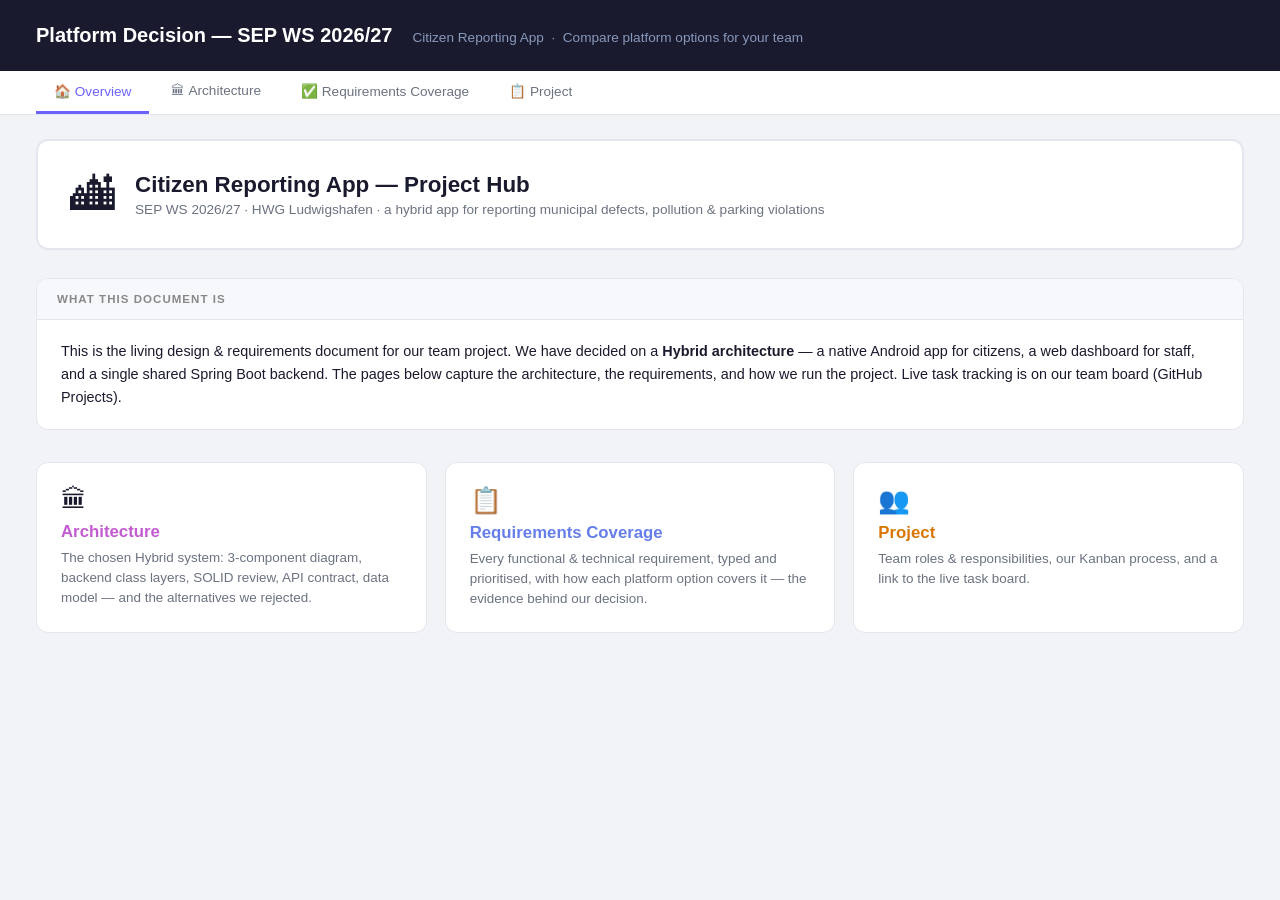
<file: index.html>
<!DOCTYPE html>
<html lang="en">
<head>
  <meta charset="utf-8">
  <meta http-equiv="refresh" content="0; url=./platform-comparison.html">
  <link rel="canonical" href="./platform-comparison.html">
  <title>SEP Citizen Reporting</title>
</head>
<body>
  <p>Redirecting to <a href="./platform-comparison.html">the project page</a>&hellip;</p>
</body>
</html>
</file>
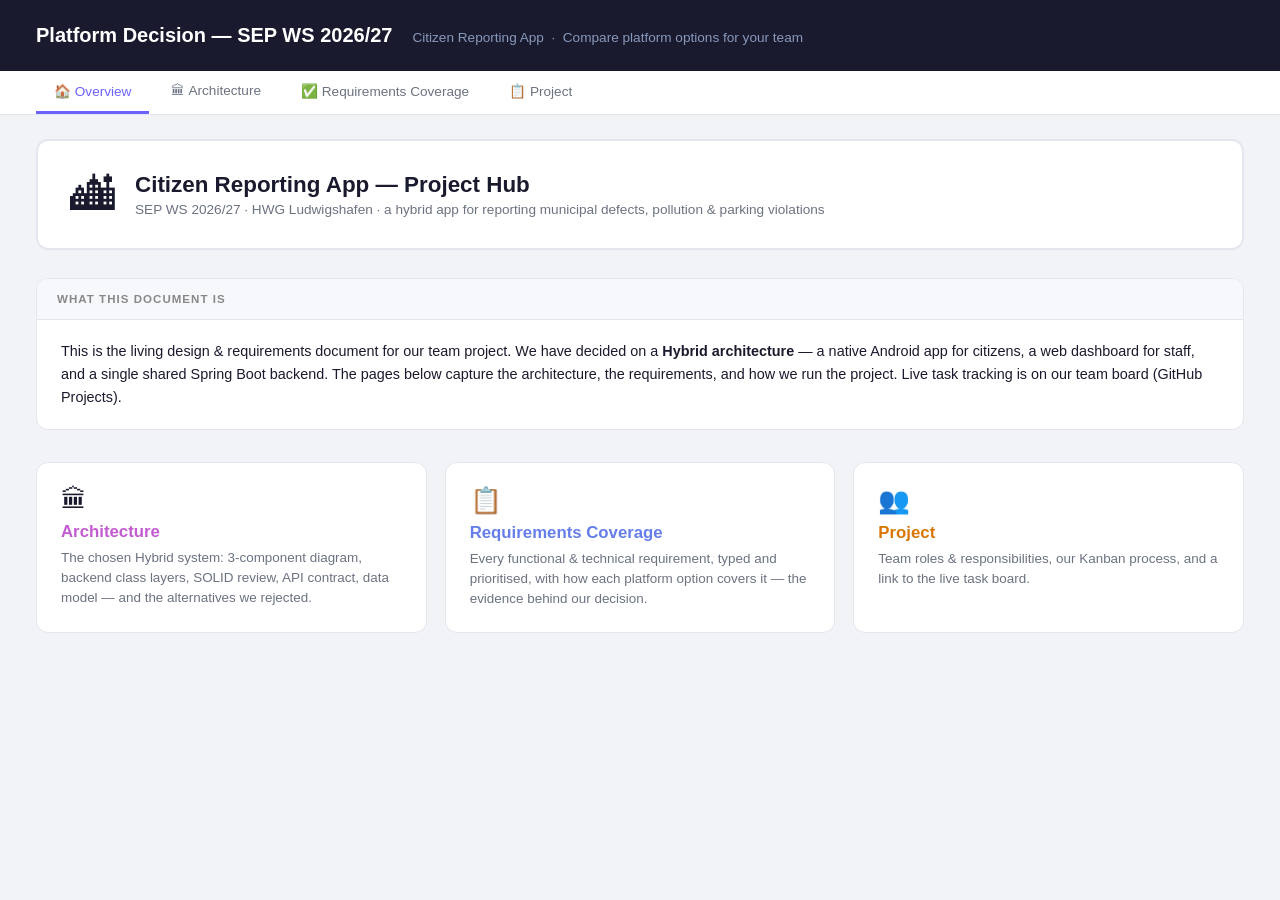
<file: platform-comparison.html>
<!DOCTYPE html>
<html lang="en">
<head>
<meta charset="UTF-8">
<meta name="viewport" content="width=device-width, initial-scale=1.0">
<title>Platform Decision — SEP WS 2026/27</title>
<style>
* { box-sizing: border-box; margin: 0; padding: 0; }

:root {
  --web:     #667eea;
  --desktop: #f09319;
  --mobile:  #11998e;
  --hybrid:  #c35bd1;
  --bg:      #f2f3f7;
  --surface: #ffffff;
  --border:  #e4e6ed;
  --text:    #1a1a2e;
  --muted:   #6b7280;
  --green:   #16a34a;
  --red:     #dc2626;
}

body { font-family: -apple-system, BlinkMacSystemFont, "Segoe UI", sans-serif; background: var(--bg); color: var(--text); }
html { overflow-y: scroll; }

/* ── HEADER ── */
header { background: var(--text); color: white; padding: 24px 36px; display: flex; align-items: baseline; gap: 20px; }
header h1 { font-size: 1.25rem; font-weight: 700; }
header span { color: #8899bb; font-size: 0.85rem; }

/* ── NAV TABS ── */
.tabs { background: var(--surface); border-bottom: 1px solid var(--border); padding: 0 36px; display: flex; gap: 4px; }
.tab { padding: 12px 18px; font-size: 0.85rem; font-weight: 500; color: var(--muted); border-bottom: 3px solid transparent; cursor: pointer; white-space: nowrap; transition: all 0.15s; }
.tab:hover { color: var(--text); }
.tab.active { color: #6c63ff; border-bottom-color: #6c63ff; }
.tab[data-view="web"].active    { color: var(--web);     border-bottom-color: var(--web); }
.tab[data-view="desktop"].active{ color: var(--desktop); border-bottom-color: var(--desktop); }
.tab[data-view="mobile"].active { color: var(--mobile);  border-bottom-color: var(--mobile); }
.tab[data-view="hybrid"].active { color: var(--hybrid);  border-bottom-color: var(--hybrid); }

/* ── TOOLBAR ── */
.toolbar { background: var(--surface); border-bottom: 1px solid var(--border); padding: 10px 36px; display: flex; gap: 10px; align-items: center; flex-wrap: wrap; }
.toolbar-label { font-size: 0.8rem; color: var(--muted); }
.chip { padding: 5px 14px; border-radius: 16px; border: 1.5px solid var(--border); background: var(--surface); font-size: 0.8rem; font-weight: 500; color: var(--muted); cursor: pointer; transition: all 0.15s; user-select: none; }
.chip:hover { border-color: #6c63ff; color: #6c63ff; }
.chip.sel { background: #6c63ff; border-color: #6c63ff; color: white; }
.chip[data-p="web"].sel    { background: var(--web);     border-color: var(--web); }
.chip[data-p="desktop"].sel{ background: var(--desktop); border-color: var(--desktop); }
.chip[data-p="mobile"].sel { background: var(--mobile);  border-color: var(--mobile); }
.chip[data-p="hybrid"].sel { background: var(--hybrid);  border-color: var(--hybrid); }
.sep { width: 1px; height: 20px; background: var(--border); margin: 0 4px; }

/* ── MAIN ── */
.main { padding: 24px 36px; max-width: 1600px; margin: 0 auto; }

/* ── CARDS GRID ── */
.cards-grid { display: grid; gap: 18px; grid-template-columns: repeat(4, 1fr); }
.cards-grid.two-col   { grid-template-columns: repeat(2, 1fr); }
.cards-grid.three-col { grid-template-columns: repeat(3, 1fr); }

.card {
  background: var(--surface);
  border-radius: 12px;
  border: 2px solid var(--border);
  overflow: hidden;
  transition: border-color 0.2s, box-shadow 0.2s, opacity 0.2s, transform 0.15s;
  cursor: default;
}
.card:hover { box-shadow: 0 4px 18px rgba(0,0,0,0.1); }
.card.hidden { display: none; }

.card-header { padding: 16px 20px; display: flex; align-items: center; gap: 12px; }
.card[data-p="web"]    .card-header { background: #667eea12; border-bottom: 2px solid #667eea30; }
.card[data-p="desktop"].card-header { background: #f0931912; border-bottom: 2px solid #f0931930; }
.card[data-p="mobile"] .card-header { background: #11998e12; border-bottom: 2px solid #11998e30; }
.card[data-p="hybrid"] .card-header { background: #c35bd112; border-bottom: 2px solid #c35bd130; }
.card-icon { font-size: 1.6rem; }
.card-name { font-size: 1rem; font-weight: 700; }
.card-sub  { font-size: 0.75rem; color: var(--muted); margin-top: 2px; }
.badge { margin-left: auto; font-size: 0.65rem; font-weight: 700; padding: 3px 9px; border-radius: 12px; letter-spacing: 0.04em; white-space: nowrap; }
.badge-rec  { background: #6c63ff; color: white; }
.badge-high { background: #dc262618; color: var(--red); }
.badge-combo{ background: #c35bd118; color: var(--hybrid); }

/* ── SECTION ── */
.section { padding: 14px 20px; border-top: 1px solid #f0f0f6; }
.sec-title { font-size: 0.67rem; font-weight: 700; text-transform: uppercase; letter-spacing: 0.09em; color: #aaa; margin-bottom: 10px; }

/* ── TAGS ── */
.tags { display: flex; flex-wrap: wrap; gap: 5px; }
.tag { padding: 3px 9px; border-radius: 5px; font-size: 0.73rem; font-weight: 500; }
.t-lang { background: #eef; color: #446; }
.t-fw   { background: #efe; color: #363; }
.t-db   { background: #fef3e2; color: #863; }
.t-map  { background: #e8f4fd; color: #256; }
.t-warn { background: #fef2f2; color: #991b1b; }

/* ── SCORES ── */
.scores { display: flex; flex-direction: column; gap: 9px; }
.sc-row { display: grid; grid-template-columns: 130px 1fr 36px; align-items: center; gap: 8px; }
.sc-label { font-size: 0.76rem; color: var(--muted); }
.sc-track { background: #f0f0f6; border-radius: 4px; height: 7px; overflow: visible; position: relative; }
.sc-bar   { height: 100%; border-radius: 4px; transition: width 0.5s ease; }
.card[data-p="web"]    .sc-bar { background: var(--web); }
.card[data-p="desktop"].sc-bar { background: var(--desktop); }
.card[data-p="mobile"] .sc-bar { background: var(--mobile); }
.card[data-p="hybrid"] .sc-bar { background: var(--hybrid); }
.sc-num { font-size: 0.72rem; font-weight: 600; color: var(--muted); text-align: right; }
.sc-best .sc-bar::after { content: "★"; position: absolute; right: -16px; top: -6px; font-size: 0.75rem; color: #f59e0b; }

/* ── PROS CONS ── */
.pc { display: grid; grid-template-columns: 1fr 1fr; gap: 10px; }
.pc-head { font-size: 0.72rem; font-weight: 700; margin-bottom: 6px; }
.pc-head.g { color: var(--green); }
.pc-head.r { color: var(--red); }
.pc-item { font-size: 0.77rem; color: #444; padding-left: 13px; position: relative; margin-bottom: 5px; line-height: 1.35; }
.pc-item.g::before { content: "+"; position: absolute; left: 0; color: var(--green); font-weight: 700; }
.pc-item.r::before { content: "−"; position: absolute; left: 0; color: var(--red); font-weight: 700; }

/* ── ARCHITECTURE (overview cards — diagram only) ── */
.arch-diagram {
  background: #f7f8fc; border-radius: 8px; padding: 12px 14px;
  font-family: "SFMono-Regular", Consolas, monospace; font-size: 0.72rem;
  line-height: 1.75; color: #334; white-space: pre; overflow-x: auto;
}

/* ── KNOWLEDGE ── */
.k-legend { display: flex; gap: 12px; margin-bottom: 8px; }
.k-leg { font-size: 0.7rem; color: var(--muted); display: flex; align-items: center; gap: 4px; }
.dot { width: 7px; height: 7px; border-radius: 50%; flex-shrink: 0; }
.dk { background: var(--green); }
.dl { background: #f59e0b; }
.dh { background: var(--red); }
.k-list { list-style: none; }
.k-list li { font-size: 0.78rem; padding: 5px 0; border-bottom: 1px solid #f4f4f8; display: flex; align-items: center; gap: 8px; color: #444; }
.k-list li:last-child { border-bottom: none; }

/* ── REQUIREMENTS TABLE ── */
.req-table { width: 100%; border-collapse: collapse; font-size: 0.8rem; table-layout: fixed; }
.req-table th { background: #f7f8fc; padding: 9px 12px; text-align: left; font-size: 0.72rem; font-weight: 700; text-transform: uppercase; letter-spacing: 0.06em; color: #aaa; border-bottom: 2px solid var(--border); white-space: nowrap; }
.req-table th.center { text-align: center; }
.req-table td { padding: 9px 12px; border-bottom: 1px solid #f4f4f8; vertical-align: middle; }
.req-table tr:last-child td { border-bottom: none; }
.req-table tr:hover td { background: #fafafa; }
.req-name { font-weight: 600; color: var(--text); }
.req-desc { font-size: 0.73rem; color: var(--muted); margin-top: 2px; }
.req-cell { text-align: center; }
.fit { display: inline-flex; align-items: center; gap: 4px; padding: 2px 8px; border-radius: 10px; font-size: 0.72rem; font-weight: 600; max-width: 100%; overflow: hidden; text-overflow: ellipsis; white-space: nowrap; }
.fit-good  { color: #374151; }
.fit-ok    { background: #fef9c3; color: #854d0e; }
.fit-poor  { background: #fee2e2; color: #991b1b; }
.fit-great { color: #374151; }

/* source / type / role / priority badges */
.src-badge { display: inline-block; font-size: 0.67rem; font-weight: 700; padding: 2px 7px; border-radius: 8px; white-space: nowrap; letter-spacing: 0.02em; }
.src-assigned { background: #dbeafe; color: #1e40af; }
.src-implied  { background: #fef9c3; color: #854d0e; }
.src-ext      { background: #f3e8ff; color: #6b21a8; }
.type-badge, .role-badge, .pri-badge { display: inline-block; font-size: 0.67rem; font-weight: 700; padding: 2px 7px; border-radius: 8px; white-space: nowrap; }
.type-func { background: #e0f2fe; color: #0369a1; }
.type-tech { background: #fce7f3; color: #9d174d; }
.role-citizen { background: #ecfdf5; color: #065f46; }
.role-staff   { background: #eff6ff; color: #1e40af; }
.role-both    { background: #f5f3ff; color: #5b21b6; }
.pri-core { background: #fef3c7; color: #92400e; }
.pri-opt  { background: #f1f5f9; color: #475569; }

/* ── REQ FILTER BAR ── */
.req-filter-bar { background: white; border-radius: 12px; border: 1px solid var(--border); padding: 12px 16px; margin-top: 12px; display: flex; gap: 10px; align-items: center; flex-wrap: wrap; }
.req-filter-group { display: flex; align-items: center; gap: 6px; }
.req-filter-label { font-size: 0.75rem; font-weight: 700; color: var(--muted); white-space: nowrap; }
.req-filter-sep { width: 1px; height: 22px; background: var(--border); }

/* empty state */
.req-empty { text-align: center; padding: 32px; color: var(--muted); font-size: 0.85rem; background: white; border-radius: 12px; border: 1px solid var(--border); margin-top: 0; }

/* ── VIEWS ── */
.view { display: none; }
.view.active { display: block; }

/* ── SECTION VISIBILITY ── */
.section[data-sec] { }

/* ── DETAIL PAGE ── */
.detail-page { display: flex; flex-direction: column; gap: 28px; }

.detail-hero {
  background: var(--surface); border-radius: 12px; border: 2px solid var(--border);
  padding: 28px 32px; display: flex; align-items: center; gap: 20px;
}
.detail-hero-icon { font-size: 2.8rem; flex-shrink: 0; }
.detail-hero-title { font-size: 1.4rem; font-weight: 700; }
.detail-hero-sub { font-size: 0.85rem; color: var(--muted); margin-top: 4px; }
.detail-hero-badge { margin-left: auto; font-size: 0.7rem; font-weight: 700; padding: 5px 14px; border-radius: 14px; white-space: nowrap; }

.view[id^="view-web"]     .detail-hero { border-color: #667eea40; background: #667eea08; }
.view[id^="view-desktop"] .detail-hero { border-color: #f0931940; background: #f0931908; }
.view[id^="view-mobile"]  .detail-hero { border-color: #11998e40; background: #11998e08; }
.view[id^="view-hybrid"]  .detail-hero { border-color: #c35bd140; background: #c35bd108; }

.detail-grid { display: grid; grid-template-columns: 1fr 1fr; gap: 20px; }
.detail-grid.single { grid-template-columns: 1fr; }

.detail-card {
  background: var(--surface); border-radius: 12px; border: 1px solid var(--border);
  overflow: hidden;
}
.detail-card-header {
  padding: 14px 20px; background: #f7f8fc; border-bottom: 1px solid var(--border);
  font-size: 0.72rem; font-weight: 700; text-transform: uppercase;
  letter-spacing: 0.09em; color: #888;
}
.detail-card-body { padding: 18px 20px; }

/* tech table */
.tech-table { width: 100%; border-collapse: collapse; }
.tech-table tr { border-bottom: 1px solid #f0f0f6; }
.tech-table tr:last-child { border-bottom: none; }
.tech-table td { padding: 9px 4px; vertical-align: top; font-size: 0.82rem; }
.tech-table td:first-child { width: 130px; font-weight: 600; color: var(--muted); font-size: 0.75rem; padding-right: 12px; padding-top: 11px; }
.tech-tags { display: flex; flex-wrap: wrap; gap: 5px; }

/* component list */
.comp-list { display: flex; flex-direction: column; gap: 14px; }
.comp-item { display: flex; gap: 14px; align-items: flex-start; }
.comp-icon { font-size: 1.4rem; flex-shrink: 0; margin-top: 2px; }
.comp-name { font-size: 0.85rem; font-weight: 700; color: var(--text); margin-bottom: 4px; }
.comp-desc { font-size: 0.8rem; color: #555; line-height: 1.5; }
.comp-detail { font-size: 0.77rem; color: var(--muted); margin-top: 6px; line-height: 1.45; }
.comp-tags { display: flex; flex-wrap: wrap; gap: 4px; margin-top: 6px; }

/* arch diagram — wider in detail view */
.detail-arch-diagram {
  background: #f7f8fc; border-radius: 8px; padding: 16px 18px;
  font-family: "SFMono-Regular", Consolas, monospace; font-size: 0.76rem;
  line-height: 1.8; color: #334; white-space: pre; overflow-x: auto;
}

/* flow steps */
.flow-steps { display: flex; flex-direction: column; gap: 0; }
.flow-step { display: flex; gap: 14px; align-items: flex-start; padding: 12px 0; border-bottom: 1px solid #f0f0f6; }
.flow-step:last-child { border-bottom: none; }
.flow-num { width: 24px; height: 24px; border-radius: 50%; background: #6c63ff18; color: #6c63ff; font-size: 0.72rem; font-weight: 700; display: flex; align-items: center; justify-content: center; flex-shrink: 0; margin-top: 1px; }
.view[id="view-web"]     .flow-num { background: #667eea18; color: var(--web); }
.view[id="view-desktop"] .flow-num { background: #f0931918; color: var(--desktop); }
.view[id="view-mobile"]  .flow-num { background: #11998e18; color: var(--mobile); }
.view[id="view-hybrid"]  .flow-num { background: #c35bd118; color: var(--hybrid); }
.flow-title { font-size: 0.82rem; font-weight: 600; color: var(--text); margin-bottom: 3px; }
.flow-desc  { font-size: 0.78rem; color: var(--muted); line-height: 1.4; }

/* data model table */
.data-table { width: 100%; border-collapse: collapse; font-size: 0.8rem; }
.data-table th { background: #f7f8fc; padding: 7px 10px; text-align: left; font-size: 0.7rem; font-weight: 700; text-transform: uppercase; letter-spacing: 0.06em; color: #aaa; border-bottom: 2px solid var(--border); }
.data-table td { padding: 7px 10px; border-bottom: 1px solid #f4f4f8; color: #444; }
.data-table tr:last-child td { border-bottom: none; }
.col-type { font-family: "SFMono-Regular", Consolas, monospace; font-size: 0.72rem; color: #6c63ff; }
.col-note { font-size: 0.72rem; color: var(--muted); }

/* warning / info callout */
.callout { border-radius: 8px; padding: 12px 16px; font-size: 0.8rem; line-height: 1.5; display: flex; gap: 10px; align-items: flex-start; }
.callout-warn { background: #fef9c3; border-left: 3px solid #d97706; color: #78350f; }
.callout-info { background: #eff6ff; border-left: 3px solid #3b82f6; color: #1e40af; }
.callout-danger { background: #fee2e2; border-left: 3px solid #dc2626; color: #7f1d1d; }
.callout-icon { font-size: 1rem; flex-shrink: 0; margin-top: 1px; }
/* ── PROJECT VIEW ── */
.project-page { display: flex; flex-direction: column; gap: 28px; }

/* sprint timeline */
.sprint-timeline { display: flex; gap: 0; background: var(--surface); border-radius: 12px; border: 1px solid var(--border); overflow: hidden; }
.sprint-block { flex: 1; padding: 16px 18px; border-right: 1px solid var(--border); position: relative; }
.sprint-block:last-child { border-right: none; }
.sprint-block.active-phase { background: #6c63ff08; }
.sprint-num { font-size: 0.65rem; font-weight: 700; text-transform: uppercase; letter-spacing: 0.1em; color: var(--muted); margin-bottom: 4px; }
.sprint-name { font-size: 0.88rem; font-weight: 700; color: var(--text); margin-bottom: 6px; }
.sprint-goal { font-size: 0.75rem; color: var(--muted); line-height: 1.4; margin-bottom: 10px; }
.sprint-deliverables { display: flex; flex-direction: column; gap: 4px; }
.sprint-del { font-size: 0.72rem; color: #444; padding-left: 11px; position: relative; }
.sprint-del::before { content: "·"; position: absolute; left: 2px; color: #aaa; }
.sprint-status { display: inline-block; font-size: 0.62rem; font-weight: 700; padding: 2px 7px; border-radius: 8px; margin-top: 10px; letter-spacing: 0.04em; }
.status-done     { background: #dcfce7; color: #166534; }
.status-active   { background: #6c63ff18; color: #6c63ff; }
.status-pending  { background: #f1f5f9; color: #64748b; }

/* team table */
.team-table { width: 100%; border-collapse: collapse; font-size: 0.82rem; }
.team-table th { background: #f7f8fc; padding: 9px 14px; text-align: left; font-size: 0.7rem; font-weight: 700; text-transform: uppercase; letter-spacing: 0.07em; color: #aaa; border-bottom: 2px solid var(--border); }
.team-table td { padding: 10px 14px; border-bottom: 1px solid #f4f4f8; vertical-align: top; }
.team-table tr:last-child td { border-bottom: none; }
.member-name { font-weight: 700; color: var(--text); }
.member-you  { font-size: 0.65rem; font-weight: 700; background: #6c63ff; color: white; padding: 1px 6px; border-radius: 8px; margin-left: 6px; vertical-align: middle; }
.role-primary { font-weight: 600; color: var(--text); font-size: 0.8rem; }
.role-secondary { font-size: 0.74rem; color: var(--muted); margin-top: 2px; }
.pres-topic { display: inline-block; background: #eff6ff; color: #1e40af; font-size: 0.68rem; font-weight: 600; padding: 2px 7px; border-radius: 8px; margin: 2px 2px 2px 0; }
.report-topic { display: inline-block; background: #f0fdf4; color: #166534; font-size: 0.68rem; font-weight: 600; padding: 2px 7px; border-radius: 8px; margin: 2px 2px 2px 0; }

/* product backlog overview table */
.backlog-table { width: 100%; border-collapse: collapse; font-size: 0.8rem; table-layout: fixed; }
.backlog-table th { background: #f7f8fc; padding: 9px 14px; text-align: left; font-size: 0.7rem; font-weight: 700; text-transform: uppercase; letter-spacing: 0.07em; color: #aaa; border-bottom: 2px solid var(--border); }
.backlog-table td { padding: 9px 14px; border-bottom: 1px solid #f4f4f8; vertical-align: top; }
.backlog-table tr:last-child td { border-bottom: none; }
.backlog-table .sprint-col { font-weight: 700; color: var(--text); white-space: nowrap; }
.backlog-owner { display: inline-block; font-size: 0.68rem; font-weight: 700; background: #6c63ff12; color: #6c63ff; padding: 1px 7px; border-radius: 6px; margin: 1px 2px 1px 0; }
.backlog-task { font-size: 0.75rem; color: #444; margin: 1px 0; }

.tech-info-tag { cursor: pointer; transition: transform 0.1s, box-shadow 0.1s; }
.tech-info-tag:hover { transform: translateY(-1px); box-shadow: 0 2px 8px rgba(0,0,0,0.12); }
.tech-info-tag.active { outline: 2px solid #6c63ff; outline-offset: 1px; }
.tech-drawer-section { display: flex; flex-direction: column; gap: 6px; }
.tech-drawer-section-title { font-size: 0.68rem; font-weight: 700; text-transform: uppercase; letter-spacing: 0.08em; color: #6c63ff; }
.tech-drawer-section-body { font-size: 0.82rem; line-height: 1.6; color: #374151; }
.tech-drawer-install { background: #1e1e2e; color: #a5b4fc; font-family: ui-monospace,SFMono-Regular,Menlo,monospace; font-size: 0.78rem; padding: 10px 14px; border-radius: 6px; white-space: pre-wrap; line-height: 1.6; }
.tech-drawer-install .cmd-comment { color: #6b7280; }

/* process model note */
.process-note { background: var(--surface); border-radius: 12px; border: 1px solid var(--border); padding: 20px 24px; }
.process-note-title { font-size: 0.72rem; font-weight: 700; text-transform: uppercase; letter-spacing: 0.09em; color: #aaa; margin-bottom: 10px; }
.process-note p { font-size: 0.82rem; color: #444; line-height: 1.6; margin-bottom: 8px; }
.process-note p:last-child { margin-bottom: 0; }
.process-note strong { color: var(--text); }

</style>
</head>
<body>

<header>
  <h1>Platform Decision — SEP WS 2026/27</h1>
  <span>Citizen Reporting App &nbsp;·&nbsp; Compare platform options for your team</span>
</header>

<!-- TABS -->
<div class="tabs">
  <div class="tab active" data-view="overview">🏠 Overview</div>
  <div class="tab" data-view="hybrid">🏛 Architecture</div>
  <div class="tab" data-view="requirements">✅ Requirements Coverage</div>
  <div class="tab" data-view="project">📋 Project</div>
</div>

<div class="main">

  <!-- ════════════════════════════════════════════════════════
       OVERVIEW VIEW — landing page
  ════════════════════════════════════════════════════════ -->
  <div class="view active" id="view-overview">
    <div class="detail-page">

      <div class="detail-hero">
        <div class="detail-hero-icon">🏙</div>
        <div>
          <div class="detail-hero-title">Citizen Reporting App — Project Hub</div>
          <div class="detail-hero-sub">SEP WS 2026/27 · HWG Ludwigshafen · a hybrid app for reporting municipal defects, pollution &amp; parking violations</div>
        </div>
      </div>

      <div class="detail-card">
        <div class="detail-card-header">What this document is</div>
        <div class="detail-card-body" style="padding:20px 24px;font-size:0.9rem;line-height:1.6;color:var(--text);">
          This is the living design &amp; requirements document for our team project. We have decided on a <strong>Hybrid architecture</strong> — a native Android app for citizens, a web dashboard for staff, and a single shared Spring Boot backend. The pages below capture the architecture, the requirements, and how we run the project. Live task tracking is on our team board (GitHub Projects).
        </div>
      </div>

      <div class="cards-grid three-col" style="margin-top:4px;">
        <div class="detail-card" style="cursor:pointer;" onclick="document.querySelector('.tab[data-view=&quot;hybrid&quot;]').click()">
          <div class="detail-card-body" style="padding:22px 24px;">
            <div style="font-size:1.6rem;margin-bottom:8px;">🏛</div>
            <div style="font-weight:700;font-size:1.05rem;margin-bottom:6px;color:var(--hybrid);">Architecture</div>
            <div style="font-size:0.84rem;color:var(--muted);line-height:1.5;">The chosen Hybrid system: 3-component diagram, backend class layers, SOLID review, API contract, data model — and the alternatives we rejected.</div>
          </div>
        </div>
        <div class="detail-card" style="cursor:pointer;" onclick="document.querySelector('.tab[data-view=&quot;requirements&quot;]').click()">
          <div class="detail-card-body" style="padding:22px 24px;">
            <div style="font-size:1.6rem;margin-bottom:8px;">📋</div>
            <div style="font-weight:700;font-size:1.05rem;margin-bottom:6px;color:var(--web);">Requirements Coverage</div>
            <div style="font-size:0.84rem;color:var(--muted);line-height:1.5;">Every functional &amp; technical requirement, typed and prioritised, with how each platform option covers it — the evidence behind our decision.</div>
          </div>
        </div>
        <div class="detail-card" style="cursor:pointer;" onclick="document.querySelector('.tab[data-view=&quot;project&quot;]').click()">
          <div class="detail-card-body" style="padding:22px 24px;">
            <div style="font-size:1.6rem;margin-bottom:8px;">👥</div>
            <div style="font-weight:700;font-size:1.05rem;margin-bottom:6px;color:#d97706;">Project</div>
            <div style="font-size:0.84rem;color:var(--muted);line-height:1.5;">Team roles &amp; responsibilities, our Kanban process, and a link to the live task board.</div>
          </div>
        </div>
      </div>

    </div>
  </div>

  <!-- ════════════════════════════════════════════════════════
       REQUIREMENTS VIEW
  ════════════════════════════════════════════════════════ -->
  <div class="view" id="view-requirements">
    <div class="req-filter-bar">
      <div class="req-filter-group">
        <span class="req-filter-label">Type</span>
        <div class="chip" data-rf="type" data-rv="functional">Functional</div>
        <div class="chip" data-rf="type" data-rv="technical">Technical</div>
      </div>
      <div class="req-filter-sep"></div>
      <div class="req-filter-group">
        <span class="req-filter-label">Role</span>
        <div class="chip" data-rf="role" data-rv="citizen">Citizen</div>
        <div class="chip" data-rf="role" data-rv="staff">Staff</div>
        <div class="chip" data-rf="role" data-rv="both">Both</div>
      </div>
      <div class="req-filter-sep"></div>
      <div class="req-filter-group">
        <span class="req-filter-label">Source</span>
        <div class="chip" data-rf="source" data-rv="assigned">From assignment</div>
        <div class="chip" data-rf="source" data-rv="implied">Implied</div>
        <div class="chip" data-rf="source" data-rv="team">Team idea</div>
      </div>
      <div class="req-filter-sep"></div>
      <div class="req-filter-group">
        <span class="req-filter-label">Priority</span>
        <div class="chip" data-rf="priority" data-rv="core">Core</div>
        <div class="chip" data-rf="priority" data-rv="optional">Optional</div>
      </div>
    </div>

    <div id="req-empty" class="req-empty" style="display:none">No requirements match the current filters.</div>

    <div id="req-table-wrap" style="background:white;border-radius:12px;border:1px solid var(--border);overflow:hidden;margin-top:0;">
      <table class="req-table" id="reqTable">
        <thead>
          <tr>
            <th style="width:220px">Requirement</th>
            <th style="width:100px">Source</th>
            <th style="width:90px">Type</th>
            <th style="width:80px">Role</th>
            <th style="width:80px">Priority</th>
            <th class="center" style="width:140px;color:var(--web)">🌐 Web</th>
            <th class="center" style="width:140px;color:var(--desktop)">🖥 Desktop</th>
            <th class="center" style="width:140px;color:var(--mobile)">📱 Mobile</th>
            <th class="center" style="width:140px;color:var(--hybrid)">🔀 Hybrid</th>
          </tr>
        </thead>
        <tbody>
          <tr data-type="functional" data-role="citizen" data-source="assigned" data-priority="core">
            <td><div class="req-name">Report submission form</div><div class="req-desc">Submit with type, description, photo, and location</div></td>
            <td><span class="src-badge src-assigned">from assignment</span></td>
            <td><span class="type-badge type-func">Functional</span></td>
            <td><span class="role-badge role-citizen">Citizen</span></td>
            <td><span class="pri-badge pri-core">Core</span></td>
            <td class="req-cell"><span class="fit fit-great">✓ HTML form</span></td>
            <td class="req-cell"><span class="fit fit-great">✓ JavaFX form</span></td>
            <td class="req-cell"><span class="fit fit-great">✓ Native UI</span></td>
            <td class="req-cell"><span class="fit fit-great">✓ Native UI</span></td>
          </tr>
          <tr data-type="functional" data-role="citizen" data-source="assigned" data-priority="core">
            <td><div class="req-name">Map-based location selection</div><div class="req-desc">Citizen taps/clicks a point on the map to set location</div></td>
            <td><span class="src-badge src-assigned">from assignment</span></td>
            <td><span class="type-badge type-func">Functional</span></td>
            <td><span class="role-badge role-citizen">Citizen</span></td>
            <td><span class="pri-badge pri-core">Core</span></td>
            <td class="req-cell"><span class="fit fit-great">✓ Leaflet click</span></td>
            <td class="req-cell"><span class="fit fit-poor">✗ WebView hack</span></td>
            <td class="req-cell"><span class="fit fit-great">✓ OSMDroid</span></td>
            <td class="req-cell"><span class="fit fit-great">✓ OSMDroid</span></td>
          </tr>
          <tr data-type="functional" data-role="citizen" data-source="assigned" data-priority="core">
            <td><div class="req-name">Photo attachment</div><div class="req-desc">Optionally attach a photo to the report</div></td>
            <td><span class="src-badge src-assigned">from assignment</span></td>
            <td><span class="type-badge type-func">Functional</span></td>
            <td><span class="role-badge role-citizen">Citizen</span></td>
            <td><span class="pri-badge pri-core">Core</span></td>
            <td class="req-cell"><span class="fit fit-great">✓ File input</span></td>
            <td class="req-cell"><span class="fit fit-great">✓ File chooser</span></td>
            <td class="req-cell"><span class="fit fit-great">✓ Camera intent</span></td>
            <td class="req-cell"><span class="fit fit-great">✓ Camera intent</span></td>
          </tr>
          <tr data-type="functional" data-role="citizen" data-source="assigned" data-priority="core">
            <td><div class="req-name">Report category selection</div><div class="req-desc">Choose between defect, pollution, or parking violation</div></td>
            <td><span class="src-badge src-assigned">from assignment</span></td>
            <td><span class="type-badge type-func">Functional</span></td>
            <td><span class="role-badge role-citizen">Citizen</span></td>
            <td><span class="pri-badge pri-core">Core</span></td>
            <td class="req-cell"><span class="fit fit-great">✓ Dropdown/radio</span></td>
            <td class="req-cell"><span class="fit fit-great">✓ ComboBox</span></td>
            <td class="req-cell"><span class="fit fit-great">✓ Spinner/Radio</span></td>
            <td class="req-cell"><span class="fit fit-great">✓ All</span></td>
          </tr>
          <tr data-type="functional" data-role="citizen" data-source="assigned" data-priority="core">
            <td><div class="req-name">Textual description</div><div class="req-desc">Free-text field to describe the issue</div></td>
            <td><span class="src-badge src-assigned">from assignment</span></td>
            <td><span class="type-badge type-func">Functional</span></td>
            <td><span class="role-badge role-citizen">Citizen</span></td>
            <td><span class="pri-badge pri-core">Core</span></td>
            <td class="req-cell"><span class="fit fit-great">✓ Textarea</span></td>
            <td class="req-cell"><span class="fit fit-great">✓ TextArea</span></td>
            <td class="req-cell"><span class="fit fit-great">✓ EditText</span></td>
            <td class="req-cell"><span class="fit fit-great">✓ All</span></td>
          </tr>
          <tr data-type="functional" data-role="staff" data-source="assigned" data-priority="core">
            <td><div class="req-name">View all submitted reports</div><div class="req-desc">List or table of all citizen reports</div></td>
            <td><span class="src-badge src-assigned">from assignment</span></td>
            <td><span class="type-badge type-func">Functional</span></td>
            <td><span class="role-badge role-staff">Staff</span></td>
            <td><span class="pri-badge pri-core">Core</span></td>
            <td class="req-cell"><span class="fit fit-great">✓ Table/list view</span></td>
            <td class="req-cell"><span class="fit fit-great">✓ TableView</span></td>
            <td class="req-cell"><span class="fit fit-poor">✗ Needs extra UI</span></td>
            <td class="req-cell"><span class="fit fit-great">✓ Web dashboard</span></td>
          </tr>
          <tr data-type="functional" data-role="staff" data-source="assigned" data-priority="core">
            <td><div class="req-name">Edit report details</div><div class="req-desc">Staff can update or annotate a report</div></td>
            <td><span class="src-badge src-assigned">from assignment</span></td>
            <td><span class="type-badge type-func">Functional</span></td>
            <td><span class="role-badge role-staff">Staff</span></td>
            <td><span class="pri-badge pri-core">Core</span></td>
            <td class="req-cell"><span class="fit fit-great">✓ Form in browser</span></td>
            <td class="req-cell"><span class="fit fit-great">✓ Edit dialog</span></td>
            <td class="req-cell"><span class="fit fit-poor">✗ Needs extra UI</span></td>
            <td class="req-cell"><span class="fit fit-great">✓ Web form</span></td>
          </tr>
          <tr data-type="functional" data-role="staff" data-source="assigned" data-priority="core">
            <td><div class="req-name">Delete resolved reports</div><div class="req-desc">Remove a report after it has been handled</div></td>
            <td><span class="src-badge src-assigned">from assignment</span></td>
            <td><span class="type-badge type-func">Functional</span></td>
            <td><span class="role-badge role-staff">Staff</span></td>
            <td><span class="pri-badge pri-core">Core</span></td>
            <td class="req-cell"><span class="fit fit-great">✓ DELETE endpoint</span></td>
            <td class="req-cell"><span class="fit fit-great">✓ Button + SQL</span></td>
            <td class="req-cell"><span class="fit fit-poor">✗ Needs extra UI</span></td>
            <td class="req-cell"><span class="fit fit-great">✓ Web action</span></td>
          </tr>
          <tr data-type="technical" data-role="both" data-source="assigned" data-priority="core">
            <td><div class="req-name">Java and/or JavaScript</div><div class="req-desc">Mandatory language constraint from assignment</div></td>
            <td><span class="src-badge src-assigned">from assignment</span></td>
            <td><span class="type-badge type-tech">Technical</span></td>
            <td><span class="role-badge role-both">Both</span></td>
            <td><span class="pri-badge pri-core">Core</span></td>
            <td class="req-cell"><span class="fit fit-great">✓ Both</span></td>
            <td class="req-cell"><span class="fit fit-great">✓ Java only</span></td>
            <td class="req-cell"><span class="fit fit-great">✓ Java (Android)</span></td>
            <td class="req-cell"><span class="fit fit-great">✓ Both</span></td>
          </tr>
          <tr data-type="technical" data-role="both" data-source="assigned" data-priority="core">
            <td><div class="req-name">OpenStreetMap / Leaflet</div><div class="req-desc">Suggested tools for map data and rendering</div></td>
            <td><span class="src-badge src-assigned">from assignment</span></td>
            <td><span class="type-badge type-tech">Technical</span></td>
            <td><span class="role-badge role-both">Both</span></td>
            <td><span class="pri-badge pri-core">Core</span></td>
            <td class="req-cell"><span class="fit fit-great">✓ Leaflet native</span></td>
            <td class="req-cell"><span class="fit fit-ok">△ Via WebView</span></td>
            <td class="req-cell"><span class="fit fit-great">✓ OSMDroid</span></td>
            <td class="req-cell"><span class="fit fit-great">✓ Both</span></td>
          </tr>
          <tr data-type="technical" data-role="both" data-source="implied" data-priority="core">
            <td><div class="req-name">Shared data between roles</div><div class="req-desc">Citizen submissions must be visible to staff — requires a central data store</div></td>
            <td><span class="src-badge src-implied">implied</span></td>
            <td><span class="type-badge type-tech">Technical</span></td>
            <td><span class="role-badge role-both">Both</span></td>
            <td><span class="pri-badge pri-core">Core</span></td>
            <td class="req-cell"><span class="fit fit-great">✓ Central DB</span></td>
            <td class="req-cell"><span class="fit fit-poor">✗ Standalone breaks this</span></td>
            <td class="req-cell"><span class="fit fit-great">✓ Central DB</span></td>
            <td class="req-cell"><span class="fit fit-great">✓ Central DB</span></td>
          </tr>
          <tr data-type="functional" data-role="citizen" data-source="assigned" data-priority="optional">
            <td><div class="req-name">Parking violation reports</div><div class="req-desc">Third report category, explicitly marked optional in the assignment</div></td>
            <td><span class="src-badge src-assigned">from assignment</span></td>
            <td><span class="type-badge type-func">Functional</span></td>
            <td><span class="role-badge role-citizen">Citizen</span></td>
            <td><span class="pri-badge pri-opt">Optional</span></td>
            <td class="req-cell"><span class="fit fit-great">✓ Extra enum value</span></td>
            <td class="req-cell"><span class="fit fit-great">✓ Extra enum value</span></td>
            <td class="req-cell"><span class="fit fit-great">✓ Extra category</span></td>
            <td class="req-cell"><span class="fit fit-great">✓ All</span></td>
          </tr>
          <tr data-type="technical" data-role="staff" data-source="team" data-priority="optional">
            <td><div class="req-name">Staff authentication / login</div><div class="req-desc">Protect the staff view behind a login — not in the assignment but needed for any real deployment</div></td>
            <td><span class="src-badge src-ext">team idea</span></td>
            <td><span class="type-badge type-tech">Technical</span></td>
            <td><span class="role-badge role-staff">Staff</span></td>
            <td><span class="pri-badge pri-opt">Optional</span></td>
            <td class="req-cell"><span class="fit fit-great">✓ Session / JWT</span></td>
            <td class="req-cell"><span class="fit fit-ok">△ Local login dialog</span></td>
            <td class="req-cell"><span class="fit fit-poor">✗ Needs extra UI</span></td>
            <td class="req-cell"><span class="fit fit-great">✓ Web login</span></td>
          </tr>
          <tr data-type="functional" data-role="citizen" data-source="team" data-priority="optional">
            <td><div class="req-name">GPS auto-fill location</div><div class="req-desc">Pre-fill the map location from device GPS</div></td>
            <td><span class="src-badge src-ext">team idea</span></td>
            <td><span class="type-badge type-func">Functional</span></td>
            <td><span class="role-badge role-citizen">Citizen</span></td>
            <td><span class="pri-badge pri-opt">Optional</span></td>
            <td class="req-cell"><span class="fit fit-ok">△ Browser Geolocation API</span></td>
            <td class="req-cell"><span class="fit fit-poor">✗ Not available</span></td>
            <td class="req-cell"><span class="fit fit-great">✓ FusedLocation</span></td>
            <td class="req-cell"><span class="fit fit-great">✓ FusedLocation</span></td>
          </tr>
          <tr data-type="functional" data-role="staff" data-source="team" data-priority="optional">
            <td><div class="req-name">Map overview for staff</div><div class="req-desc">Staff see all open reports as pins on a map</div></td>
            <td><span class="src-badge src-ext">team idea</span></td>
            <td><span class="type-badge type-func">Functional</span></td>
            <td><span class="role-badge role-staff">Staff</span></td>
            <td><span class="pri-badge pri-opt">Optional</span></td>
            <td class="req-cell"><span class="fit fit-great">✓ Leaflet markers</span></td>
            <td class="req-cell"><span class="fit fit-poor">✗ WebView hack</span></td>
            <td class="req-cell"><span class="fit fit-poor">✗ Needs extra UI</span></td>
            <td class="req-cell"><span class="fit fit-great">✓ Leaflet (web)</span></td>
          </tr>
          <tr data-type="functional" data-role="staff" data-source="team" data-priority="optional">
            <td><div class="req-name">Report status tracking</div><div class="req-desc">Status field (open → in progress → resolved)</div></td>
            <td><span class="src-badge src-ext">team idea</span></td>
            <td><span class="type-badge type-func">Functional</span></td>
            <td><span class="role-badge role-staff">Staff</span></td>
            <td><span class="pri-badge pri-opt">Optional</span></td>
            <td class="req-cell"><span class="fit fit-great">✓ Dropdown + DB column</span></td>
            <td class="req-cell"><span class="fit fit-great">✓ ComboBox + DB</span></td>
            <td class="req-cell"><span class="fit fit-poor">✗ Needs extra UI</span></td>
            <td class="req-cell"><span class="fit fit-great">✓ Both UIs</span></td>
          </tr>
        </tbody>
      </table>
    </div>
  </div><!-- /view-requirements -->


  <!-- ════════════════════════════════════════════════════════
       ARCHITECTURE VIEW (chosen: Hybrid)
  ════════════════════════════════════════════════════════ -->
  <div class="view" id="view-hybrid">
    <div class="detail-page">

      <div class="detail-hero">
        <div class="detail-hero-icon">🏛</div>
        <div>
          <div class="detail-hero-title">Architecture — Web + Mobile Hybrid</div>
          <div class="detail-hero-sub">Our chosen design · Android app for citizens · Web dashboard for staff · single shared Spring Boot backend</div>
        </div>
        <div class="detail-hero-badge badge-combo">Chosen Solution</div>
      </div>

      <!-- Technologies -->
      <div class="detail-card">
        <div class="detail-card-header">Technologies &amp; Frameworks <span style="font-size:0.72rem;font-weight:400;color:var(--muted);margin-left:8px">· click any tag to learn more</span></div>
        <div class="detail-card-body">
          <table class="tech-table">
            <tr>
              <td>Languages</td>
              <td><div class="tech-tags">
                <span class="tag t-lang tech-info-tag" data-tech="java">Java (Android + Backend)</span>
                <span class="tag t-lang tech-info-tag" data-tech="javascript">JavaScript (Web)</span>
              </div></td>
            </tr>
            <tr>
              <td>Android</td>
              <td><div class="tech-tags">
                <span class="tag t-fw tech-info-tag" data-tech="android-sdk">Android SDK</span>
                <span class="tag t-map tech-info-tag" data-tech="osmdroid">OSMDroid</span>
                <span class="tag t-fw tech-info-tag" data-tech="fusedlocation">FusedLocation</span>
                <span class="tag t-fw tech-info-tag" data-tech="camera-intent">Camera Intent</span>
                <span class="tag t-fw tech-info-tag" data-tech="retrofit">Retrofit 2</span>
              </div></td>
            </tr>
            <tr>
              <td>Web</td>
              <td><div class="tech-tags">
                <span class="tag t-fw tech-info-tag" data-tech="vanilla-js">Vanilla JS</span>
                <span class="tag t-map tech-info-tag" data-tech="leaflet">Leaflet.js</span>
                <span class="tag t-map tech-info-tag" data-tech="osm">OpenStreetMap</span>
              </div></td>
            </tr>
            <tr>
              <td>Backend</td>
              <td><div class="tech-tags">
                <span class="tag t-fw tech-info-tag" data-tech="spring-boot">Spring Boot 3</span>
                <span class="tag t-fw tech-info-tag" data-tech="spring-security">Spring Security</span>
                <span class="tag t-fw tech-info-tag" data-tech="spring-jpa">Spring Data JPA</span>
                <span class="tag t-db tech-info-tag" data-tech="postgresql">PostgreSQL</span>
                <span class="tag t-fw tech-info-tag" data-tech="openapi">OpenAPI / Swagger</span>
              </div></td>
            </tr>
          </table>
        </div>
      </div>

      <!-- Tech info drawer -->
      <div id="tech-drawer-overlay" style="display:none;position:fixed;inset:0;background:rgba(0,0,0,0.35);z-index:1000;" onclick="closeTechDrawer()"></div>
      <div id="tech-drawer" style="display:none;position:fixed;top:0;right:0;width:420px;max-width:95vw;height:100vh;background:white;box-shadow:-4px 0 32px rgba(0,0,0,0.15);z-index:1001;overflow-y:auto;padding:0;flex-direction:column;">
        <div id="tech-drawer-header" style="padding:20px 24px 16px;border-bottom:1px solid #f0f0f6;display:flex;align-items:flex-start;justify-content:space-between;gap:12px;position:sticky;top:0;background:white;z-index:1;">
          <div>
            <div id="tech-drawer-title" style="font-size:1.15rem;font-weight:700;color:var(--text);margin-bottom:3px;"></div>
            <div id="tech-drawer-category" style="font-size:0.75rem;color:var(--muted);font-weight:500;"></div>
          </div>
          <button onclick="closeTechDrawer()" style="background:none;border:none;cursor:pointer;font-size:1.2rem;color:#aaa;padding:2px 6px;line-height:1;flex-shrink:0;">✕</button>
        </div>
        <div id="tech-drawer-body" style="padding:20px 24px;display:flex;flex-direction:column;gap:20px;"></div>
      </div>

      <!-- Architecture Diagram -->
      <div class="detail-card">
        <div class="detail-card-header">System Architecture</div>
        <div class="detail-card-body" style="padding:28px 32px;">
          <!--
            Header band = 46px tall.  Title baseline = y+30, stereotype = y+43.
            Content divider line = y+46.  Rows start at y+46, each 16px line-height.
            Footer divider at y+46+(n*16), footer text 14px below that.
          -->
          <svg viewBox="0 0 780 450" xmlns="http://www.w3.org/2000/svg" style="width:100%;max-width:780px;display:block;margin:0 auto;" font-family="ui-monospace,SFMono-Regular,Menlo,monospace">
            <defs>
              <marker id="ah" markerWidth="8" markerHeight="6" refX="7" refY="3" orient="auto">
                <polygon points="0 0, 8 3, 0 6" fill="#64748b"/>
              </marker>
              <marker id="ah2" markerWidth="8" markerHeight="6" refX="7" refY="3" orient="auto">
                <polygon points="0 0, 8 3, 0 6" fill="#6c63ff"/>
              </marker>
            </defs>

            <!-- ══ Android  x=20 y=50 w=185 ══
                 header:   y=50..96  (46px)
                 divider:  y=96
                 rows×5:   y=96..176  (5×16=80px)  → baselines 110,126,142,158,174
                 footer div y=178
                 footer text y=193
                 box bottom  y=50+200=250            -->
            <rect x="20"  y="50"  width="185" height="200" rx="6" fill="#f0fdf4" stroke="#16a34a" stroke-width="1.5"/>
            <rect x="20"  y="50"  width="185" height="46"  rx="6" fill="#16a34a"/>
            <rect x="20"  y="78"  width="185" height="18"  fill="#16a34a"/>
            <text x="112" y="77"  text-anchor="middle" fill="white"  font-weight="bold" font-size="15">Android App</text>
            <text x="112" y="92"  text-anchor="middle" fill="#bbf7d0" font-size="10">«client» Citizens</text>
            <line x1="20" y1="96" x2="205" y2="96" stroke="#dcfce7" stroke-width="1"/>
            <text x="32" y="112" fill="#166534" font-size="10">+ ReportFragment</text>
            <text x="32" y="128" fill="#166534" font-size="10">+ OSMDroid MapView</text>
            <text x="32" y="144" fill="#166534" font-size="10">+ FusedLocationClient</text>
            <text x="32" y="160" fill="#166534" font-size="10">+ CameraIntent</text>
            <text x="32" y="176" fill="#166534" font-size="10">+ RetrofitClient</text>
            <line x1="20" y1="182" x2="205" y2="182" stroke="#dcfce7" stroke-width="1"/>
            <text x="32" y="196" fill="#16a34a" font-size="9" font-style="italic">Java · Android SDK</text>

            <!-- ══ Web  x=575 y=50 w=185 ══ (same heights as Android) -->
            <rect x="575" y="50"  width="185" height="200" rx="6" fill="#eff6ff" stroke="#2563eb" stroke-width="1.5"/>
            <rect x="575" y="50"  width="185" height="46"  rx="6" fill="#2563eb"/>
            <rect x="575" y="78"  width="185" height="18"  fill="#2563eb"/>
            <text x="667" y="77"  text-anchor="middle" fill="white"  font-weight="bold" font-size="15">Web Dashboard</text>
            <text x="667" y="92"  text-anchor="middle" fill="#bfdbfe" font-size="10">«client» Staff</text>
            <line x1="575" y1="96" x2="760" y2="96" stroke="#dbeafe" stroke-width="1"/>
            <text x="587" y="112" fill="#1e40af" font-size="10">+ ReportTableView</text>
            <text x="587" y="128" fill="#1e40af" font-size="10">+ LeafletMapView</text>
            <text x="587" y="144" fill="#1e40af" font-size="10">+ EditReportModal</text>
            <text x="587" y="160" fill="#1e40af" font-size="10">+ LoginForm</text>
            <text x="587" y="176" fill="#1e40af" font-size="10">+ ApiService (fetch)</text>
            <line x1="575" y1="182" x2="760" y2="182" stroke="#dbeafe" stroke-width="1"/>
            <text x="587" y="196" fill="#2563eb" font-size="9" font-style="italic">JavaScript · Leaflet.js</text>

            <!-- ══ Spring Boot  x=278 y=20 w=224 ══
                 header:   y=20..66  (46px)
                 divider:  y=66
                 rows×6:   baselines 82,98,114,130,146,162
                 svc div:  y=168
                 svc×2:    baselines 182,196
                 tech div: y=202
                 tech×2:   baselines 216,230
                 box bottom y=20+246=266               -->
            <rect x="278" y="20"  width="224" height="246" rx="6" fill="#faf5ff" stroke="#6c63ff" stroke-width="2"/>
            <rect x="278" y="20"  width="224" height="46"  rx="6" fill="#6c63ff"/>
            <rect x="278" y="48"  width="224" height="18"  fill="#6c63ff"/>
            <text x="390" y="47"  text-anchor="middle" fill="white"  font-weight="bold" font-size="15">Spring Boot 3</text>
            <text x="390" y="62"  text-anchor="middle" fill="#e9d5ff" font-size="10">«REST API» Backend</text>
            <line x1="278" y1="66" x2="502" y2="66" stroke="#ede9fe" stroke-width="1"/>
            <text x="290" y="82"  fill="#5b21b6" font-size="10">POST   /api/reports</text>
            <text x="290" y="98"  fill="#5b21b6" font-size="10">GET    /api/reports</text>
            <text x="290" y="114" fill="#5b21b6" font-size="10">PUT    /api/reports/{id}</text>
            <text x="290" y="130" fill="#5b21b6" font-size="10">DELETE /api/reports/{id}</text>
            <text x="290" y="146" fill="#5b21b6" font-size="10">POST   /api/auth/login</text>
            <text x="290" y="162" fill="#5b21b6" font-size="10">GET    /api/photos/{id}</text>
            <line x1="278" y1="168" x2="502" y2="168" stroke="#ede9fe" stroke-width="1"/>
            <text x="290" y="182" fill="#7c3aed" font-size="9" font-style="italic">ReportService</text>
            <text x="290" y="196" fill="#7c3aed" font-size="9" font-style="italic">AuthService · PhotoService</text>
            <line x1="278" y1="202" x2="502" y2="202" stroke="#ede9fe" stroke-width="1"/>
            <text x="290" y="216" fill="#6c63ff" font-size="9" font-style="italic">Spring Security · Spring Data JPA</text>
            <text x="290" y="230" fill="#6c63ff" font-size="9" font-style="italic">Java · Spring Boot</text>

            <!-- ══ PostgreSQL  x=305 y=345 w=170 ══
                 header: 46px  title baseline=375  stereotype=390
                 divider y=391
                 rows×2  baselines 405,419
                 box bottom 345+90=435              -->
            <rect x="305" y="345" width="170" height="90"  rx="6" fill="#fff7ed" stroke="#d97706" stroke-width="1.5"/>
            <rect x="305" y="345" width="170" height="46"  rx="6" fill="#d97706"/>
            <rect x="305" y="373" width="170" height="18"  fill="#d97706"/>
            <text x="390" y="372" text-anchor="middle" fill="white"  font-weight="bold" font-size="15">PostgreSQL</text>
            <text x="390" y="387" text-anchor="middle" fill="#fef3c7" font-size="10">«database»</text>
            <line x1="305" y1="391" x2="475" y2="391" stroke="#fde68a" stroke-width="1"/>
            <text x="317" y="406" fill="#92400e" font-size="10">report · user · photo</text>
            <text x="317" y="422" fill="#92400e" font-size="10">/uploads/ (photo files)</text>

            <!-- Android → Spring Boot (mid-header level ~y=73) -->
            <line x1="205" y1="130" x2="278" y2="120" stroke="#64748b" stroke-width="1.5" marker-end="url(#ah)"/>
            <text x="210" y="118" fill="#64748b" font-size="9">POST /api</text>

            <!-- Spring Boot ↔ Web -->
            <line x1="502" y1="112" x2="575" y2="126" stroke="#64748b" stroke-width="1.5" marker-end="url(#ah)"/>
            <line x1="575" y1="142" x2="502" y2="128" stroke="#64748b" stroke-width="1.5" marker-end="url(#ah)"/>
            <text x="508" y="108" fill="#64748b" font-size="9">JSON/REST</text>

            <!-- Spring Boot → PostgreSQL -->
            <line x1="390" y1="266" x2="390" y2="345" stroke="#6c63ff" stroke-width="1.5" marker-end="url(#ah2)"/>
            <text x="396" y="310" fill="#6c63ff" font-size="9">JPA/Hibernate</text>
          </svg>
        </div>
      </div>

      <!-- SOLID Principles Review -->
      <div class="detail-card">
        <div class="detail-card-header">SOLID Principles &mdash; Architecture Review <span style="font-size:0.72rem;font-weight:400;color:var(--muted);margin-left:8px">· how our Spring Boot layered backend applies each principle</span></div>
        <div class="detail-card-body" style="padding:24px 28px;">

          <p style="font-size:0.85rem;color:var(--muted);margin:0 0 20px;line-height:1.5;">
            SOLID is a set of five object-oriented design principles that keep code maintainable and extensible. Our backend follows the classic layered structure
            <strong>Controller &rarr; Service &rarr; Repository &rarr; JPA Entity</strong>, which naturally supports all five. Each principle below lists how we comply and what a violation would look like.
          </p>

          <div style="display:flex;flex-direction:column;gap:14px;">

            <!-- S -->
            <div style="border:1px solid var(--border);border-radius:10px;padding:16px 18px;">
              <div style="display:flex;align-items:baseline;gap:10px;margin-bottom:6px;">
                <span style="font-weight:800;font-size:1.1rem;color:var(--hybrid);">S</span>
                <span style="font-weight:700;">Single Responsibility Principle</span>
                <span style="font-size:0.75rem;color:var(--muted);">A class should have one reason to change.</span>
              </div>
              <div style="font-size:0.85rem;line-height:1.55;">
                <div style="margin-bottom:4px;"><strong style="color:#2e9e5b;">✓ We comply:</strong> <code>ReportController</code> only handles HTTP, <code>ReportService</code> holds business logic, <code>ReportRepository</code> only does persistence. Photo handling lives in its own <code>PhotoService</code>.</div>
                <div><strong style="color:#c0392b;">✗ Violation:</strong> a single <code>ReportManager</code> class that parses the HTTP request, validates, writes to the DB, and resizes the uploaded photo &mdash; four reasons to change in one place.</div>
              </div>
            </div>

            <!-- O -->
            <div style="border:1px solid var(--border);border-radius:10px;padding:16px 18px;">
              <div style="display:flex;align-items:baseline;gap:10px;margin-bottom:6px;">
                <span style="font-weight:800;font-size:1.1rem;color:var(--hybrid);">O</span>
                <span style="font-weight:700;">Open/Closed Principle</span>
                <span style="font-size:0.75rem;color:var(--muted);">Open for extension, closed for modification.</span>
              </div>
              <div style="font-size:0.85rem;line-height:1.55;">
                <div style="margin-bottom:4px;"><strong style="color:#2e9e5b;">✓ We comply:</strong> report categories (pothole, pollution, parking) are an <code>enum</code> / lookup, so adding a new category needs no change to the service or controller logic. New validation rules can be added as separate <code>Validator</code> beans.</div>
                <div><strong style="color:#c0392b;">✗ Violation:</strong> a big <code>if (type.equals("pothole")) … else if … </code> chain in the service that must be edited every time a new report type is introduced.</div>
              </div>
            </div>

            <!-- L -->
            <div style="border:1px solid var(--border);border-radius:10px;padding:16px 18px;">
              <div style="display:flex;align-items:baseline;gap:10px;margin-bottom:6px;">
                <span style="font-weight:800;font-size:1.1rem;color:var(--hybrid);">L</span>
                <span style="font-weight:700;">Liskov Substitution Principle</span>
                <span style="font-size:0.75rem;color:var(--muted);">Subtypes must be usable in place of their base type.</span>
              </div>
              <div style="font-size:0.85rem;line-height:1.55;">
                <div style="margin-bottom:4px;"><strong style="color:#2e9e5b;">✓ We comply:</strong> any <code>JpaRepository&lt;Report, Long&gt;</code> implementation Spring injects behaves identically to the interface contract &mdash; the service never needs to know which concrete implementation it got.</div>
                <div><strong style="color:#c0392b;">✗ Violation:</strong> a <code>ReadOnlyReportRepository</code> that extends the repository interface but throws on <code>save()</code> &mdash; callers expecting a working <code>save()</code> would break.</div>
              </div>
            </div>

            <!-- I -->
            <div style="border:1px solid var(--border);border-radius:10px;padding:16px 18px;">
              <div style="display:flex;align-items:baseline;gap:10px;margin-bottom:6px;">
                <span style="font-weight:800;font-size:1.1rem;color:var(--hybrid);">I</span>
                <span style="font-weight:700;">Interface Segregation Principle</span>
                <span style="font-size:0.75rem;color:var(--muted);">Don't force clients to depend on methods they don't use.</span>
              </div>
              <div style="font-size:0.85rem;line-height:1.55;">
                <div style="margin-bottom:4px;"><strong style="color:#2e9e5b;">✓ We comply:</strong> separate focused interfaces &mdash; <code>ReportRepository</code>, <code>PhotoRepository</code>, <code>UserRepository</code> &mdash; so the Android citizen endpoints never see staff-only operations.</div>
                <div><strong style="color:#c0392b;">✗ Violation:</strong> one fat <code>DataService</code> interface with <code>saveReport()</code>, <code>deleteUser()</code>, <code>resizePhoto()</code>, <code>exportCsv()</code> that every consumer must implement or depend on.</div>
              </div>
            </div>

            <!-- D -->
            <div style="border:1px solid var(--border);border-radius:10px;padding:16px 18px;">
              <div style="display:flex;align-items:baseline;gap:10px;margin-bottom:6px;">
                <span style="font-weight:800;font-size:1.1rem;color:var(--hybrid);">D</span>
                <span style="font-weight:700;">Dependency Inversion Principle</span>
                <span style="font-size:0.75rem;color:var(--muted);">Depend on abstractions, not concretions.</span>
              </div>
              <div style="font-size:0.85rem;line-height:1.55;">
                <div style="margin-bottom:4px;"><strong style="color:#2e9e5b;">✓ We comply:</strong> <code>ReportService</code> depends on the <code>ReportRepository</code> <em>interface</em>, injected by Spring's IoC container &mdash; not on a hand-built PostgreSQL class. Swapping the DB or mocking it in tests needs no service change.</div>
                <div><strong style="color:#c0392b;">✗ Violation:</strong> <code>ReportService</code> doing <code>new PostgresConnection()</code> directly in its constructor, hard-wiring the high-level logic to a low-level detail.</div>
              </div>
            </div>

          </div>
        </div>
      </div>

      <!-- Backend Layer Diagram -->
      <div class="detail-card">
        <div class="detail-card-header">Backend Class Layers <span style="font-size:0.72rem;font-weight:400;color:var(--muted);margin-left:8px">· the classes referenced in the SOLID review, by layer</span></div>
        <div class="detail-card-body" style="padding:24px 28px;">
          <p style="font-size:0.85rem;color:var(--muted);margin:0 0 18px;line-height:1.5;">
            Each layer depends only on the layer below it, through interfaces (Dependency Inversion). Photo has no own controller &mdash; photos only exist attached to a report, so they are served via <code>/reports/{id}/photo</code> sub-routes (YAGNI: a standalone <code>PhotoController</code> would expose routes nobody calls).
          </p>
          <svg viewBox="0 0 760 360" xmlns="http://www.w3.org/2000/svg" style="width:100%;max-width:760px;display:block;margin:0 auto;" font-family="ui-monospace,SFMono-Regular,Menlo,monospace" font-size="12">
            <defs>
              <marker id="bl-arr" markerWidth="9" markerHeight="7" refX="8" refY="3.5" orient="auto">
                <path d="M0,1 L8,3.5 L0,6" fill="none" stroke="#64748b" stroke-width="1.4"/>
              </marker>
            </defs>

            <!-- Layer labels (left gutter) -->
            <text x="8" y="48"  fill="var(--muted)" font-size="11" font-weight="700">CONTROLLER</text>
            <text x="8" y="128" fill="var(--muted)" font-size="11" font-weight="700">SERVICE</text>
            <text x="8" y="208" fill="var(--muted)" font-size="11" font-weight="700">REPOSITORY</text>
            <text x="8" y="288" fill="var(--muted)" font-size="11" font-weight="700">ENTITY (JPA)</text>

            <!-- Layer band separators -->
            <line x1="110" y1="80"  x2="750" y2="80"  stroke="var(--border)" stroke-dasharray="3 3"/>
            <line x1="110" y1="160" x2="750" y2="160" stroke="var(--border)" stroke-dasharray="3 3"/>
            <line x1="110" y1="240" x2="750" y2="240" stroke="var(--border)" stroke-dasharray="3 3"/>

            <!-- Column headers -->
            <text x="230" y="20" fill="var(--text)" font-size="11.5" font-weight="700" text-anchor="middle">Report</text>
            <text x="430" y="20" fill="var(--text)" font-size="11.5" font-weight="700" text-anchor="middle">Photo</text>
            <text x="630" y="20" fill="var(--text)" font-size="11.5" font-weight="700" text-anchor="middle">User / Auth</text>

            <!-- ROW 1: Controllers -->
            <rect x="150" y="30" width="160" height="38" rx="8" fill="#c35bd112" stroke="var(--hybrid)" stroke-width="1.3"/>
            <text x="230" y="54" text-anchor="middle" fill="var(--text)" font-weight="600">ReportController</text>

            <!-- Photo: no controller, placeholder note -->
            <text x="430" y="50" text-anchor="middle" fill="var(--muted)" font-size="10.5" font-style="italic">(via /reports/{id}/photo)</text>

            <rect x="550" y="30" width="160" height="38" rx="8" fill="#c35bd112" stroke="var(--hybrid)" stroke-width="1.3"/>
            <text x="630" y="54" text-anchor="middle" fill="var(--text)" font-weight="600">AuthController</text>

            <!-- ROW 2: Services -->
            <rect x="150" y="110" width="160" height="38" rx="8" fill="#667eea12" stroke="var(--web)" stroke-width="1.3"/>
            <text x="230" y="134" text-anchor="middle" fill="var(--text)" font-weight="600">ReportService</text>

            <rect x="350" y="110" width="160" height="38" rx="8" fill="#667eea12" stroke="var(--web)" stroke-width="1.3"/>
            <text x="430" y="134" text-anchor="middle" fill="var(--text)" font-weight="600">PhotoService</text>

            <rect x="550" y="110" width="160" height="38" rx="8" fill="#667eea12" stroke="var(--web)" stroke-width="1.3"/>
            <text x="630" y="134" text-anchor="middle" fill="var(--text)" font-weight="600">AuthService</text>

            <!-- ROW 3: Repositories -->
            <rect x="150" y="190" width="160" height="38" rx="8" fill="#11998e12" stroke="var(--mobile)" stroke-width="1.3"/>
            <text x="230" y="214" text-anchor="middle" fill="var(--text)" font-weight="600">ReportRepository</text>

            <rect x="350" y="190" width="160" height="38" rx="8" fill="#11998e12" stroke="var(--mobile)" stroke-width="1.3"/>
            <text x="430" y="214" text-anchor="middle" fill="var(--text)" font-weight="600">PhotoRepository</text>

            <rect x="550" y="190" width="160" height="38" rx="8" fill="#11998e12" stroke="var(--mobile)" stroke-width="1.3"/>
            <text x="630" y="214" text-anchor="middle" fill="var(--text)" font-weight="600">UserRepository</text>

            <!-- ROW 4: Entities -->
            <rect x="150" y="270" width="160" height="38" rx="8" fill="#f7f8fc" stroke="var(--border)" stroke-width="1.3"/>
            <text x="230" y="294" text-anchor="middle" fill="var(--text)" font-weight="600">Report</text>

            <rect x="350" y="270" width="160" height="38" rx="8" fill="#f7f8fc" stroke="var(--border)" stroke-width="1.3"/>
            <text x="430" y="294" text-anchor="middle" fill="var(--text)" font-weight="600">Photo</text>

            <rect x="550" y="270" width="160" height="38" rx="8" fill="#f7f8fc" stroke="var(--border)" stroke-width="1.3"/>
            <text x="630" y="294" text-anchor="middle" fill="var(--text)" font-weight="600">User</text>

            <!-- Dependency arrows (downward) -->
            <!-- Report column: Ctrl->Svc->Repo->Entity -->
            <line x1="230" y1="68"  x2="230" y2="108" stroke="#64748b" stroke-width="1.3" marker-end="url(#bl-arr)"/>
            <line x1="230" y1="148" x2="230" y2="188" stroke="#64748b" stroke-width="1.3" marker-end="url(#bl-arr)"/>
            <line x1="230" y1="228" x2="230" y2="268" stroke="#64748b" stroke-width="1.3" marker-end="url(#bl-arr)"/>

            <!-- Photo column: Svc->Repo->Entity -->
            <line x1="430" y1="148" x2="430" y2="188" stroke="#64748b" stroke-width="1.3" marker-end="url(#bl-arr)"/>
            <line x1="430" y1="228" x2="430" y2="268" stroke="#64748b" stroke-width="1.3" marker-end="url(#bl-arr)"/>

            <!-- User column: Ctrl->Svc->Repo->Entity -->
            <line x1="630" y1="68"  x2="630" y2="108" stroke="#64748b" stroke-width="1.3" marker-end="url(#bl-arr)"/>
            <line x1="630" y1="148" x2="630" y2="188" stroke="#64748b" stroke-width="1.3" marker-end="url(#bl-arr)"/>
            <line x1="630" y1="228" x2="630" y2="268" stroke="#64748b" stroke-width="1.3" marker-end="url(#bl-arr)"/>

            <!-- ReportController -> PhotoService (photo sub-route delegation) -->
            <path d="M310,49 C335,49 335,129 348,129" fill="none" stroke="#64748b" stroke-width="1.1" stroke-dasharray="4 3" marker-end="url(#bl-arr)"/>
          </svg>
          <p style="font-size:0.78rem;color:var(--muted);margin:14px 0 0;line-height:1.5;">
            Solid arrows = layer dependency (each depends on the interface below). Dashed arrow = <code>ReportController</code> delegates photo uploads to <code>PhotoService</code>. This diagram will be formalised into the full UML class diagram in Sprint 2.
          </p>
        </div>
      </div>

      <!-- API Contract -->
      <div class="detail-card">
        <div class="detail-card-header">API Contract <span style="font-size:0.72rem;font-weight:400;color:var(--muted);margin-left:8px">· the HTTP endpoints both frontends call &mdash; the agreed seam between backend and clients</span></div>
        <div class="detail-card-body" style="padding:24px 28px;">

          <style>
            .api-conv { display:flex;flex-wrap:wrap;gap:10px;margin-bottom:20px; }
            .api-conv > div { flex:1 1 220px;border:1px solid var(--border);border-radius:8px;padding:10px 12px;font-size:0.78rem;line-height:1.45; }
            .api-conv strong { display:block;font-size:0.68rem;text-transform:uppercase;letter-spacing:0.05em;color:#8a8fa3;margin-bottom:3px; }
            .api-tbl { width:100%;border-collapse:collapse;font-size:0.78rem;margin-bottom:8px;border:1px solid var(--border);border-radius:8px;overflow:hidden; }
            .api-tbl caption { caption-side:top;text-align:left;font-weight:700;font-size:0.88rem;padding:10px 12px;color:white; }
            .api-tbl th { background:#f7f8fc;text-align:left;padding:7px 10px;font-size:0.66rem;text-transform:uppercase;letter-spacing:0.05em;color:#8a8fa3;border-bottom:2px solid var(--border);white-space:nowrap; }
            .api-tbl td { padding:7px 10px;border-bottom:1px solid #f0f0f4;vertical-align:top;line-height:1.4; }
            .api-tbl tr:last-child td { border-bottom:none; }
            .api-tbl code { font-size:0.75rem;background:#f4f4f8;padding:1px 5px;border-radius:4px; }
            .m { font-weight:700;font-size:0.68rem;padding:2px 7px;border-radius:4px;color:white;white-space:nowrap; }
            .m-get{background:#2e9e5b;} .m-post{background:#6c63ff;} .m-put{background:#d97706;} .m-del{background:#c0392b;}
            .auth-pub{color:#2e9e5b;font-weight:600;font-size:0.72rem;} .auth-staff{color:#c0392b;font-weight:600;font-size:0.72rem;}
          </style>

          <!-- Conventions -->
          <div class="api-conv">
            <div><strong>Base path</strong> All endpoints are under <code>/api</code>. Example: <code>/api/reports</code>.</div>
            <div><strong>Format</strong> JSON request &amp; response bodies (<code>Content-Type: application/json</code>), except photo upload which is <code>multipart/form-data</code>.</div>
            <div><strong>Auth</strong> Staff endpoints require a <strong>JWT</strong> sent as <code>Authorization: Bearer &lt;token&gt;</code>. Public endpoints need no token. (JWT chosen over cookies so Android and web authenticate identically.)</div>
            <div><strong>Errors</strong> Non-2xx responses return <code>{ "timestamp", "status", "error", "message" }</code>. Validation failures = <code>400</code>, missing token = <code>401</code>, wrong role = <code>403</code>, unknown id = <code>404</code>.</div>
          </div>

          <!-- Reports -->
          <table class="api-tbl">
            <caption style="background:#6c63ff;">Reports</caption>
            <thead><tr><th>Method</th><th>Path</th><th>Auth</th><th>Request body</th><th>Success</th><th>What it does</th></tr></thead>
            <tbody>
              <tr>
                <td><span class="m m-post">POST</span></td><td><code>/api/reports</code></td>
                <td><span class="auth-pub">public</span></td>
                <td><code>{ title, description?, category, latitude, longitude }</code></td>
                <td><code>201 Created</code> + the new report</td>
                <td>Citizen submits a report. Server sets <code>id</code>, <code>status=OPEN</code>, <code>created_at</code>.</td>
              </tr>
              <tr>
                <td><span class="m m-get">GET</span></td><td><code>/api/reports</code></td>
                <td><span class="auth-staff">staff</span></td>
                <td>&mdash; (query: <code>?status=&amp;category=&amp;page=</code>)</td>
                <td><code>200 OK</code> + paginated list</td>
                <td>Staff dashboard loads reports, optionally filtered by status/category.</td>
              </tr>
              <tr>
                <td><span class="m m-get">GET</span></td><td><code>/api/reports/{id}</code></td>
                <td><span class="auth-staff">staff</span></td>
                <td>&mdash;</td>
                <td><code>200 OK</code> + one report</td>
                <td>Fetch a single report's full detail. <code>404</code> if id unknown.</td>
              </tr>
              <tr>
                <td><span class="m m-put">PUT</span></td><td><code>/api/reports/{id}</code></td>
                <td><span class="auth-staff">staff</span></td>
                <td><code>{ title?, description?, category?, status? }</code></td>
                <td><code>200 OK</code> + updated report</td>
                <td>Staff edits a report. Server sets <code>updated_at</code> and <code>updated_by</code>.</td>
              </tr>
              <tr>
                <td><span class="m m-del">DELETE</span></td><td><code>/api/reports/{id}</code></td>
                <td><span class="auth-staff">staff</span></td>
                <td>&mdash;</td>
                <td><code>204 No Content</code></td>
                <td>Staff deletes a report. Photos are cascade-deleted by the DB.</td>
              </tr>
            </tbody>
          </table>

          <!-- Photos -->
          <table class="api-tbl">
            <caption style="background:#16a34a;">Photos <span style="font-weight:400;font-size:0.74rem;opacity:0.9;">· sub-routes of a report (no standalone photo controller)</span></caption>
            <thead><tr><th>Method</th><th>Path</th><th>Auth</th><th>Request body</th><th>Success</th><th>What it does</th></tr></thead>
            <tbody>
              <tr>
                <td><span class="m m-post">POST</span></td><td><code>/api/reports/{id}/photo</code></td>
                <td><span class="auth-pub">public</span></td>
                <td><code>multipart/form-data</code>: the image file</td>
                <td><code>201 Created</code> + photo metadata</td>
                <td>Attach a photo to a report. <code>PhotoService</code> saves the file, stores the path.</td>
              </tr>
              <tr>
                <td><span class="m m-get">GET</span></td><td><code>/api/reports/{id}/photo</code></td>
                <td><span class="auth-pub">public</span></td>
                <td>&mdash;</td>
                <td><code>200 OK</code> + image bytes</td>
                <td>Download/display the report's photo. <code>404</code> if none attached.</td>
              </tr>
            </tbody>
          </table>

          <!-- Auth -->
          <table class="api-tbl">
            <caption style="background:#d97706;">Authentication</caption>
            <thead><tr><th>Method</th><th>Path</th><th>Auth</th><th>Request body</th><th>Success</th><th>What it does</th></tr></thead>
            <tbody>
              <tr>
                <td><span class="m m-post">POST</span></td><td><code>/api/auth/login</code></td>
                <td><span class="auth-pub">public</span></td>
                <td><code>{ username, password }</code></td>
                <td><code>200 OK</code> + <code>{ token, role }</code></td>
                <td>Staff logs in. Returns a JWT the client sends on every later staff call.</td>
              </tr>
            </tbody>
          </table>

          <p style="font-size:0.78rem;color:var(--muted);margin:16px 0 0;line-height:1.55;">
            <strong>Public vs staff mirrors the two frontends:</strong> the Android app only ever calls the three <span class="auth-pub">public</span> endpoints (submit report, attach photo, view photo). Every <span class="auth-staff">staff</span> endpoint &mdash; list, edit, delete &mdash; is the web dashboard, gated behind login. This is the contract Yoana (Android) and Charlene (Web) build against while the backend is implemented in parallel.
          </p>
        </div>
      </div>

      <!-- Data Model -->
      <div class="detail-card">
        <div class="detail-card-header">Data Model</div>
        <div class="detail-card-body" style="padding:28px 32px;">
          <!--
            Layout: 3 entity boxes side by side, each row = 22px, header = 30px.
            Row y values computed strictly: header bottom = y+30, then rows at +22 each.
            No inline italic notes inside boxes — moved to caption below.
            Legend = plain text only, no colour swatches.
          -->
          <svg viewBox="0 0 780 460" xmlns="http://www.w3.org/2000/svg" style="width:100%;max-width:780px;display:block;margin:0 auto;" font-family="ui-monospace,SFMono-Regular,Menlo,monospace" font-size="11">
            <defs>
              <marker id="dm-arr" markerWidth="8" markerHeight="6" refX="7" refY="3" orient="auto">
                <path d="M0,1 L7,3 L0,5" fill="none" stroke="#64748b" stroke-width="1.3"/>
              </marker>
            </defs>

            <!-- ════ user (x=20, y=40, w=210) ════
                 header: y=40..70  (30px)
                 row 1 PK id:       y=70..92
                 row 2 username:    y=92..114
                 row 3 email:       y=114..136
                 row 4 password_h:  y=136..158
                 row 5 role:        y=158..180
                 row 6 created_at:  y=180..202
                 total height = 162  -->
            <rect x="20" y="40" width="210" height="162" rx="4" fill="white" stroke="#d97706" stroke-width="1.5"/>
            <!-- header -->
            <rect x="20" y="40" width="210" height="30" rx="4" fill="#d97706"/>
            <rect x="20" y="56" width="210" height="14" fill="#d97706"/>
            <text x="125" y="61" text-anchor="middle" fill="white" font-weight="bold" font-size="12">user</text>
            <!-- PK row -->
            <rect x="20" y="70" width="210" height="22" fill="#fffbeb"/>
            <text x="32"  y="85" fill="#92400e" font-weight="bold" font-size="10">PK  id</text>
            <text x="228" y="85" text-anchor="end" fill="#9ca3af" font-size="10">BIGSERIAL</text>
            <line x1="20" y1="92" x2="230" y2="92" stroke="#e5e7eb" stroke-width="1"/>
            <!-- fields -->
            <text x="32"  y="107" fill="#1f2937" font-size="10">    username</text>    <text x="228" y="107" text-anchor="end" fill="#9ca3af" font-size="10">VARCHAR(80)</text>
            <line x1="20" y1="114" x2="230" y2="114" stroke="#e5e7eb" stroke-width="1"/>
            <text x="32"  y="129" fill="#1f2937" font-size="10">    email</text>        <text x="228" y="129" text-anchor="end" fill="#9ca3af" font-size="10">VARCHAR(200)</text>
            <line x1="20" y1="136" x2="230" y2="136" stroke="#e5e7eb" stroke-width="1"/>
            <text x="32"  y="151" fill="#1f2937" font-size="10">    password_hash</text><text x="228" y="151" text-anchor="end" fill="#9ca3af" font-size="10">VARCHAR(200)</text>
            <line x1="20" y1="158" x2="230" y2="158" stroke="#e5e7eb" stroke-width="1"/>
            <text x="32"  y="173" fill="#1f2937" font-size="10">    role</text>         <text x="228" y="173" text-anchor="end" fill="#9ca3af" font-size="10">ENUM</text>
            <line x1="20" y1="180" x2="230" y2="180" stroke="#e5e7eb" stroke-width="1"/>
            <text x="32"  y="195" fill="#1f2937" font-size="10">    created_at</text>   <text x="228" y="195" text-anchor="end" fill="#9ca3af" font-size="10">TIMESTAMPTZ</text>

            <!-- ════ report (x=285, y=40, w=210) ════
                 header: y=40..70
                 PK id:         y=70..92
                 title:         y=92..114
                 description:   y=114..136
                 category:      y=136..158
                 status:        y=158..180
                 latitude:      y=180..202
                 longitude:     y=202..224
                 created_at:    y=224..246
                 updated_at:    y=246..268
                 FK updated_by: y=268..290
                 total height = 250  -->
            <rect x="285" y="40" width="210" height="250" rx="4" fill="white" stroke="#6c63ff" stroke-width="1.5"/>
            <rect x="285" y="40" width="210" height="30" rx="4" fill="#6c63ff"/>
            <rect x="285" y="56" width="210" height="14" fill="#6c63ff"/>
            <text x="390" y="61" text-anchor="middle" fill="white" font-weight="bold" font-size="12">report</text>
            <!-- PK row -->
            <rect x="285" y="70" width="210" height="22" fill="#f5f3ff"/>
            <text x="297" y="85" fill="#5b21b6" font-weight="bold" font-size="10">PK  id</text>
            <text x="493" y="85" text-anchor="end" fill="#9ca3af" font-size="10">BIGSERIAL</text>
            <line x1="285" y1="92" x2="495" y2="92" stroke="#e5e7eb" stroke-width="1"/>
            <!-- fields -->
            <text x="297" y="107" fill="#1f2937" font-size="10">    title</text>       <text x="493" y="107" text-anchor="end" fill="#9ca3af" font-size="10">VARCHAR(120)</text>
            <line x1="285" y1="114" x2="495" y2="114" stroke="#e5e7eb" stroke-width="1"/>
            <text x="297" y="129" fill="#1f2937" font-size="10">    description</text> <text x="493" y="129" text-anchor="end" fill="#9ca3af" font-size="10">TEXT</text>
            <line x1="285" y1="136" x2="495" y2="136" stroke="#e5e7eb" stroke-width="1"/>
            <text x="297" y="151" fill="#1f2937" font-size="10">    category</text>    <text x="493" y="151" text-anchor="end" fill="#9ca3af" font-size="10">ENUM</text>
            <line x1="285" y1="158" x2="495" y2="158" stroke="#e5e7eb" stroke-width="1"/>
            <text x="297" y="173" fill="#1f2937" font-size="10">    status</text>      <text x="493" y="173" text-anchor="end" fill="#9ca3af" font-size="10">ENUM</text>
            <line x1="285" y1="180" x2="495" y2="180" stroke="#e5e7eb" stroke-width="1"/>
            <text x="297" y="195" fill="#1f2937" font-size="10">    latitude</text>    <text x="493" y="195" text-anchor="end" fill="#9ca3af" font-size="10">DECIMAL(9,6)</text>
            <line x1="285" y1="202" x2="495" y2="202" stroke="#e5e7eb" stroke-width="1"/>
            <text x="297" y="217" fill="#1f2937" font-size="10">    longitude</text>   <text x="493" y="217" text-anchor="end" fill="#9ca3af" font-size="10">DECIMAL(9,6)</text>
            <line x1="285" y1="224" x2="495" y2="224" stroke="#e5e7eb" stroke-width="1"/>
            <text x="297" y="239" fill="#1f2937" font-size="10">    created_at</text>  <text x="493" y="239" text-anchor="end" fill="#9ca3af" font-size="10">TIMESTAMPTZ</text>
            <line x1="285" y1="246" x2="495" y2="246" stroke="#e5e7eb" stroke-width="1"/>
            <text x="297" y="261" fill="#1f2937" font-size="10">    updated_at</text>  <text x="493" y="261" text-anchor="end" fill="#9ca3af" font-size="10">TIMESTAMPTZ</text>
            <line x1="285" y1="268" x2="495" y2="268" stroke="#e5e7eb" stroke-width="1"/>
            <!-- FK row -->
            <rect x="285" y="268" width="210" height="22" fill="#f5f3ff"/>
            <text x="297" y="283" fill="#5b21b6" font-weight="bold" font-size="10">FK  updated_by</text>
            <text x="493" y="283" text-anchor="end" fill="#9ca3af" font-size="10">BIGINT → user</text>

            <!-- ════ photo (x=550, y=40, w=210) ════
                 header: y=40..70
                 PK id:       y=70..92
                 FK report_id:y=92..114
                 file_path:   y=114..136
                 mime_type:   y=136..158
                 uploaded_at: y=158..180
                 total height = 140  -->
            <rect x="550" y="40" width="210" height="140" rx="4" fill="white" stroke="#16a34a" stroke-width="1.5"/>
            <rect x="550" y="40" width="210" height="30" rx="4" fill="#16a34a"/>
            <rect x="550" y="56" width="210" height="14" fill="#16a34a"/>
            <text x="655" y="61" text-anchor="middle" fill="white" font-weight="bold" font-size="12">photo</text>
            <!-- PK row -->
            <rect x="550" y="70" width="210" height="22" fill="#f0fdf4"/>
            <text x="562" y="85" fill="#166534" font-weight="bold" font-size="10">PK  id</text>
            <text x="758" y="85" text-anchor="end" fill="#9ca3af" font-size="10">BIGSERIAL</text>
            <line x1="550" y1="92" x2="760" y2="92" stroke="#e5e7eb" stroke-width="1"/>
            <!-- FK row -->
            <rect x="550" y="92" width="210" height="22" fill="#f0fdf4"/>
            <text x="562" y="107" fill="#166534" font-weight="bold" font-size="10">FK  report_id</text>
            <text x="758" y="107" text-anchor="end" fill="#9ca3af" font-size="10">BIGINT → report</text>
            <line x1="550" y1="114" x2="760" y2="114" stroke="#e5e7eb" stroke-width="1"/>
            <!-- fields -->
            <text x="562" y="129" fill="#1f2937" font-size="10">    file_path</text>   <text x="758" y="129" text-anchor="end" fill="#9ca3af" font-size="10">VARCHAR(500)</text>
            <line x1="550" y1="136" x2="760" y2="136" stroke="#e5e7eb" stroke-width="1"/>
            <text x="562" y="151" fill="#1f2937" font-size="10">    mime_type</text>   <text x="758" y="151" text-anchor="end" fill="#9ca3af" font-size="10">VARCHAR(50)</text>
            <line x1="550" y1="158" x2="760" y2="158" stroke="#e5e7eb" stroke-width="1"/>
            <text x="562" y="173" fill="#1f2937" font-size="10">    uploaded_at</text> <text x="758" y="173" text-anchor="end" fill="#9ca3af" font-size="10">TIMESTAMPTZ</text>

            <!-- ── Relationships ── -->
            <!-- user 1 ——— 0..* report  (horizontal, midpoint of PK row) -->
            <line x1="230" y1="155" x2="285" y2="155" stroke="#64748b" stroke-width="1.5" marker-end="url(#dm-arr)"/>
            <text x="233" y="150" fill="#64748b" font-size="9">1</text>
            <text x="258" y="150" fill="#64748b" font-size="9">0..*</text>

            <!-- report 1 ——— 0..* photo  (horizontal, y=103 = midpoint of photo PK row) -->
            <line x1="495" y1="103" x2="550" y2="103" stroke="#64748b" stroke-width="1.5" marker-end="url(#dm-arr)"/>
            <text x="498" y="98"  fill="#64748b" font-size="9">1</text>
            <text x="523" y="98"  fill="#64748b" font-size="9">0..*</text>

            <!-- ── Legend (plain text, no swatches) ── -->
            <rect x="20" y="320" width="740" height="122" rx="6" fill="#f8fafc" stroke="#e2e8f0" stroke-width="1"/>
            <text x="36" y="340" fill="#374151" font-weight="bold" font-size="11">Legend</text>
            <text x="36" y="358" fill="#374151" font-size="10">PK  — primary key (underlined in standard UML, highlighted row here)</text>
            <text x="36" y="375" fill="#374151" font-size="10">FK  — foreign key (references another table, shown as "BIGINT → table")</text>
            <text x="36" y="392" fill="#374151" font-size="10">All fields NOT NULL unless the type column shows no constraint.</text>
            <line x1="36" y1="402" x2="724" y2="402" stroke="#e2e8f0" stroke-width="1"/>
            <text x="36" y="418" fill="#6b7280" font-size="9">category: DEFECT · POLLUTION · PARKING     status: OPEN · IN_PROGRESS · RESOLVED     role: STAFF · ADMIN</text>
          </svg>

          <!-- ───────────── Detailed field-level specification ───────────── -->
          <div style="margin-top:28px;">
            <div style="font-size:0.95rem;font-weight:700;color:var(--text);margin-bottom:6px;">Detailed Specification</div>
            <p style="font-size:0.82rem;color:var(--muted);margin:0 0 18px;line-height:1.55;">
              Full column definitions for the three tables above &mdash; production-ready. <code>PK</code> = primary key, <code>FK</code> = foreign key, <code>U</code> = unique, <code>IX</code> = indexed. Design decisions: citizen reports are <strong>anonymous</strong> (no reporter account); only staff log in. Deleting a report <strong>cascades</strong> to its photos. The <code>photo</code> table models 1&nbsp;report&nbsp;&rarr;&nbsp;0..*&nbsp;photos; the Android UI allows one photo per report for now.
            </p>

            <style>
              .dm-spec { width:100%; border-collapse:collapse; font-size:0.8rem; margin-bottom:26px; border:1px solid var(--border); border-radius:8px; overflow:hidden; }
              .dm-spec caption { caption-side:top; text-align:left; font-weight:700; font-size:0.9rem; padding:10px 12px; color:white; }
              .dm-spec th { background:#f7f8fc; text-align:left; padding:8px 10px; font-size:0.68rem; text-transform:uppercase; letter-spacing:0.05em; color:#8a8fa3; border-bottom:2px solid var(--border); white-space:nowrap; }
              .dm-spec td { padding:7px 10px; border-bottom:1px solid #f0f0f4; vertical-align:top; line-height:1.4; }
              .dm-spec tr:last-child td { border-bottom:none; }
              .dm-spec code { font-size:0.76rem; background:#f4f4f8; padding:1px 5px; border-radius:4px; }
              .dm-key { font-weight:700; font-size:0.68rem; color:#5b21b6; white-space:nowrap; }
              .dm-null-no { color:#c0392b; font-weight:600; }
              .dm-null-yes { color:#2e9e5b; font-weight:600; }
            </style>

            <!-- user -->
            <table class="dm-spec">
              <caption style="background:#d97706;">user &nbsp;<span style="font-weight:400;font-size:0.76rem;opacity:0.9;">· city staff accounts (the only authenticated actors)</span></caption>
              <thead><tr><th>Key</th><th>Column</th><th>Type</th><th>Null</th><th>Default</th><th>Constraints &amp; notes</th></tr></thead>
              <tbody>
                <tr><td class="dm-key">PK</td><td><code>id</code></td><td>BIGSERIAL</td><td class="dm-null-no">NOT NULL</td><td>auto</td><td>Surrogate primary key, auto-increment.</td></tr>
                <tr><td class="dm-key">U, IX</td><td><code>username</code></td><td>VARCHAR(80)</td><td class="dm-null-no">NOT NULL</td><td>&mdash;</td><td>Unique login name. Indexed for login lookup.</td></tr>
                <tr><td class="dm-key">U</td><td><code>email</code></td><td>VARCHAR(200)</td><td class="dm-null-no">NOT NULL</td><td>&mdash;</td><td>Unique. CHECK: contains <code>@</code>. Used for account recovery / notifications.</td></tr>
                <tr><td></td><td><code>password_hash</code></td><td>VARCHAR(200)</td><td class="dm-null-no">NOT NULL</td><td>&mdash;</td><td>BCrypt hash (never the plaintext). Produced by Spring Security.</td></tr>
                <tr><td></td><td><code>role</code></td><td>VARCHAR(20) / ENUM</td><td class="dm-null-no">NOT NULL</td><td><code>'STAFF'</code></td><td>CHECK IN (<code>STAFF</code>, <code>ADMIN</code>). ADMIN may manage other staff accounts.</td></tr>
                <tr><td></td><td><code>created_at</code></td><td>TIMESTAMPTZ</td><td class="dm-null-no">NOT NULL</td><td><code>now()</code></td><td>Row creation timestamp, set by DB.</td></tr>
              </tbody>
            </table>

            <!-- report -->
            <table class="dm-spec">
              <caption style="background:#6c63ff;">report &nbsp;<span style="font-weight:400;font-size:0.76rem;opacity:0.9;">· one citizen-submitted issue (anonymous)</span></caption>
              <thead><tr><th>Key</th><th>Column</th><th>Type</th><th>Null</th><th>Default</th><th>Constraints &amp; notes</th></tr></thead>
              <tbody>
                <tr><td class="dm-key">PK</td><td><code>id</code></td><td>BIGSERIAL</td><td class="dm-null-no">NOT NULL</td><td>auto</td><td>Surrogate primary key.</td></tr>
                <tr><td></td><td><code>title</code></td><td>VARCHAR(120)</td><td class="dm-null-no">NOT NULL</td><td>&mdash;</td><td>Short summary. CHECK length &ge; 3.</td></tr>
                <tr><td></td><td><code>description</code></td><td>TEXT</td><td class="dm-null-yes">NULL</td><td>&mdash;</td><td>Optional free-text detail from the citizen.</td></tr>
                <tr><td class="dm-key">IX</td><td><code>category</code></td><td>VARCHAR(20) / ENUM</td><td class="dm-null-no">NOT NULL</td><td>&mdash;</td><td>CHECK IN (<code>DEFECT</code>, <code>POLLUTION</code>, <code>PARKING</code>). Indexed for staff filtering.</td></tr>
                <tr><td class="dm-key">IX</td><td><code>status</code></td><td>VARCHAR(20) / ENUM</td><td class="dm-null-no">NOT NULL</td><td><code>'OPEN'</code></td><td>CHECK IN (<code>OPEN</code>, <code>IN_PROGRESS</code>, <code>RESOLVED</code>). Indexed.</td></tr>
                <tr><td></td><td><code>latitude</code></td><td>DECIMAL(9,6)</td><td class="dm-null-no">NOT NULL</td><td>&mdash;</td><td>CHECK between &minus;90 and 90. 6 decimals &asymp; 0.11&nbsp;m precision.</td></tr>
                <tr><td></td><td><code>longitude</code></td><td>DECIMAL(9,6)</td><td class="dm-null-no">NOT NULL</td><td>&mdash;</td><td>CHECK between &minus;180 and 180.</td></tr>
                <tr><td></td><td><code>created_at</code></td><td>TIMESTAMPTZ</td><td class="dm-null-no">NOT NULL</td><td><code>now()</code></td><td>Submission time, set by DB.</td></tr>
                <tr><td></td><td><code>updated_at</code></td><td>TIMESTAMPTZ</td><td class="dm-null-yes">NULL</td><td>&mdash;</td><td>Set whenever staff edit the report.</td></tr>
                <tr><td class="dm-key">FK</td><td><code>updated_by</code></td><td>BIGINT</td><td class="dm-null-yes">NULL</td><td>&mdash;</td><td>&rarr; <code>user(id)</code> ON DELETE SET NULL. NULL until a staff member first edits it.</td></tr>
              </tbody>
            </table>

            <!-- photo -->
            <table class="dm-spec">
              <caption style="background:#16a34a;">photo &nbsp;<span style="font-weight:400;font-size:0.76rem;opacity:0.9;">· image attached to a report</span></caption>
              <thead><tr><th>Key</th><th>Column</th><th>Type</th><th>Null</th><th>Default</th><th>Constraints &amp; notes</th></tr></thead>
              <tbody>
                <tr><td class="dm-key">PK</td><td><code>id</code></td><td>BIGSERIAL</td><td class="dm-null-no">NOT NULL</td><td>auto</td><td>Surrogate primary key.</td></tr>
                <tr><td class="dm-key">FK, IX</td><td><code>report_id</code></td><td>BIGINT</td><td class="dm-null-no">NOT NULL</td><td>&mdash;</td><td>&rarr; <code>report(id)</code> <strong>ON DELETE CASCADE</strong>. Indexed to fetch a report's photos.</td></tr>
                <tr><td></td><td><code>file_path</code></td><td>VARCHAR(500)</td><td class="dm-null-no">NOT NULL</td><td>&mdash;</td><td>Relative path / object key. Image bytes live on disk/object storage, not in the DB.</td></tr>
                <tr><td></td><td><code>mime_type</code></td><td>VARCHAR(50)</td><td class="dm-null-no">NOT NULL</td><td>&mdash;</td><td>CHECK IN (<code>image/jpeg</code>, <code>image/png</code>, <code>image/webp</code>).</td></tr>
                <tr><td></td><td><code>uploaded_at</code></td><td>TIMESTAMPTZ</td><td class="dm-null-no">NOT NULL</td><td><code>now()</code></td><td>Upload timestamp, set by DB.</td></tr>
              </tbody>
            </table>

            <!-- relationships summary -->
            <div style="border:1px solid var(--border);border-radius:8px;padding:14px 16px;background:#f8fafc;">
              <div style="font-weight:700;font-size:0.82rem;margin-bottom:8px;color:var(--text);">Relationships &amp; integrity rules</div>
              <ul style="margin:0;padding-left:18px;font-size:0.8rem;line-height:1.7;color:#374151;">
                <li><code>user</code> <strong>1</strong> &mdash; <strong>0..*</strong> <code>report</code> via <code>report.updated_by</code> (who last edited). A staff member edits many reports; a report has at most one last-editor.</li>
                <li><code>report</code> <strong>1</strong> &mdash; <strong>0..*</strong> <code>photo</code> via <code>photo.report_id</code>. Deleting a report cascades to delete its photos.</li>
                <li>No citizen table: reports are anonymous, so there is no <code>created_by</code> link.</li>
                <li>Deleting a <code>user</code> sets <code>report.updated_by</code> to NULL (reports are preserved, edit attribution is cleared).</li>
              </ul>
            </div>
          </div>
        </div>
      </div>

      <!-- Alternatives We Rejected -->
      <div class="detail-card">
        <div class="detail-card-header">Alternatives We Considered &amp; Why We Rejected Them <span style="font-size:0.72rem;font-weight:400;color:var(--muted);margin-left:8px">· the decision record behind choosing Hybrid</span></div>
        <div class="detail-card-body" style="padding:24px 28px;">
          <p style="font-size:0.85rem;color:var(--muted);margin:0 0 20px;line-height:1.55;">
            Before settling on the Hybrid design, we evaluated three single-platform options against the assignment's core needs: citizens reporting <strong>in the field</strong> (needing camera + GPS), staff managing reports on a <strong>desk setup</strong>, and one <strong>shared data store</strong>. Each alternative failed on at least one of these. This record is kept for the written report.
          </p>

          <style>
            .alt-grid { display:flex;flex-direction:column;gap:14px; }
            .alt { border:1px solid var(--border);border-radius:10px;padding:16px 18px; }
            .alt-head { display:flex;align-items:baseline;gap:10px;margin-bottom:10px;flex-wrap:wrap; }
            .alt-name { font-weight:700;font-size:1rem; }
            .alt-verdict { font-size:0.68rem;font-weight:700;padding:3px 10px;border-radius:12px;background:#dc262618;color:var(--red);text-transform:uppercase;letter-spacing:0.04em; }
            .alt-cols { display:grid;grid-template-columns:1fr 1fr;gap:16px;font-size:0.82rem;line-height:1.5; }
            .alt-cols .h { font-size:0.68rem;text-transform:uppercase;letter-spacing:0.05em;color:#8a8fa3;font-weight:700;margin-bottom:4px; }
            .alt-cols ul { margin:0;padding-left:16px; }
            .alt-killer { margin-top:10px;font-size:0.82rem;line-height:1.5;padding:8px 12px;background:#fef2f2;border-left:3px solid var(--red);border-radius:4px; }
            @media(max-width:620px){ .alt-cols{grid-template-columns:1fr;} }
          </style>

          <div class="alt-grid">

            <!-- Web -->
            <div class="alt">
              <div class="alt-head">
                <span style="font-size:1.2rem;">🌐</span>
                <span class="alt-name">Web Application (browser app for both roles)</span>
                <span class="alt-verdict">Rejected</span>
              </div>
              <div class="alt-cols">
                <div><div class="h">In its favour</div><ul><li>One codebase, both roles</li><li>Leaflet.js + OSM work natively</li><li>No install — citizens open a URL</li><li>Easiest to demo (localhost)</li></ul></div>
                <div><div class="h">Against</div><ul><li>No native camera/GPS in a desktop browser</li><li>Mobile photo capture needs WebView hacks</li><li>Weakest fit for field reporting</li></ul></div>
              </div>
              <div class="alt-killer"><strong>Dealbreaker:</strong> citizens report defects <em>outdoors, on their phones</em> — a browser can't reliably reach the camera and GPS the way a native app can. The core citizen use-case is compromised.</div>
            </div>

            <!-- Desktop -->
            <div class="alt">
              <div class="alt-head">
                <span style="font-size:1.2rem;">🖥</span>
                <span class="alt-name">Desktop Application (JavaFX, installed per machine)</span>
                <span class="alt-verdict">Rejected</span>
              </div>
              <div class="alt-cols">
                <div><div class="h">In its favour</div><ul><li>Pure Java — closest to team's known skills</li><li>Possible to avoid JavaScript entirely</li></ul></div>
                <div><div class="h">Against</div><ul><li>Citizens won't install a desktop app</li><li>Map integration hardest of all options</li><li>Standalone → no shared data between users</li><li>Fragile WebView JS↔Java bridge; JRE packaging pain</li></ul></div>
              </div>
              <div class="alt-killer"><strong>Dealbreaker:</strong> a desktop install is a non-starter for citizens reporting on the move, and a standalone app can't give staff a shared, always-current view of all reports.</div>
            </div>

            <!-- Mobile-only -->
            <div class="alt">
              <div class="alt-head">
                <span style="font-size:1.2rem;">📱</span>
                <span class="alt-name">Mobile-only (one Android app for citizens AND staff)</span>
                <span class="alt-verdict">Rejected</span>
              </div>
              <div class="alt-cols">
                <div><div class="h">In its favour</div><ul><li>Native GPS + camera for citizens</li><li>Most realistic for the citizen side</li><li>High visual impact in a demo</li></ul></div>
                <div><div class="h">Against</div><ul><li>Staff managing reports on a phone is poor UX</li><li>A separate staff UI becomes a second project anyway</li><li>Steepest learning curve; Android lifecycle complexity</li></ul></div>
              </div>
              <div class="alt-killer"><strong>Dealbreaker:</strong> staff need a wide-screen dashboard to triage, edit and delete reports — cramming that into a phone app is painful, and building a second staff UI defeats the "single platform" simplicity that made mobile-only attractive.</div>
            </div>

            <!-- Why Hybrid won -->
            <div class="alt" style="border-color:var(--hybrid);background:#c35bd108;">
              <div class="alt-head">
                <span style="font-size:1.2rem;">🏛</span>
                <span class="alt-name" style="color:var(--hybrid);">Hybrid (Android citizens + Web staff + shared backend)</span>
                <span class="alt-verdict" style="background:#c35bd118;color:var(--hybrid);">Chosen</span>
              </div>
              <div style="font-size:0.84rem;line-height:1.55;">
                Hybrid is the only option that serves <strong>both</strong> actors on the device that fits them: a <strong>native Android app</strong> gives citizens real camera + GPS in the field, while a <strong>web dashboard</strong> gives staff a proper wide-screen management view — both backed by <strong>one shared Spring Boot + PostgreSQL backend</strong>, so all data is consistent and live. The cost we accepted: it is the most work (two frontends) and requires both Java and JavaScript. We judged that trade-off worthwhile because it's the only design with no compromise on either core use-case.
              </div>
            </div>

          </div>
        </div>
      </div>

    </div>
  </div><!-- /view-hybrid -->

  <!-- ════════════════════════════════════════════════════════
       PROJECT VIEW
  ════════════════════════════════════════════════════════ -->
  <div class="view" id="view-project">
    <div class="project-page">

      <!-- Team -->
      <div class="detail-card">
        <div class="detail-card-header">Team Roles &amp; Responsibilities <span style="font-size:0.72rem;font-weight:400;color:var(--muted);margin-left:8px">· click a member to filter the task board</span></div>
        <div class="detail-card-body" style="padding:0;">
          <table class="team-table">
            <thead>
              <tr>
                <th style="width:130px">Member</th>
                <th style="width:200px">Project Role</th>
                <th>Presentation Section</th>
                <th>Report Chapters</th>
              </tr>
            </thead>
            <tbody>
              <tr data-owner="Simon">
                <td><div class="member-name">Simon<span class="member-you">you</span></div></td>
                <td>
                  <div class="role-primary">Architecture Lead · Backend Dev</div>
                  <div class="role-secondary">Owns API design, Spring Boot implementation, data model. Primary contact for all technical architecture questions.</div>
                </td>
                <td>
                  <span class="pres-topic">Software Architecture</span>
                  <span class="pres-topic">Technical Stack</span>
                  <span class="pres-topic">Live Demo</span>
                </td>
                <td>
                  <span class="report-topic">Architecture</span>
                  <span class="report-topic">API Design</span>
                  <span class="report-topic">Data Model</span>
                </td>
              </tr>
              <tr data-owner="Anna">
                <td><div class="member-name">Anna</div></td>
                <td>
                  <div class="role-primary">Flow Master · Project Management</div>
                  <div class="role-secondary">Owns the Kanban board: maintains the backlog, enforces WIP limits, tracks flow, organises syncs, removes blockers. Also contributes to Android frontend.</div>
                </td>
                <td>
                  <span class="pres-topic">Project Management</span>
                  <span class="pres-topic">Process Model</span>
                </td>
                <td>
                  <span class="report-topic">Project Management</span>
                  <span class="report-topic">Kanban Process</span>
                </td>
              </tr>
              <tr data-owner="Yoana">
                <td><div class="member-name">Yoana</div></td>
                <td>
                  <div class="role-primary">Android Developer · Citizen UI</div>
                  <div class="role-secondary">Owns the Android app: map fragment, camera, GPS, Retrofit integration with the backend API.</div>
                </td>
                <td>
                  <span class="pres-topic">Functions (Citizen)</span>
                  <span class="pres-topic">Android Implementation</span>
                </td>
                <td>
                  <span class="report-topic">Android Frontend</span>
                  <span class="report-topic">Functional Requirements</span>
                </td>
              </tr>
              <tr data-owner="Charlene">
                <td><div class="member-name">Charlene</div></td>
                <td>
                  <div class="role-primary">Web Developer · Staff UI</div>
                  <div class="role-secondary">Owns the staff web dashboard: Leaflet map overview, report table, edit/delete flows, login.</div>
                </td>
                <td>
                  <span class="pres-topic">Functions (Staff)</span>
                  <span class="pres-topic">Web Implementation</span>
                </td>
                <td>
                  <span class="report-topic">Web Frontend</span>
                  <span class="report-topic">Staff Features</span>
                </td>
              </tr>
              <tr data-owner="Louis">
                <td><div class="member-name">Louis</div></td>
                <td>
                  <div class="role-primary">QA Lead · Documentation</div>
                  <div class="role-secondary">Writes and runs tests (unit, integration, UAT). Owns technical documentation and the written report structure.</div>
                </td>
                <td>
                  <span class="pres-topic">Quality Assurance</span>
                  <span class="pres-topic">User Testing</span>
                  <span class="pres-topic">Tools &amp; AI</span>
                </td>
                <td>
                  <span class="report-topic">Testing</span>
                  <span class="report-topic">QA</span>
                  <span class="report-topic">Tools Used</span>
                </td>
              </tr>
            </tbody>
          </table>
        </div>
      </div>

      <!-- Process Model -->
      <div class="detail-card">
        <div class="detail-card-header">Process Model <span style="font-size:0.72rem;font-weight:400;color:var(--muted);margin-left:8px">· how we run the project &mdash; and why</span></div>
        <div class="detail-card-body" style="padding:22px 26px;">
          <p style="font-size:0.9rem;line-height:1.6;margin:0 0 16px;color:var(--text);">
            We use a <strong>Kanban</strong> process: work is visualised on a board (To&nbsp;Do&nbsp;&rarr;&nbsp;In&nbsp;Progress&nbsp;&rarr;&nbsp;Done), pulled when a member has capacity, with <strong>work-in-progress (WIP) limits</strong> to keep focus and surface bottlenecks. The board is organised into milestone phases that align with the course's interim-review deadlines.
          </p>
          <div style="display:flex;flex-wrap:wrap;gap:12px;margin-bottom:18px;">
            <div style="flex:1 1 260px;border:1px solid var(--border);border-radius:8px;padding:12px 14px;">
              <div style="font-size:0.7rem;text-transform:uppercase;letter-spacing:0.05em;color:#8a8fa3;font-weight:700;margin-bottom:6px;">Kanban practices we follow</div>
              <ul style="margin:0;padding-left:16px;font-size:0.82rem;line-height:1.6;">
                <li>Visualise all work on the board</li>
                <li>WIP limit: <strong>max 2 cards In Progress per person</strong></li>
                <li>Pull-based: take the next card when free</li>
                <li>Weekly team sync + a shared group chat for blockers</li>
              </ul>
            </div>
            <div style="flex:1 1 260px;border:1px solid var(--border);border-radius:8px;padding:12px 14px;background:#f8fafc;">
              <div style="font-size:0.7rem;text-transform:uppercase;letter-spacing:0.05em;color:#8a8fa3;font-weight:700;margin-bottom:6px;">Why Kanban, not pure Scrum</div>
              <p style="margin:0;font-size:0.82rem;line-height:1.55;color:#374151;">
                Pure Scrum assumes a dedicated, full-time team with a real Product Owner and daily standups. As five <strong>part-time students</strong> with no external customer and fixed external deadlines, that ceremony overhead didn't fit. Kanban's lighter, flow-based approach does &mdash; we keep a backlog, defined roles, and a board, but replace daily standups with a weekly sync and manage flow with WIP limits rather than fixed sprint commitments.
              </p>
            </div>
          </div>
          <p style="font-size:0.78rem;color:var(--muted);margin:0;line-height:1.5;">
            The live task board is maintained on <strong>GitHub Projects</strong> so the whole team can update it in real time. The phase overview below mirrors how the board is grouped.
          </p>
        </div>
      </div>

      <!-- Sprint timeline -->
      <div class="detail-card">
        <div class="detail-card-header">Phase Plan</div>
        <div class="detail-card-body" style="padding:0;">
          <div class="sprint-timeline">

            <div class="sprint-block active-phase" data-sprint="Sprint 1">
              <div class="sprint-num">Sprint 1</div>
              <div class="sprint-name">Setup &amp; Architecture</div>
              <div class="sprint-goal">Platform decided, architecture defined, team organised, tools agreed, product backlog created.</div>
              <div class="sprint-deliverables">
                <div class="sprint-del">Platform decision ✓</div>
                <div class="sprint-del">High-level architecture</div>
                <div class="sprint-del">API contract (endpoint list)</div>
                <div class="sprint-del">ER / data model</div>
                <div class="sprint-del">UML use-case diagram</div>
                <div class="sprint-del">Product Backlog</div>
                <div class="sprint-del">Team roles assigned</div>
              </div>
              <span class="sprint-status status-active">In Progress</span>
            </div>

            <div class="sprint-block" data-sprint="Sprint 2">
              <div class="sprint-num">Sprint 2</div>
              <div class="sprint-name">Requirements &amp; Design</div>
              <div class="sprint-goal">All requirements formally documented. UML diagrams, ER model, SOLID review complete.</div>
              <div class="sprint-deliverables">
                <div class="sprint-del">Lastenheft + Pflichtenheft</div>
                <div class="sprint-del">Persona documents</div>
                <div class="sprint-del">UML use-case diagram</div>
                <div class="sprint-del">UML class diagram</div>
                <div class="sprint-del">Sequence diagrams</div>
                <div class="sprint-del">Detailed ER model</div>
                <div class="sprint-del">SOLID architecture review</div>
              </div>
              <span class="sprint-status status-pending">Pending</span>
            </div>

            <div class="sprint-block" data-sprint="Sprint 3">
              <div class="sprint-num">Sprint 3</div>
              <div class="sprint-name">Core Implementation</div>
              <div class="sprint-goal">All three components working. Backend API complete, Android citizen flow, Web staff skeleton.</div>
              <div class="sprint-deliverables">
                <div class="sprint-del">Spring Boot REST API</div>
                <div class="sprint-del">PostgreSQL schema + JPA entities</div>
                <div class="sprint-del">Android: map + form + camera</div>
                <div class="sprint-del">Web: report table + dashboard</div>
                <div class="sprint-del">Photo upload + storage</div>
                <div class="sprint-del">Staff login (session/JWT)</div>
              </div>
              <span class="sprint-status status-pending">Pending</span>
            </div>

            <div class="sprint-block" data-sprint="Sprint 4">
              <div class="sprint-num">Sprint 4</div>
              <div class="sprint-name">Integration &amp; Testing</div>
              <div class="sprint-goal">All components integrated end-to-end. Tests written and passing. Optional features added if time allows.</div>
              <div class="sprint-deliverables">
                <div class="sprint-del">End-to-end integration test</div>
                <div class="sprint-del">Unit tests (backend services)</div>
                <div class="sprint-del">User acceptance test (UAT)</div>
                <div class="sprint-del">Bug fixes from testing</div>
                <div class="sprint-del">Optional: GPS auto-fill, status tracking</div>
                <div class="sprint-del">Demo script prepared</div>
              </div>
              <span class="sprint-status status-pending">Pending</span>
            </div>

            <div class="sprint-block" data-sprint="Sprint 5">
              <div class="sprint-num">Sprint 5</div>
              <div class="sprint-name">Docs, Report &amp; Presentation</div>
              <div class="sprint-goal">All deliverables finalised and submitted.</div>
              <div class="sprint-deliverables">
                <div class="sprint-del">Written report (~20 pages)</div>
                <div class="sprint-del">Technical documentation</div>
                <div class="sprint-del">Presentation slides (PDF)</div>
                <div class="sprint-del">Source code ZIP</div>
                <div class="sprint-del">Live demo rehearsal</div>
                <div class="sprint-del">Submission 08.01.2027</div>
              </div>
              <span class="sprint-status status-pending">Pending</span>
            </div>

          </div>
        </div>
      </div>

      <!-- Live task board (hosted on GitHub Projects) -->
      <div class="detail-card">
        <div class="detail-card-header">Task Board</div>
        <div class="detail-card-body">
          <p style="margin:0 0 14px 0;line-height:1.6;color:var(--text)">
            The live task board is a <strong>GitHub Projects Kanban</strong> (columns: To&nbsp;Do&nbsp;&rarr;&nbsp;In&nbsp;Progress&nbsp;&rarr;&nbsp;Done). Every task is a GitHub Issue labelled by phase and owner. Group or filter by owner to see each member's work; drag cards to move them between columns. This is the single, always-current source of task state &mdash; this page only links to it.
          </p>
          <a href="https://github.com/users/Ya-3ars/projects/1" target="_blank" rel="noopener"
             style="display:inline-block;background:#6c63ff;color:#fff;font-weight:700;font-size:0.9rem;padding:10px 20px;border-radius:8px;text-decoration:none">
            Open the live board on GitHub &rarr;
          </a>
          <div style="margin-top:10px;font-size:0.8rem;color:var(--muted)">
            Repo: <a href="https://github.com/Ya-3ars/sep-citizen-reporting" target="_blank" rel="noopener" style="color:#6c63ff">github.com/Ya-3ars/sep-citizen-reporting</a>
          </div>
        </div>
      </div>

    </div>
  </div><!-- /view-project -->

</div><!-- /main -->

<script>
// req filters: empty set = no filter active (show all for that dimension)
const reqFilters = {
  type:     new Set(),
  role:     new Set(),
  source:   new Set(),
  priority: new Set(),
};

// ── TABS ──
document.querySelectorAll('.tab').forEach(t => {
  t.addEventListener('click', () => {
    document.querySelectorAll('.tab').forEach(x => x.classList.remove('active'));
    t.classList.add('active');
    document.querySelectorAll('.view').forEach(v => v.classList.remove('active'));
    document.getElementById('view-' + t.dataset.view).classList.add('active');
  });
});

// ── REQ FILTER CHIPS ──
// Empty set = no active filter for that dimension (show all)
// Non-empty set = only show rows matching one of the selected values
document.querySelectorAll('.chip[data-rf]').forEach(chip => {
  chip.addEventListener('click', () => {
    chip.classList.toggle('sel');
    const dim = chip.dataset.rf;
    const val = chip.dataset.rv;
    if (chip.classList.contains('sel')) reqFilters[dim].add(val);
    else reqFilters[dim].delete(val);
    updateReqTable();
  });
});

function updateReqTable() {
  const dataRows = document.querySelectorAll('#reqTable tbody tr[data-type]');
  dataRows.forEach(row => {
    const show =
      (reqFilters.type.size     === 0 || reqFilters.type.has(row.dataset.type))         &&
      (reqFilters.role.size     === 0 || reqFilters.role.has(row.dataset.role))         &&
      (reqFilters.source.size   === 0 || reqFilters.source.has(row.dataset.source))     &&
      (reqFilters.priority.size === 0 || reqFilters.priority.has(row.dataset.priority));
    row.style.display = show ? '' : 'none';
  });
  const anyVisible = [...dataRows].some(r => r.style.display !== 'none');
  document.getElementById('req-empty').style.display = anyVisible ? 'none' : 'block';
  document.getElementById('req-table-wrap').style.display = anyVisible ? '' : 'none';
}

// ── Tech info drawer ─────────────────────────────────────────────
const TECH_DATA = {
  'java': {
    title: 'Java',
    category: 'Language · Android + Backend',
    what: 'Java is a compiled, statically-typed, object-oriented language that runs on the Java Virtual Machine (JVM). It has been the primary language for Android development since the platform launched in 2008, and is the dominant language for enterprise backends via the Spring ecosystem.',
    why: 'The course constraint requires Java and/or JavaScript. Java covers both the Android app and the Spring Boot backend in one language, so the whole team shares one language for the two heaviest components. It also has the best tooling support in Android Studio and IntelliJ.',
    how: 'Android code is written in Java and compiled to Dalvik/ART bytecode. Backend code compiles to JVM bytecode and runs inside the embedded Tomcat server that Spring Boot ships with. No separate server installation needed — the JAR is self-contained.',
    install: '# Android Studio bundles its own JDK — nothing extra needed.\n# For the backend, install JDK 21 (LTS):\nbrew install openjdk@21\n\n# Verify:\njava -version'
  },
  'javascript': {
    title: 'JavaScript',
    category: 'Language · Web Dashboard',
    what: 'JavaScript is the only language natively understood by browsers. It runs client-side — meaning the user\'s browser executes it, no server round-trip needed for UI interactions.',
    why: 'The staff dashboard is a web page. JavaScript is the only real option for browser-side logic. We use Vanilla JS (no framework) to keep the project simple — no build step, no npm, just a .js file the browser loads directly.',
    how: 'Write .js files, link them with <script src="..."> in the HTML. The browser runs them directly. fetch() calls hit the Spring Boot REST API for all data operations.',
    install: '# No installation needed — every modern browser runs JavaScript.\n# Optional: install Node.js only if you want a local dev server:\nbrew install node\nnpx serve .\n\n# Or just open the HTML file directly in Chrome/Firefox.'
  },
  'android-sdk': {
    title: 'Android SDK',
    category: 'Framework · Android App',
    what: 'The Android SDK (Software Development Kit) is the complete set of tools, libraries, and APIs that Google provides to build Android apps. It includes everything from UI components (Activities, Fragments) to system services (camera, GPS, notifications).',
    why: 'There is no alternative — if you build an Android app, you use the Android SDK. It gives native access to the device hardware (GPS, camera) which is exactly what the citizen flow needs.',
    how: 'Every Android class you write extends SDK classes. ReportFragment extends Fragment. You define layouts in XML and inflate them in Java. The SDK handles the Activity lifecycle, permissions, and device integration.',
    install: '# Download Android Studio (includes the SDK):\n# https://developer.android.com/studio\n\n# Android Studio installs the SDK automatically.\n# Recommended SDK version: API 26+ (covers ~95% of devices).\n# In Android Studio → SDK Manager → install SDK Platform 33 or 34.'
  },
  'osmdroid': {
    title: 'OSMDroid',
    category: 'Library · Android Map',
    what: 'OSMDroid is an open-source Android library that displays OpenStreetMap tiles inside a native Android View. It is a drop-in replacement for Google Maps that requires no API key and has no usage limits.',
    why: 'Google Maps requires a paid API key and has usage billing after a free tier. OSMDroid is completely free, uses the same OpenStreetMap data as Leaflet on the web, and works offline if you cache tiles. For a university project with no budget it is the obvious choice.',
    how: 'Add it as a Gradle dependency. Replace your layout XML MapView with org.osmdroid.views.MapView. In Java: set the tile source, enable GPS overlays, and add a Marker at the citizen\'s location when they pin a report.',
    install: '# In app/build.gradle, add to dependencies:\nimplementation \'org.osmdroid:osmdroid-android:6.1.18\'\n\n# In AndroidManifest.xml, add permissions:\n<uses-permission android:name="android.permission.INTERNET"/>\n<uses-permission android:name="android.permission.ACCESS_FINE_LOCATION"/>'
  },
  'fusedlocation': {
    title: 'FusedLocationProviderClient',
    category: 'API · Android GPS',
    what: 'Part of Google Play Services. It is Android\'s recommended way to get the device\'s current location. It "fuses" GPS, Wi-Fi, and cell-tower data to give the most accurate position with the lowest battery drain.',
    why: 'The raw GPS API is complex and battery-hungry. FusedLocation handles all the sensor fusion automatically. A single API call gives you lat/lng in seconds. This is what auto-fills the map pin when a citizen starts a new report.',
    how: 'Request the ACCESS_FINE_LOCATION permission at runtime. Then call fusedLocationClient.getLastLocation() or requestLocationUpdates() to receive a Location object with latitude and longitude.',
    install: '# In app/build.gradle:\nimplementation \'com.google.android.gms:play-services-location:21.2.0\'\n\n# Runtime permission request in Java (Android 6+):\nActivityCompat.requestPermissions(this,\n  new String[]{Manifest.permission.ACCESS_FINE_LOCATION}, 1);'
  },
  'camera-intent': {
    title: 'Camera Intent',
    category: 'Android API · Photo Capture',
    what: 'An Intent is Android\'s message-passing system between apps. The Camera Intent launches the device\'s built-in camera app and returns the captured photo to your app — without you having to build a camera UI yourself.',
    why: 'Building a custom camera from scratch (Camera2 API) is weeks of work. The Camera Intent delegates to the system camera app, which citizens already know how to use. One line of code triggers it; one callback receives the result.',
    how: 'Create an Intent with MediaStore.ACTION_IMAGE_CAPTURE, provide a FileProvider URI for where to save the full-res image, and start the activity with startActivityForResult(). Handle the returned URI in onActivityResult().',
    install: '# No extra dependency — part of the Android SDK.\n\n# In AndroidManifest.xml, declare the FileProvider:\n<provider\n  android:name="androidx.core.content.FileProvider"\n  android:authorities="${applicationId}.fileprovider"\n  android:exported="false"\n  android:grantUriPermissions="true">\n  <meta-data android:name="android.support.FILE_PROVIDER_PATHS"\n    android:resource="@xml/file_paths"/>\n</provider>'
  },
  'retrofit': {
    title: 'Retrofit 2',
    category: 'Library · Android HTTP Client',
    what: 'Retrofit is a type-safe HTTP client for Android and Java made by Square. You define your REST API as a Java interface with annotations, and Retrofit generates all the HTTP boilerplate (request building, JSON parsing, error handling) automatically.',
    why: 'Without Retrofit you\'d write raw HttpURLConnection calls with manual JSON parsing — hundreds of lines of error-prone boilerplate. Retrofit reduces a REST call to a 3-line interface definition. It also integrates with Gson for automatic JSON↔Java object conversion.',
    how: 'Define an interface: @POST("api/reports") Call<Report> createReport(@Body ReportRequest body). Build a Retrofit instance with the backend base URL. Call the interface method and handle the response asynchronously with a Callback.',
    install: '# In app/build.gradle:\nimplementation \'com.squareup.retrofit2:retrofit:2.11.0\'\nimplementation \'com.squareup.retrofit2:converter-gson:2.11.0\'\n\n# Gson converter handles JSON automatically.\n# Also add internet permission in AndroidManifest.xml.'
  },
  'vanilla-js': {
    title: 'Vanilla JavaScript',
    category: 'Language · Web Dashboard',
    what: '"Vanilla JS" means plain JavaScript with no framework — no React, no Vue, no Angular. Just the browser\'s built-in APIs: document.querySelector(), fetch(), addEventListener(), etc.',
    why: 'A framework like React adds significant complexity (npm, build steps, component lifecycle, JSX). The staff dashboard is a relatively simple CRUD UI — a table, a map, and a few modals. Vanilla JS is sufficient and keeps the project understandable for the whole team without a learning curve.',
    how: 'Write .html + .js files. Use fetch() to call the Spring Boot API. Manipulate the DOM directly to update the report table and map markers. No build step — open in browser or serve with any static file server.',
    install: '# Nothing to install. Any text editor + any browser.\n\n# Optional: VS Code with the Live Server extension\n# gives you auto-reload on save:\n# VS Code → Extensions → "Live Server" by Ritwick Dey\n# Right-click index.html → "Open with Live Server"'
  },
  'leaflet': {
    title: 'Leaflet.js',
    category: 'Library · Web Map',
    what: 'Leaflet is the most widely used open-source JavaScript library for interactive maps. It renders map tiles in an HTML <div>, lets you place markers and draw shapes, and handles zoom/pan interactions. It weighs only ~42kb.',
    why: 'Google Maps JS API requires billing credentials. Leaflet is free, works with OpenStreetMap tiles (also free), and has a very simple API. The staff dashboard needs to show all report pins on a map — Leaflet does this in ~10 lines of JS.',
    how: 'Include Leaflet\'s CSS and JS via CDN. Create a map: L.map("map-div").setView([lat, lng], zoom). Add OpenStreetMap tiles. Add markers with L.marker([lat, lng]).addTo(map). Bind popups with report details.',
    install: '# No installation — link via CDN in your HTML <head>:\n<link rel="stylesheet"\n  href="https://unpkg.com/leaflet@1.9.4/dist/leaflet.css"/>\n<script\n  src="https://unpkg.com/leaflet@1.9.4/dist/leaflet.js">\n<\/script>\n\n# That is all. No npm, no build step.'
  },
  'osm': {
    title: 'OpenStreetMap',
    category: 'Data Source · Map Tiles',
    what: 'OpenStreetMap (OSM) is a free, editable map of the world maintained by a community of volunteers — the Wikipedia of maps. It provides the actual map image tiles that Leaflet (web) and OSMDroid (Android) display.',
    why: 'Google Maps tiles are paid. OSM tiles from tile.openstreetmap.org are completely free with no API key and no usage limits for reasonable traffic. For a university project this is the only sensible choice.',
    how: 'You do not interact with OSM directly in code. Leaflet and OSMDroid both fetch tiles automatically from the OSM tile servers when you set them as the tile source. The tiles are PNG images served over HTTPS.',
    install: '# No installation or account needed.\n\n# Leaflet uses OSM tiles automatically:\nL.tileLayer(\n  "https://tile.openstreetmap.org/{z}/{x}/{y}.png",\n  { attribution: "© OpenStreetMap contributors" }\n).addTo(map);\n\n# OSMDroid uses OSM tiles as its default tile source.'
  },
  'spring-boot': {
    title: 'Spring Boot 3',
    category: 'Framework · Backend REST API',
    what: 'Spring Boot is a Java framework that makes it trivial to build production-ready REST APIs. It bundles an embedded web server (Tomcat), dependency injection, database access, security, and dozens of other modules — all auto-configured with sensible defaults.',
    why: 'The course requires Java for the backend. Spring Boot is the industry standard for Java REST APIs. It removes almost all configuration boilerplate — you annotate a class with @RestController and a method with @GetMapping and you have a working endpoint. The alternative (plain Jakarta EE) requires configuring an external application server.',
    how: 'Create a project at start.spring.io with dependencies: Spring Web, Spring Data JPA, Spring Security, PostgreSQL Driver. Run with mvn spring-boot:run. The embedded Tomcat starts on port 8080. Annotate controller methods to define endpoints.',
    install: '# Prerequisites: JDK 21, Maven\nbrew install openjdk@21 maven\n\n# Generate project:\n# Go to https://start.spring.io\n# Select: Maven, Java 21, Spring Boot 3.x\n# Add dependencies: Spring Web, Spring Data JPA,\n#   Spring Security, PostgreSQL Driver\n# Download ZIP, unzip, open in IntelliJ\n\nmvn spring-boot:run   # starts on localhost:8080'
  },
  'spring-security': {
    title: 'Spring Security',
    category: 'Library · Authentication & Authorisation',
    what: 'Spring Security is the standard security framework for Spring applications. It handles authentication (who are you?) and authorisation (what are you allowed to do?) via a filter chain that intercepts every incoming HTTP request.',
    why: 'Staff-only endpoints (edit, delete) must be protected — citizens should not be able to call them. Spring Security makes it easy to require a valid login session for specific URL patterns and reject all others. Without it, anyone who knows the API URL could delete reports.',
    how: 'Add a SecurityConfig class that extends WebSecurityConfigurerAdapter (or uses the newer lambda DSL). Define which endpoints are public (POST /api/reports for citizen submissions) and which require ROLE_STAFF (all admin endpoints). Use HTTP Basic or session-based auth for simplicity.',
    install: '# Already included if you selected "Spring Security"\n# at start.spring.io. Otherwise add to pom.xml:\n<dependency>\n  <groupId>org.springframework.boot</groupId>\n  <artifactId>spring-boot-starter-security</artifactId>\n</dependency>\n\n# Warning: adding Spring Security locks ALL endpoints\n# by default. Configure your SecurityConfig immediately.'
  },
  'spring-jpa': {
    title: 'Spring Data JPA',
    category: 'Library · Database Access',
    what: 'JPA (Java Persistence API) is the Java standard for mapping Java objects to database tables. Spring Data JPA wraps JPA (using Hibernate as the implementation) and generates database queries automatically from method names — no SQL required for basic operations.',
    why: 'Writing raw JDBC (SQL in Java strings) is tedious and error-prone. With Spring Data JPA you define a Report class annotated with @Entity, create a ReportRepository interface, and Spring generates findAll(), findById(), save(), delete() automatically. Complex queries can still use @Query with JPQL or native SQL.',
    how: 'Annotate your model class with @Entity and @Table. Mark the primary key field with @Id @GeneratedValue. Create an interface extending JpaRepository<Report, Long>. Spring instantiates it at startup. Inject it into your service with @Autowired.',
    install: '# Included via start.spring.io selection.\n# Also add the PostgreSQL driver:\n<dependency>\n  <groupId>org.springframework.boot</groupId>\n  <artifactId>spring-boot-starter-data-jpa</artifactId>\n</dependency>\n<dependency>\n  <groupId>org.postgresql</groupId>\n  <artifactId>postgresql</artifactId>\n  <scope>runtime</scope>\n</dependency>\n\n# Configure in application.properties:\nspring.datasource.url=jdbc:postgresql://localhost:5432/cityreports\nspring.datasource.username=postgres\nspring.datasource.password=yourpassword\nspring.jpa.hibernate.ddl-auto=update'
  },
  'postgresql': {
    title: 'PostgreSQL',
    category: 'Database',
    what: 'PostgreSQL is a powerful, open-source relational database. It stores data in tables with rows and columns, enforces constraints (NOT NULL, UNIQUE, foreign keys), and supports complex queries with SQL. It is widely regarded as the most feature-complete open-source SQL database.',
    why: 'The app needs to persist reports, users, and photos reliably with proper relationships (a photo belongs to a report, a report was last edited by a user). A relational DB with foreign key constraints is the right tool. PostgreSQL is free, production-grade, and has first-class Spring Data JPA support.',
    how: 'Spring Boot connects to PostgreSQL via JDBC. Spring Data JPA uses Hibernate to auto-create/update the schema based on your @Entity classes. You never write CREATE TABLE manually in development — Hibernate generates it. In production you would use proper migrations (Flyway/Liquibase).',
    install: '# Install PostgreSQL locally:\nbrew install postgresql@16\nbrew services start postgresql@16\n\n# Create the database:\npsql postgres\nCREATE DATABASE cityreports;\nCREATE USER appuser WITH PASSWORD \'secret\';\nGRANT ALL PRIVILEGES ON DATABASE cityreports TO appuser;\n\n# Or use Docker (easier):\ndocker run --name pg -e POSTGRES_PASSWORD=secret \\\n  -e POSTGRES_DB=cityreports -p 5432:5432 -d postgres:16'
  },
  'openapi': {
    title: 'OpenAPI / Swagger',
    category: 'Tooling · API Documentation',
    what: 'OpenAPI is a standard format for describing REST APIs (what endpoints exist, what parameters they take, what they return). Swagger is the toolset that generates interactive HTML documentation from that description. springdoc-openapi auto-generates both from Spring annotations.',
    why: 'With Android and Web teams both calling the same backend, they need to know exactly what the API looks like. Without a contract, both teams make assumptions and break each other at integration time. OpenAPI generates a live, always-up-to-date API reference at /swagger-ui.html — anyone can try endpoints directly in the browser.',
    how: 'Add the springdoc-openapi dependency. Zero additional configuration needed — it scans your @RestController classes and generates the spec automatically. Open http://localhost:8080/swagger-ui.html to see and test all endpoints interactively.',
    install: '# Add to pom.xml:\n<dependency>\n  <groupId>org.springdoc</groupId>\n  <artifactId>springdoc-openapi-starter-webmvc-ui</artifactId>\n  <version>2.5.0</version>\n</dependency>\n\n# That is all. Start the app and visit:\n# http://localhost:8080/swagger-ui.html\n# The API spec is also available as JSON at:\n# http://localhost:8080/v3/api-docs'
  }
};

function openTechDrawer(techKey) {
  const data = TECH_DATA[techKey];
  if (!data) return;
  document.querySelectorAll('.tech-info-tag').forEach(t => t.classList.remove('active'));
  document.querySelector('[data-tech="' + techKey + '"]').classList.add('active');
  document.getElementById('tech-drawer-title').textContent = data.title;
  document.getElementById('tech-drawer-category').textContent = data.category;
  const sections = [
    { label: 'What is it?',        text: data.what },
    { label: 'Why did we choose it?', text: data.why },
    { label: 'How do we use it?',  text: data.how },
    { label: 'Installation',       code: data.install },
  ];
  document.getElementById('tech-drawer-body').innerHTML = sections.map(s => `
    <div class="tech-drawer-section">
      <div class="tech-drawer-section-title">${s.label}</div>
      ${s.code
        ? `<div class="tech-drawer-install">${s.code.replace(/</g,'&lt;').replace(/>/g,'&gt;').replace(/(#[^\n]*)/g,'<span class="cmd-comment">$1</span>')}</div>`
        : `<div class="tech-drawer-section-body">${s.text}</div>`}
    </div>`).join('');
  document.getElementById('tech-drawer-overlay').style.display = 'block';
  const drawer = document.getElementById('tech-drawer');
  drawer.style.display = 'flex';
  drawer.scrollTop = 0;
}

function closeTechDrawer() {
  document.getElementById('tech-drawer-overlay').style.display = 'none';
  document.getElementById('tech-drawer').style.display = 'none';
  document.querySelectorAll('.tech-info-tag').forEach(t => t.classList.remove('active'));
}

document.querySelectorAll('.tech-info-tag').forEach(tag => {
  tag.addEventListener('click', () => openTechDrawer(tag.dataset.tech));
});
document.addEventListener('keydown', e => { if (e.key === 'Escape') closeTechDrawer(); });
// ── end tech info drawer ──────────────────────────────────────────
</script>
</body>
</html>
</file>
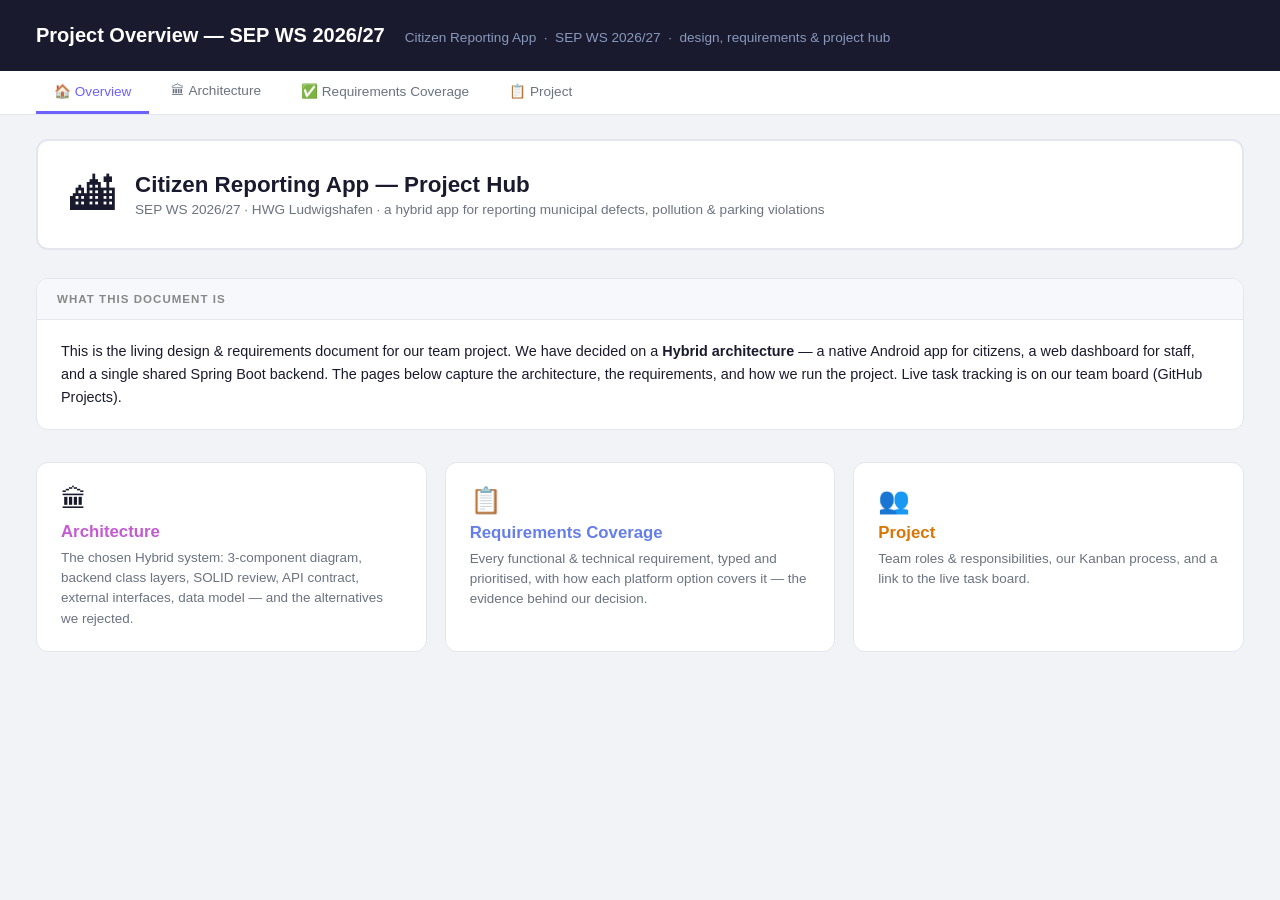
<file: docs/platform-comparison.html>
<!DOCTYPE html>
<html lang="en">
<head>
<meta charset="UTF-8">
<meta name="viewport" content="width=device-width, initial-scale=1.0">
<title>Project Overview — SEP WS 2026/27</title>
<style>
* { box-sizing: border-box; margin: 0; padding: 0; }

:root {
  --web:     #667eea;
  --desktop: #f09319;
  --mobile:  #11998e;
  --hybrid:  #c35bd1;
  --bg:      #f2f3f7;
  --surface: #ffffff;
  --border:  #e4e6ed;
  --text:    #1a1a2e;
  --muted:   #6b7280;
  --green:   #16a34a;
  --red:     #dc2626;
}

body { font-family: -apple-system, BlinkMacSystemFont, "Segoe UI", sans-serif; background: var(--bg); color: var(--text); }
html { overflow-y: scroll; }

/* ── HEADER ── */
header { background: var(--text); color: white; padding: 24px 36px; display: flex; align-items: baseline; gap: 20px; }
header h1 { font-size: 1.25rem; font-weight: 700; }
header span { color: #8899bb; font-size: 0.85rem; }

/* ── NAV TABS ── */
.tabs { background: var(--surface); border-bottom: 1px solid var(--border); padding: 0 36px; display: flex; gap: 4px; }
.tab { padding: 12px 18px; font-size: 0.85rem; font-weight: 500; color: var(--muted); border-bottom: 3px solid transparent; cursor: pointer; white-space: nowrap; transition: all 0.15s; }
.tab:hover { color: var(--text); }
.tab.active { color: #6c63ff; border-bottom-color: #6c63ff; }
.tab[data-view="web"].active    { color: var(--web);     border-bottom-color: var(--web); }
.tab[data-view="desktop"].active{ color: var(--desktop); border-bottom-color: var(--desktop); }
.tab[data-view="mobile"].active { color: var(--mobile);  border-bottom-color: var(--mobile); }
.tab[data-view="hybrid"].active { color: var(--hybrid);  border-bottom-color: var(--hybrid); }

/* ── TOOLBAR ── */
.toolbar { background: var(--surface); border-bottom: 1px solid var(--border); padding: 10px 36px; display: flex; gap: 10px; align-items: center; flex-wrap: wrap; }
.toolbar-label { font-size: 0.8rem; color: var(--muted); }
.chip { padding: 5px 14px; border-radius: 16px; border: 1.5px solid var(--border); background: var(--surface); font-size: 0.8rem; font-weight: 500; color: var(--muted); cursor: pointer; transition: all 0.15s; user-select: none; }
.chip:hover { border-color: #6c63ff; color: #6c63ff; }
.chip.sel { background: #6c63ff; border-color: #6c63ff; color: white; }
.chip[data-p="web"].sel    { background: var(--web);     border-color: var(--web); }
.chip[data-p="desktop"].sel{ background: var(--desktop); border-color: var(--desktop); }
.chip[data-p="mobile"].sel { background: var(--mobile);  border-color: var(--mobile); }
.chip[data-p="hybrid"].sel { background: var(--hybrid);  border-color: var(--hybrid); }
.sep { width: 1px; height: 20px; background: var(--border); margin: 0 4px; }

/* ── MAIN ── */
.main { padding: 24px 36px; max-width: 1600px; margin: 0 auto; }

/* ── CARDS GRID ── */
.cards-grid { display: grid; gap: 18px; grid-template-columns: repeat(4, 1fr); }
.cards-grid.two-col   { grid-template-columns: repeat(2, 1fr); }
.cards-grid.three-col { grid-template-columns: repeat(3, 1fr); }

.card {
  background: var(--surface);
  border-radius: 12px;
  border: 2px solid var(--border);
  overflow: hidden;
  transition: border-color 0.2s, box-shadow 0.2s, opacity 0.2s, transform 0.15s;
  cursor: default;
}
.card:hover { box-shadow: 0 4px 18px rgba(0,0,0,0.1); }
.card.hidden { display: none; }

.card-header { padding: 16px 20px; display: flex; align-items: center; gap: 12px; }
.card[data-p="web"]    .card-header { background: #667eea12; border-bottom: 2px solid #667eea30; }
.card[data-p="desktop"].card-header { background: #f0931912; border-bottom: 2px solid #f0931930; }
.card[data-p="mobile"] .card-header { background: #11998e12; border-bottom: 2px solid #11998e30; }
.card[data-p="hybrid"] .card-header { background: #c35bd112; border-bottom: 2px solid #c35bd130; }
.card-icon { font-size: 1.6rem; }
.card-name { font-size: 1rem; font-weight: 700; }
.card-sub  { font-size: 0.75rem; color: var(--muted); margin-top: 2px; }
.badge { margin-left: auto; font-size: 0.65rem; font-weight: 700; padding: 3px 9px; border-radius: 12px; letter-spacing: 0.04em; white-space: nowrap; }
.badge-rec  { background: #6c63ff; color: white; }
.badge-high { background: #dc262618; color: var(--red); }
.badge-combo{ background: #c35bd118; color: var(--hybrid); }

/* ── SECTION ── */
.section { padding: 14px 20px; border-top: 1px solid #f0f0f6; }
.sec-title { font-size: 0.67rem; font-weight: 700; text-transform: uppercase; letter-spacing: 0.09em; color: #aaa; margin-bottom: 10px; }

/* ── TAGS ── */
.tags { display: flex; flex-wrap: wrap; gap: 5px; }
.tag { padding: 3px 9px; border-radius: 5px; font-size: 0.73rem; font-weight: 500; }
.t-lang { background: #eef; color: #446; }
.t-fw   { background: #efe; color: #363; }
.t-db   { background: #fef3e2; color: #863; }
.t-map  { background: #e8f4fd; color: #256; }
.t-warn { background: #fef2f2; color: #991b1b; }

/* ── SCORES ── */
.scores { display: flex; flex-direction: column; gap: 9px; }
.sc-row { display: grid; grid-template-columns: 130px 1fr 36px; align-items: center; gap: 8px; }
.sc-label { font-size: 0.76rem; color: var(--muted); }
.sc-track { background: #f0f0f6; border-radius: 4px; height: 7px; overflow: visible; position: relative; }
.sc-bar   { height: 100%; border-radius: 4px; transition: width 0.5s ease; }
.card[data-p="web"]    .sc-bar { background: var(--web); }
.card[data-p="desktop"].sc-bar { background: var(--desktop); }
.card[data-p="mobile"] .sc-bar { background: var(--mobile); }
.card[data-p="hybrid"] .sc-bar { background: var(--hybrid); }
.sc-num { font-size: 0.72rem; font-weight: 600; color: var(--muted); text-align: right; }
.sc-best .sc-bar::after { content: "★"; position: absolute; right: -16px; top: -6px; font-size: 0.75rem; color: #f59e0b; }

/* ── PROS CONS ── */
.pc { display: grid; grid-template-columns: 1fr 1fr; gap: 10px; }
.pc-head { font-size: 0.72rem; font-weight: 700; margin-bottom: 6px; }
.pc-head.g { color: var(--green); }
.pc-head.r { color: var(--red); }
.pc-item { font-size: 0.77rem; color: #444; padding-left: 13px; position: relative; margin-bottom: 5px; line-height: 1.35; }
.pc-item.g::before { content: "+"; position: absolute; left: 0; color: var(--green); font-weight: 700; }
.pc-item.r::before { content: "−"; position: absolute; left: 0; color: var(--red); font-weight: 700; }

/* ── ARCHITECTURE (overview cards — diagram only) ── */
.arch-diagram {
  background: #f7f8fc; border-radius: 8px; padding: 12px 14px;
  font-family: "SFMono-Regular", Consolas, monospace; font-size: 0.72rem;
  line-height: 1.75; color: #334; white-space: pre; overflow-x: auto;
}

/* ── KNOWLEDGE ── */
.k-legend { display: flex; gap: 12px; margin-bottom: 8px; }
.k-leg { font-size: 0.7rem; color: var(--muted); display: flex; align-items: center; gap: 4px; }
.dot { width: 7px; height: 7px; border-radius: 50%; flex-shrink: 0; }
.dk { background: var(--green); }
.dl { background: #f59e0b; }
.dh { background: var(--red); }
.k-list { list-style: none; }
.k-list li { font-size: 0.78rem; padding: 5px 0; border-bottom: 1px solid #f4f4f8; display: flex; align-items: center; gap: 8px; color: #444; }
.k-list li:last-child { border-bottom: none; }

/* ── REQUIREMENTS TABLE ── */
.req-table { width: 100%; border-collapse: collapse; font-size: 0.8rem; table-layout: fixed; }
.req-table th { background: #f7f8fc; padding: 9px 12px; text-align: left; font-size: 0.72rem; font-weight: 700; text-transform: uppercase; letter-spacing: 0.06em; color: #aaa; border-bottom: 2px solid var(--border); white-space: nowrap; }
.req-table th.center { text-align: center; }
.req-table td { padding: 9px 12px; border-bottom: 1px solid #f4f4f8; vertical-align: middle; }
.req-table tr:last-child td { border-bottom: none; }
.req-table tr:hover td { background: #fafafa; }
.req-name { font-weight: 600; color: var(--text); }
.req-desc { font-size: 0.73rem; color: var(--muted); margin-top: 2px; }
.req-cell { text-align: center; }
.fit { display: inline-flex; align-items: center; gap: 4px; padding: 2px 8px; border-radius: 10px; font-size: 0.72rem; font-weight: 600; max-width: 100%; overflow: hidden; text-overflow: ellipsis; white-space: nowrap; }
.fit-good  { color: #374151; }
.fit-ok    { background: #fef9c3; color: #854d0e; }
.fit-poor  { background: #fee2e2; color: #991b1b; }
.fit-great { color: #374151; }

/* source / type / role / priority badges */
.src-badge { display: inline-block; font-size: 0.67rem; font-weight: 700; padding: 2px 7px; border-radius: 8px; white-space: nowrap; letter-spacing: 0.02em; }
.src-assigned { background: #dbeafe; color: #1e40af; }
.src-implied  { background: #fef9c3; color: #854d0e; }
.src-ext      { background: #f3e8ff; color: #6b21a8; }
.type-badge, .role-badge, .pri-badge { display: inline-block; font-size: 0.67rem; font-weight: 700; padding: 2px 7px; border-radius: 8px; white-space: nowrap; }
.type-func { background: #e0f2fe; color: #0369a1; }
.type-tech { background: #fce7f3; color: #9d174d; }
.role-citizen { background: #ecfdf5; color: #065f46; }
.role-staff   { background: #eff6ff; color: #1e40af; }
.role-both    { background: #f5f3ff; color: #5b21b6; }
.pri-core { background: #fef3c7; color: #92400e; }
.pri-opt  { background: #f1f5f9; color: #475569; }

/* ── REQ FILTER BAR ── */
.req-filter-bar { background: white; border-radius: 12px; border: 1px solid var(--border); padding: 12px 16px; margin-top: 12px; display: flex; gap: 10px; align-items: center; flex-wrap: wrap; }
.req-filter-group { display: flex; align-items: center; gap: 6px; }
.req-filter-label { font-size: 0.75rem; font-weight: 700; color: var(--muted); white-space: nowrap; }
.req-filter-sep { width: 1px; height: 22px; background: var(--border); }

/* empty state */
.req-empty { text-align: center; padding: 32px; color: var(--muted); font-size: 0.85rem; background: white; border-radius: 12px; border: 1px solid var(--border); margin-top: 0; }

/* ── VIEWS ── */
.view { display: none; }
.view.active { display: block; }

/* ── SECTION VISIBILITY ── */
.section[data-sec] { }

/* ── DETAIL PAGE ── */
.detail-page { display: flex; flex-direction: column; gap: 28px; }

.detail-hero {
  background: var(--surface); border-radius: 12px; border: 2px solid var(--border);
  padding: 28px 32px; display: flex; align-items: center; gap: 20px;
}
.detail-hero-icon { font-size: 2.8rem; flex-shrink: 0; }
.detail-hero-title { font-size: 1.4rem; font-weight: 700; }
.detail-hero-sub { font-size: 0.85rem; color: var(--muted); margin-top: 4px; }
.detail-hero-badge { margin-left: auto; font-size: 0.7rem; font-weight: 700; padding: 5px 14px; border-radius: 14px; white-space: nowrap; }

.view[id^="view-web"]     .detail-hero { border-color: #667eea40; background: #667eea08; }
.view[id^="view-desktop"] .detail-hero { border-color: #f0931940; background: #f0931908; }
.view[id^="view-mobile"]  .detail-hero { border-color: #11998e40; background: #11998e08; }
.view[id^="view-hybrid"]  .detail-hero { border-color: #c35bd140; background: #c35bd108; }

.detail-grid { display: grid; grid-template-columns: 1fr 1fr; gap: 20px; }
.detail-grid.single { grid-template-columns: 1fr; }

.detail-card {
  background: var(--surface); border-radius: 12px; border: 1px solid var(--border);
  overflow: hidden;
}
.detail-card-header {
  padding: 14px 20px; background: #f7f8fc; border-bottom: 1px solid var(--border);
  font-size: 0.72rem; font-weight: 700; text-transform: uppercase;
  letter-spacing: 0.09em; color: #888;
}
.detail-card-body { padding: 18px 20px; }

/* tech table */
.tech-table { width: 100%; border-collapse: collapse; }
.tech-table tr { border-bottom: 1px solid #f0f0f6; }
.tech-table tr:last-child { border-bottom: none; }
.tech-table td { padding: 9px 4px; vertical-align: top; font-size: 0.82rem; }
.tech-table td:first-child { width: 130px; font-weight: 600; color: var(--muted); font-size: 0.75rem; padding-right: 12px; padding-top: 11px; }
.tech-tags { display: flex; flex-wrap: wrap; gap: 5px; }

/* component list */
.comp-list { display: flex; flex-direction: column; gap: 14px; }
.comp-item { display: flex; gap: 14px; align-items: flex-start; }
.comp-icon { font-size: 1.4rem; flex-shrink: 0; margin-top: 2px; }
.comp-name { font-size: 0.85rem; font-weight: 700; color: var(--text); margin-bottom: 4px; }
.comp-desc { font-size: 0.8rem; color: #555; line-height: 1.5; }
.comp-detail { font-size: 0.77rem; color: var(--muted); margin-top: 6px; line-height: 1.45; }
.comp-tags { display: flex; flex-wrap: wrap; gap: 4px; margin-top: 6px; }

/* arch diagram — wider in detail view */
.detail-arch-diagram {
  background: #f7f8fc; border-radius: 8px; padding: 16px 18px;
  font-family: "SFMono-Regular", Consolas, monospace; font-size: 0.76rem;
  line-height: 1.8; color: #334; white-space: pre; overflow-x: auto;
}

/* flow steps */
.flow-steps { display: flex; flex-direction: column; gap: 0; }
.flow-step { display: flex; gap: 14px; align-items: flex-start; padding: 12px 0; border-bottom: 1px solid #f0f0f6; }
.flow-step:last-child { border-bottom: none; }
.flow-num { width: 24px; height: 24px; border-radius: 50%; background: #6c63ff18; color: #6c63ff; font-size: 0.72rem; font-weight: 700; display: flex; align-items: center; justify-content: center; flex-shrink: 0; margin-top: 1px; }
.view[id="view-web"]     .flow-num { background: #667eea18; color: var(--web); }
.view[id="view-desktop"] .flow-num { background: #f0931918; color: var(--desktop); }
.view[id="view-mobile"]  .flow-num { background: #11998e18; color: var(--mobile); }
.view[id="view-hybrid"]  .flow-num { background: #c35bd118; color: var(--hybrid); }
.flow-title { font-size: 0.82rem; font-weight: 600; color: var(--text); margin-bottom: 3px; }
.flow-desc  { font-size: 0.78rem; color: var(--muted); line-height: 1.4; }

/* data model table */
.data-table { width: 100%; border-collapse: collapse; font-size: 0.8rem; }
.data-table th { background: #f7f8fc; padding: 7px 10px; text-align: left; font-size: 0.7rem; font-weight: 700; text-transform: uppercase; letter-spacing: 0.06em; color: #aaa; border-bottom: 2px solid var(--border); }
.data-table td { padding: 7px 10px; border-bottom: 1px solid #f4f4f8; color: #444; }
.data-table tr:last-child td { border-bottom: none; }
.col-type { font-family: "SFMono-Regular", Consolas, monospace; font-size: 0.72rem; color: #6c63ff; }
.col-note { font-size: 0.72rem; color: var(--muted); }

/* warning / info callout */
.callout { border-radius: 8px; padding: 12px 16px; font-size: 0.8rem; line-height: 1.5; display: flex; gap: 10px; align-items: flex-start; }
.callout-warn { background: #fef9c3; border-left: 3px solid #d97706; color: #78350f; }
.callout-info { background: #eff6ff; border-left: 3px solid #3b82f6; color: #1e40af; }
.callout-danger { background: #fee2e2; border-left: 3px solid #dc2626; color: #7f1d1d; }
.callout-icon { font-size: 1rem; flex-shrink: 0; margin-top: 1px; }
/* ── PROJECT VIEW ── */
.project-page { display: flex; flex-direction: column; gap: 28px; }

/* phase timeline */
.phase-timeline { display: flex; flex-direction: column; gap: 10px; }
.phase-block { display: grid; grid-template-columns: 56px 1fr; gap: 16px; background: var(--surface); border: 1px solid var(--border); border-radius: 12px; padding: 16px 18px; position: relative; }
.phase-rail { display: flex; flex-direction: column; align-items: center; }
.phase-badge { width: 40px; height: 40px; border-radius: 50%; display: flex; align-items: center; justify-content: center; font-size: 1.05rem; font-weight: 800; background: #f1f5f9; color: #64748b; border: 2px solid var(--border); }
.phase-body { min-width: 0; }
.phase-head { display: flex; align-items: center; justify-content: space-between; gap: 10px; flex-wrap: wrap; margin-bottom: 4px; }
.phase-name { font-size: 1rem; font-weight: 700; color: var(--text); }
.phase-goal { font-size: 0.78rem; color: var(--muted); line-height: 1.45; margin-bottom: 10px; }
.phase-deliverables { display: flex; flex-wrap: wrap; gap: 6px; }
.phase-del { font-size: 0.72rem; color: #475569; background: #f7f8fc; border: 1px solid var(--border); border-radius: 6px; padding: 3px 9px; }

/* team table */
.team-table { width: 100%; border-collapse: collapse; font-size: 0.82rem; }
.team-table th { background: #f7f8fc; padding: 9px 14px; text-align: left; font-size: 0.7rem; font-weight: 700; text-transform: uppercase; letter-spacing: 0.07em; color: #aaa; border-bottom: 2px solid var(--border); }
.team-table td { padding: 10px 14px; border-bottom: 1px solid #f4f4f8; vertical-align: top; }
.team-table tr:last-child td { border-bottom: none; }
.member-name { font-weight: 700; color: var(--text); }
.member-you  { font-size: 0.65rem; font-weight: 700; background: #6c63ff; color: white; padding: 1px 6px; border-radius: 8px; margin-left: 6px; vertical-align: middle; }
.role-primary { font-weight: 600; color: var(--text); font-size: 0.8rem; }
.role-secondary { font-size: 0.74rem; color: var(--muted); margin-top: 2px; }
.pres-topic { display: inline-block; background: #eff6ff; color: #1e40af; font-size: 0.68rem; font-weight: 600; padding: 2px 7px; border-radius: 8px; margin: 2px 2px 2px 0; }
.report-topic { display: inline-block; background: #f0fdf4; color: #166534; font-size: 0.68rem; font-weight: 600; padding: 2px 7px; border-radius: 8px; margin: 2px 2px 2px 0; }

/* product backlog overview table */
.backlog-table { width: 100%; border-collapse: collapse; font-size: 0.8rem; table-layout: fixed; }
.backlog-table th { background: #f7f8fc; padding: 9px 14px; text-align: left; font-size: 0.7rem; font-weight: 700; text-transform: uppercase; letter-spacing: 0.07em; color: #aaa; border-bottom: 2px solid var(--border); }
.backlog-table td { padding: 9px 14px; border-bottom: 1px solid #f4f4f8; vertical-align: top; }
.backlog-table tr:last-child td { border-bottom: none; }
.backlog-table .sprint-col { font-weight: 700; color: var(--text); white-space: nowrap; }
.backlog-owner { display: inline-block; font-size: 0.68rem; font-weight: 700; background: #6c63ff12; color: #6c63ff; padding: 1px 7px; border-radius: 6px; margin: 1px 2px 1px 0; }
.backlog-task { font-size: 0.75rem; color: #444; margin: 1px 0; }

.tech-info-tag { cursor: pointer; transition: transform 0.1s, box-shadow 0.1s; }
.tech-info-tag:hover { transform: translateY(-1px); box-shadow: 0 2px 8px rgba(0,0,0,0.12); }
.tech-info-tag.active { outline: 2px solid #6c63ff; outline-offset: 1px; }
.tech-drawer-section { display: flex; flex-direction: column; gap: 6px; }
.tech-drawer-section-title { font-size: 0.68rem; font-weight: 700; text-transform: uppercase; letter-spacing: 0.08em; color: #6c63ff; }
.tech-drawer-section-body { font-size: 0.82rem; line-height: 1.6; color: #374151; }
.tech-drawer-install { background: #1e1e2e; color: #a5b4fc; font-family: ui-monospace,SFMono-Regular,Menlo,monospace; font-size: 0.78rem; padding: 10px 14px; border-radius: 6px; white-space: pre-wrap; line-height: 1.6; }
.tech-drawer-install .cmd-comment { color: #6b7280; }

/* process model note */
.process-note { background: var(--surface); border-radius: 12px; border: 1px solid var(--border); padding: 20px 24px; }
.process-note-title { font-size: 0.72rem; font-weight: 700; text-transform: uppercase; letter-spacing: 0.09em; color: #aaa; margin-bottom: 10px; }
.process-note p { font-size: 0.82rem; color: #444; line-height: 1.6; margin-bottom: 8px; }
.process-note p:last-child { margin-bottom: 0; }
.process-note strong { color: var(--text); }

</style>
</head>
<body>

<header>
  <h1>Project Overview — SEP WS 2026/27</h1>
  <span>Citizen Reporting App &nbsp;·&nbsp; SEP WS 2026/27 &nbsp;·&nbsp; design, requirements &amp; project hub</span>
</header>

<!-- TABS -->
<div class="tabs">
  <div class="tab active" data-view="overview">🏠 Overview</div>
  <div class="tab" data-view="hybrid">🏛 Architecture</div>
  <div class="tab" data-view="requirements">✅ Requirements Coverage</div>
  <div class="tab" data-view="project">📋 Project</div>
</div>

<div class="main">

  <!-- ════════════════════════════════════════════════════════
       OVERVIEW VIEW — landing page
  ════════════════════════════════════════════════════════ -->
  <div class="view active" id="view-overview">
    <div class="detail-page">

      <div class="detail-hero">
        <div class="detail-hero-icon">🏙</div>
        <div>
          <div class="detail-hero-title">Citizen Reporting App — Project Hub</div>
          <div class="detail-hero-sub">SEP WS 2026/27 · HWG Ludwigshafen · a hybrid app for reporting municipal defects, pollution &amp; parking violations</div>
        </div>
      </div>

      <div class="detail-card">
        <div class="detail-card-header">What this document is</div>
        <div class="detail-card-body" style="padding:20px 24px;font-size:0.9rem;line-height:1.6;color:var(--text);">
          This is the living design &amp; requirements document for our team project. We have decided on a <strong>Hybrid architecture</strong> — a native Android app for citizens, a web dashboard for staff, and a single shared Spring Boot backend. The pages below capture the architecture, the requirements, and how we run the project. Live task tracking is on our team board (GitHub Projects).
        </div>
      </div>

      <div class="cards-grid three-col" style="margin-top:4px;">
        <div class="detail-card" style="cursor:pointer;" onclick="document.querySelector('.tab[data-view=&quot;hybrid&quot;]').click()">
          <div class="detail-card-body" style="padding:22px 24px;">
            <div style="font-size:1.6rem;margin-bottom:8px;">🏛</div>
            <div style="font-weight:700;font-size:1.05rem;margin-bottom:6px;color:var(--hybrid);">Architecture</div>
            <div style="font-size:0.84rem;color:var(--muted);line-height:1.5;">The chosen Hybrid system: 3-component diagram, backend class layers, SOLID review, API contract, external interfaces, data model — and the alternatives we rejected.</div>
          </div>
        </div>
        <div class="detail-card" style="cursor:pointer;" onclick="document.querySelector('.tab[data-view=&quot;requirements&quot;]').click()">
          <div class="detail-card-body" style="padding:22px 24px;">
            <div style="font-size:1.6rem;margin-bottom:8px;">📋</div>
            <div style="font-weight:700;font-size:1.05rem;margin-bottom:6px;color:var(--web);">Requirements Coverage</div>
            <div style="font-size:0.84rem;color:var(--muted);line-height:1.5;">Every functional &amp; technical requirement, typed and prioritised, with how each platform option covers it — the evidence behind our decision.</div>
          </div>
        </div>
        <div class="detail-card" style="cursor:pointer;" onclick="document.querySelector('.tab[data-view=&quot;project&quot;]').click()">
          <div class="detail-card-body" style="padding:22px 24px;">
            <div style="font-size:1.6rem;margin-bottom:8px;">👥</div>
            <div style="font-weight:700;font-size:1.05rem;margin-bottom:6px;color:#d97706;">Project</div>
            <div style="font-size:0.84rem;color:var(--muted);line-height:1.5;">Team roles &amp; responsibilities, our Kanban process, and a link to the live task board.</div>
          </div>
        </div>
      </div>

    </div>
  </div>

  <!-- ════════════════════════════════════════════════════════
       REQUIREMENTS VIEW
  ════════════════════════════════════════════════════════ -->
  <div class="view" id="view-requirements">
    <div class="req-filter-bar">
      <div class="req-filter-group">
        <span class="req-filter-label">Type</span>
        <div class="chip" data-rf="type" data-rv="functional">Functional</div>
        <div class="chip" data-rf="type" data-rv="technical">Technical</div>
      </div>
      <div class="req-filter-sep"></div>
      <div class="req-filter-group">
        <span class="req-filter-label">Role</span>
        <div class="chip" data-rf="role" data-rv="citizen">Citizen</div>
        <div class="chip" data-rf="role" data-rv="staff">Staff</div>
        <div class="chip" data-rf="role" data-rv="both">Both</div>
      </div>
      <div class="req-filter-sep"></div>
      <div class="req-filter-group">
        <span class="req-filter-label">Source</span>
        <div class="chip" data-rf="source" data-rv="assigned">From assignment</div>
        <div class="chip" data-rf="source" data-rv="implied">Implied</div>
        <div class="chip" data-rf="source" data-rv="team">Team idea</div>
      </div>
      <div class="req-filter-sep"></div>
      <div class="req-filter-group">
        <span class="req-filter-label">Priority</span>
        <div class="chip" data-rf="priority" data-rv="core">Core</div>
        <div class="chip" data-rf="priority" data-rv="optional">Optional</div>
      </div>
    </div>

    <div id="req-empty" class="req-empty" style="display:none">No requirements match the current filters.</div>

    <div id="req-table-wrap" style="background:white;border-radius:12px;border:1px solid var(--border);overflow:hidden;margin-top:0;">
      <table class="req-table" id="reqTable">
        <thead>
          <tr>
            <th style="width:220px">Requirement</th>
            <th style="width:100px">Source</th>
            <th style="width:90px">Type</th>
            <th style="width:80px">Role</th>
            <th style="width:80px">Priority</th>
            <th class="center" style="width:140px;color:var(--web)">🌐 Web</th>
            <th class="center" style="width:140px;color:var(--desktop)">🖥 Desktop</th>
            <th class="center" style="width:140px;color:var(--mobile)">📱 Mobile</th>
            <th class="center" style="width:140px;color:var(--hybrid)">🔀 Hybrid</th>
          </tr>
        </thead>
        <tbody>
          <tr data-type="functional" data-role="citizen" data-source="assigned" data-priority="core">
            <td><div class="req-name">Report submission form</div><div class="req-desc">Submit with type, description, photo, and location</div></td>
            <td><span class="src-badge src-assigned">from assignment</span></td>
            <td><span class="type-badge type-func">Functional</span></td>
            <td><span class="role-badge role-citizen">Citizen</span></td>
            <td><span class="pri-badge pri-core">Core</span></td>
            <td class="req-cell"><span class="fit fit-great">✓ HTML form</span></td>
            <td class="req-cell"><span class="fit fit-great">✓ JavaFX form</span></td>
            <td class="req-cell"><span class="fit fit-great">✓ Native UI</span></td>
            <td class="req-cell"><span class="fit fit-great">✓ Native UI</span></td>
          </tr>
          <tr data-type="functional" data-role="citizen" data-source="assigned" data-priority="core">
            <td><div class="req-name">Map-based location selection</div><div class="req-desc">Citizen taps/clicks a point on the map to set location</div></td>
            <td><span class="src-badge src-assigned">from assignment</span></td>
            <td><span class="type-badge type-func">Functional</span></td>
            <td><span class="role-badge role-citizen">Citizen</span></td>
            <td><span class="pri-badge pri-core">Core</span></td>
            <td class="req-cell"><span class="fit fit-great">✓ Leaflet click</span></td>
            <td class="req-cell"><span class="fit fit-poor">✗ WebView hack</span></td>
            <td class="req-cell"><span class="fit fit-great">✓ OSMDroid</span></td>
            <td class="req-cell"><span class="fit fit-great">✓ OSMDroid</span></td>
          </tr>
          <tr data-type="functional" data-role="citizen" data-source="assigned" data-priority="core">
            <td><div class="req-name">Photo attachment</div><div class="req-desc">Optionally attach a photo to the report</div></td>
            <td><span class="src-badge src-assigned">from assignment</span></td>
            <td><span class="type-badge type-func">Functional</span></td>
            <td><span class="role-badge role-citizen">Citizen</span></td>
            <td><span class="pri-badge pri-core">Core</span></td>
            <td class="req-cell"><span class="fit fit-great">✓ File input</span></td>
            <td class="req-cell"><span class="fit fit-great">✓ File chooser</span></td>
            <td class="req-cell"><span class="fit fit-great">✓ Camera intent</span></td>
            <td class="req-cell"><span class="fit fit-great">✓ Camera intent</span></td>
          </tr>
          <tr data-type="functional" data-role="citizen" data-source="assigned" data-priority="core">
            <td><div class="req-name">Report category selection</div><div class="req-desc">Choose between defect, pollution, or parking violation</div></td>
            <td><span class="src-badge src-assigned">from assignment</span></td>
            <td><span class="type-badge type-func">Functional</span></td>
            <td><span class="role-badge role-citizen">Citizen</span></td>
            <td><span class="pri-badge pri-core">Core</span></td>
            <td class="req-cell"><span class="fit fit-great">✓ Dropdown/radio</span></td>
            <td class="req-cell"><span class="fit fit-great">✓ ComboBox</span></td>
            <td class="req-cell"><span class="fit fit-great">✓ Spinner/Radio</span></td>
            <td class="req-cell"><span class="fit fit-great">✓ All</span></td>
          </tr>
          <tr data-type="functional" data-role="citizen" data-source="assigned" data-priority="core">
            <td><div class="req-name">Textual description</div><div class="req-desc">Free-text field to describe the issue</div></td>
            <td><span class="src-badge src-assigned">from assignment</span></td>
            <td><span class="type-badge type-func">Functional</span></td>
            <td><span class="role-badge role-citizen">Citizen</span></td>
            <td><span class="pri-badge pri-core">Core</span></td>
            <td class="req-cell"><span class="fit fit-great">✓ Textarea</span></td>
            <td class="req-cell"><span class="fit fit-great">✓ TextArea</span></td>
            <td class="req-cell"><span class="fit fit-great">✓ EditText</span></td>
            <td class="req-cell"><span class="fit fit-great">✓ All</span></td>
          </tr>
          <tr data-type="functional" data-role="staff" data-source="assigned" data-priority="core">
            <td><div class="req-name">View all submitted reports</div><div class="req-desc">List or table of all citizen reports</div></td>
            <td><span class="src-badge src-assigned">from assignment</span></td>
            <td><span class="type-badge type-func">Functional</span></td>
            <td><span class="role-badge role-staff">Staff</span></td>
            <td><span class="pri-badge pri-core">Core</span></td>
            <td class="req-cell"><span class="fit fit-great">✓ Table/list view</span></td>
            <td class="req-cell"><span class="fit fit-great">✓ TableView</span></td>
            <td class="req-cell"><span class="fit fit-poor">✗ Needs extra UI</span></td>
            <td class="req-cell"><span class="fit fit-great">✓ Web dashboard</span></td>
          </tr>
          <tr data-type="functional" data-role="staff" data-source="assigned" data-priority="core">
            <td><div class="req-name">Edit report details</div><div class="req-desc">Staff can update or annotate a report</div></td>
            <td><span class="src-badge src-assigned">from assignment</span></td>
            <td><span class="type-badge type-func">Functional</span></td>
            <td><span class="role-badge role-staff">Staff</span></td>
            <td><span class="pri-badge pri-core">Core</span></td>
            <td class="req-cell"><span class="fit fit-great">✓ Form in browser</span></td>
            <td class="req-cell"><span class="fit fit-great">✓ Edit dialog</span></td>
            <td class="req-cell"><span class="fit fit-poor">✗ Needs extra UI</span></td>
            <td class="req-cell"><span class="fit fit-great">✓ Web form</span></td>
          </tr>
          <tr data-type="functional" data-role="staff" data-source="assigned" data-priority="core">
            <td><div class="req-name">Delete resolved reports</div><div class="req-desc">Remove a report after it has been handled</div></td>
            <td><span class="src-badge src-assigned">from assignment</span></td>
            <td><span class="type-badge type-func">Functional</span></td>
            <td><span class="role-badge role-staff">Staff</span></td>
            <td><span class="pri-badge pri-core">Core</span></td>
            <td class="req-cell"><span class="fit fit-great">✓ DELETE endpoint</span></td>
            <td class="req-cell"><span class="fit fit-great">✓ Button + SQL</span></td>
            <td class="req-cell"><span class="fit fit-poor">✗ Needs extra UI</span></td>
            <td class="req-cell"><span class="fit fit-great">✓ Web action</span></td>
          </tr>
          <tr data-type="technical" data-role="both" data-source="assigned" data-priority="core">
            <td><div class="req-name">Java and/or JavaScript</div><div class="req-desc">Mandatory language constraint from assignment</div></td>
            <td><span class="src-badge src-assigned">from assignment</span></td>
            <td><span class="type-badge type-tech">Technical</span></td>
            <td><span class="role-badge role-both">Both</span></td>
            <td><span class="pri-badge pri-core">Core</span></td>
            <td class="req-cell"><span class="fit fit-great">✓ Both</span></td>
            <td class="req-cell"><span class="fit fit-great">✓ Java only</span></td>
            <td class="req-cell"><span class="fit fit-great">✓ Java (Android)</span></td>
            <td class="req-cell"><span class="fit fit-great">✓ Both</span></td>
          </tr>
          <tr data-type="technical" data-role="both" data-source="assigned" data-priority="core">
            <td><div class="req-name">OpenStreetMap / Leaflet</div><div class="req-desc">Suggested tools for map data and rendering</div></td>
            <td><span class="src-badge src-assigned">from assignment</span></td>
            <td><span class="type-badge type-tech">Technical</span></td>
            <td><span class="role-badge role-both">Both</span></td>
            <td><span class="pri-badge pri-core">Core</span></td>
            <td class="req-cell"><span class="fit fit-great">✓ Leaflet native</span></td>
            <td class="req-cell"><span class="fit fit-ok">△ Via WebView</span></td>
            <td class="req-cell"><span class="fit fit-great">✓ OSMDroid</span></td>
            <td class="req-cell"><span class="fit fit-great">✓ Both</span></td>
          </tr>
          <tr data-type="technical" data-role="both" data-source="implied" data-priority="core">
            <td><div class="req-name">Shared data between roles</div><div class="req-desc">Citizen submissions must be visible to staff — requires a central data store</div></td>
            <td><span class="src-badge src-implied">implied</span></td>
            <td><span class="type-badge type-tech">Technical</span></td>
            <td><span class="role-badge role-both">Both</span></td>
            <td><span class="pri-badge pri-core">Core</span></td>
            <td class="req-cell"><span class="fit fit-great">✓ Central DB</span></td>
            <td class="req-cell"><span class="fit fit-poor">✗ Standalone breaks this</span></td>
            <td class="req-cell"><span class="fit fit-great">✓ Central DB</span></td>
            <td class="req-cell"><span class="fit fit-great">✓ Central DB</span></td>
          </tr>
          <tr data-type="functional" data-role="citizen" data-source="assigned" data-priority="optional">
            <td><div class="req-name">Parking violation reports</div><div class="req-desc">Third report category, explicitly marked optional in the assignment</div></td>
            <td><span class="src-badge src-assigned">from assignment</span></td>
            <td><span class="type-badge type-func">Functional</span></td>
            <td><span class="role-badge role-citizen">Citizen</span></td>
            <td><span class="pri-badge pri-opt">Optional</span></td>
            <td class="req-cell"><span class="fit fit-great">✓ Extra enum value</span></td>
            <td class="req-cell"><span class="fit fit-great">✓ Extra enum value</span></td>
            <td class="req-cell"><span class="fit fit-great">✓ Extra category</span></td>
            <td class="req-cell"><span class="fit fit-great">✓ All</span></td>
          </tr>
          <tr data-type="technical" data-role="staff" data-source="team" data-priority="optional">
            <td><div class="req-name">Staff authentication / login</div><div class="req-desc">Protect the staff view behind a login — not in the assignment but needed for any real deployment</div></td>
            <td><span class="src-badge src-ext">team idea</span></td>
            <td><span class="type-badge type-tech">Technical</span></td>
            <td><span class="role-badge role-staff">Staff</span></td>
            <td><span class="pri-badge pri-opt">Optional</span></td>
            <td class="req-cell"><span class="fit fit-great">✓ Session / JWT</span></td>
            <td class="req-cell"><span class="fit fit-ok">△ Local login dialog</span></td>
            <td class="req-cell"><span class="fit fit-poor">✗ Needs extra UI</span></td>
            <td class="req-cell"><span class="fit fit-great">✓ Web login</span></td>
          </tr>
          <tr data-type="functional" data-role="citizen" data-source="team" data-priority="optional">
            <td><div class="req-name">GPS auto-fill location</div><div class="req-desc">Pre-fill the map location from device GPS</div></td>
            <td><span class="src-badge src-ext">team idea</span></td>
            <td><span class="type-badge type-func">Functional</span></td>
            <td><span class="role-badge role-citizen">Citizen</span></td>
            <td><span class="pri-badge pri-opt">Optional</span></td>
            <td class="req-cell"><span class="fit fit-ok">△ Browser Geolocation API</span></td>
            <td class="req-cell"><span class="fit fit-poor">✗ Not available</span></td>
            <td class="req-cell"><span class="fit fit-great">✓ FusedLocation</span></td>
            <td class="req-cell"><span class="fit fit-great">✓ FusedLocation</span></td>
          </tr>
          <tr data-type="functional" data-role="staff" data-source="team" data-priority="optional">
            <td><div class="req-name">Map overview for staff</div><div class="req-desc">Staff see all open reports as pins on a map</div></td>
            <td><span class="src-badge src-ext">team idea</span></td>
            <td><span class="type-badge type-func">Functional</span></td>
            <td><span class="role-badge role-staff">Staff</span></td>
            <td><span class="pri-badge pri-opt">Optional</span></td>
            <td class="req-cell"><span class="fit fit-great">✓ Leaflet markers</span></td>
            <td class="req-cell"><span class="fit fit-poor">✗ WebView hack</span></td>
            <td class="req-cell"><span class="fit fit-poor">✗ Needs extra UI</span></td>
            <td class="req-cell"><span class="fit fit-great">✓ Leaflet (web)</span></td>
          </tr>
          <tr data-type="functional" data-role="staff" data-source="team" data-priority="optional">
            <td><div class="req-name">Report status tracking</div><div class="req-desc">Status field (open → in progress → resolved)</div></td>
            <td><span class="src-badge src-ext">team idea</span></td>
            <td><span class="type-badge type-func">Functional</span></td>
            <td><span class="role-badge role-staff">Staff</span></td>
            <td><span class="pri-badge pri-opt">Optional</span></td>
            <td class="req-cell"><span class="fit fit-great">✓ Dropdown + DB column</span></td>
            <td class="req-cell"><span class="fit fit-great">✓ ComboBox + DB</span></td>
            <td class="req-cell"><span class="fit fit-poor">✗ Needs extra UI</span></td>
            <td class="req-cell"><span class="fit fit-great">✓ Both UIs</span></td>
          </tr>
        </tbody>
      </table>
    </div>
  </div><!-- /view-requirements -->


  <!-- ════════════════════════════════════════════════════════
       ARCHITECTURE VIEW (chosen: Hybrid)
  ════════════════════════════════════════════════════════ -->
  <div class="view" id="view-hybrid">
    <div class="detail-page">

      <div class="detail-hero">
        <div class="detail-hero-icon">🏛</div>
        <div>
          <div class="detail-hero-title">Architecture — Web + Mobile Hybrid</div>
          <div class="detail-hero-sub">Our chosen design · Android app for citizens · Web dashboard for staff · single shared Spring Boot backend</div>
        </div>
        <div class="detail-hero-badge badge-combo">Chosen Solution</div>
      </div>

      <!-- Technologies -->
      <div class="detail-card">
        <div class="detail-card-header">Technologies &amp; Frameworks <span style="font-size:0.72rem;font-weight:400;color:var(--muted);margin-left:8px">· click any tag to learn more</span></div>
        <div class="detail-card-body">
          <table class="tech-table">
            <tr>
              <td>Languages</td>
              <td><div class="tech-tags">
                <span class="tag t-lang tech-info-tag" data-tech="java">Java (Android + Backend)</span>
                <span class="tag t-lang tech-info-tag" data-tech="javascript">JavaScript (Web)</span>
              </div></td>
            </tr>
            <tr>
              <td>Android</td>
              <td><div class="tech-tags">
                <span class="tag t-fw tech-info-tag" data-tech="android-sdk">Android SDK</span>
                <span class="tag t-map tech-info-tag" data-tech="osmdroid">OSMDroid</span>
                <span class="tag t-fw tech-info-tag" data-tech="fusedlocation">FusedLocation</span>
                <span class="tag t-fw tech-info-tag" data-tech="camera-intent">Camera Intent</span>
                <span class="tag t-fw tech-info-tag" data-tech="retrofit">Retrofit 2</span>
              </div></td>
            </tr>
            <tr>
              <td>Web</td>
              <td><div class="tech-tags">
                <span class="tag t-fw tech-info-tag" data-tech="vanilla-js">Vanilla JS</span>
                <span class="tag t-map tech-info-tag" data-tech="leaflet">Leaflet.js</span>
                <span class="tag t-map tech-info-tag" data-tech="osm">OpenStreetMap</span>
              </div></td>
            </tr>
            <tr>
              <td>Backend</td>
              <td><div class="tech-tags">
                <span class="tag t-fw tech-info-tag" data-tech="spring-boot">Spring Boot 3</span>
                <span class="tag t-fw tech-info-tag" data-tech="spring-security">Spring Security</span>
                <span class="tag t-fw tech-info-tag" data-tech="spring-jpa">Spring Data JPA</span>
                <span class="tag t-db tech-info-tag" data-tech="postgresql">PostgreSQL</span>
                <span class="tag t-fw tech-info-tag" data-tech="openapi">OpenAPI / Swagger</span>
              </div></td>
            </tr>
          </table>
        </div>
      </div>

      <!-- Tech info drawer -->
      <div id="tech-drawer-overlay" style="display:none;position:fixed;inset:0;background:rgba(0,0,0,0.35);z-index:1000;" onclick="closeTechDrawer()"></div>
      <div id="tech-drawer" style="display:none;position:fixed;top:0;right:0;width:420px;max-width:95vw;height:100vh;background:white;box-shadow:-4px 0 32px rgba(0,0,0,0.15);z-index:1001;overflow-y:auto;padding:0;flex-direction:column;">
        <div id="tech-drawer-header" style="padding:20px 24px 16px;border-bottom:1px solid #f0f0f6;display:flex;align-items:flex-start;justify-content:space-between;gap:12px;position:sticky;top:0;background:white;z-index:1;">
          <div>
            <div id="tech-drawer-title" style="font-size:1.15rem;font-weight:700;color:var(--text);margin-bottom:3px;"></div>
            <div id="tech-drawer-category" style="font-size:0.75rem;color:var(--muted);font-weight:500;"></div>
          </div>
          <button onclick="closeTechDrawer()" style="background:none;border:none;cursor:pointer;font-size:1.2rem;color:#aaa;padding:2px 6px;line-height:1;flex-shrink:0;">✕</button>
        </div>
        <div id="tech-drawer-body" style="padding:20px 24px;display:flex;flex-direction:column;gap:20px;"></div>
      </div>

      <!-- Architecture Diagram -->
      <div class="detail-card">
        <div class="detail-card-header">System Architecture</div>
        <div class="detail-card-body" style="padding:28px 32px;">
          <!--
            Header band = 46px tall.  Title baseline = y+30, stereotype = y+43.
            Content divider line = y+46.  Rows start at y+46, each 16px line-height.
            Footer divider at y+46+(n*16), footer text 14px below that.
          -->
          <svg viewBox="0 0 780 450" xmlns="http://www.w3.org/2000/svg" style="width:100%;max-width:780px;display:block;margin:0 auto;" font-family="ui-monospace,SFMono-Regular,Menlo,monospace">
            <defs>
              <marker id="ah" markerWidth="8" markerHeight="6" refX="7" refY="3" orient="auto">
                <polygon points="0 0, 8 3, 0 6" fill="#64748b"/>
              </marker>
              <marker id="ah2" markerWidth="8" markerHeight="6" refX="7" refY="3" orient="auto">
                <polygon points="0 0, 8 3, 0 6" fill="#6c63ff"/>
              </marker>
            </defs>

            <!-- ══ Android  x=20 y=50 w=185 ══
                 header:   y=50..96  (46px)
                 divider:  y=96
                 rows×5:   y=96..176  (5×16=80px)  → baselines 110,126,142,158,174
                 footer div y=178
                 footer text y=193
                 box bottom  y=50+200=250            -->
            <rect x="20"  y="50"  width="185" height="200" rx="6" fill="#f0fdf4" stroke="#16a34a" stroke-width="1.5"/>
            <rect x="20"  y="50"  width="185" height="46"  rx="6" fill="#16a34a"/>
            <rect x="20"  y="78"  width="185" height="18"  fill="#16a34a"/>
            <text x="112" y="77"  text-anchor="middle" fill="white"  font-weight="bold" font-size="15">Android App</text>
            <text x="112" y="92"  text-anchor="middle" fill="#bbf7d0" font-size="10">«client» Citizens</text>
            <line x1="20" y1="96" x2="205" y2="96" stroke="#dcfce7" stroke-width="1"/>
            <text x="32" y="112" fill="#166534" font-size="10">+ ReportFragment</text>
            <text x="32" y="128" fill="#166534" font-size="10">+ OSMDroid MapView</text>
            <text x="32" y="144" fill="#166534" font-size="10">+ FusedLocationClient</text>
            <text x="32" y="160" fill="#166534" font-size="10">+ CameraIntent</text>
            <text x="32" y="176" fill="#166534" font-size="10">+ RetrofitClient</text>
            <line x1="20" y1="182" x2="205" y2="182" stroke="#dcfce7" stroke-width="1"/>
            <text x="32" y="196" fill="#16a34a" font-size="9" font-style="italic">Java · Android SDK</text>

            <!-- ══ Web  x=575 y=50 w=185 ══ (same heights as Android) -->
            <rect x="575" y="50"  width="185" height="200" rx="6" fill="#eff6ff" stroke="#2563eb" stroke-width="1.5"/>
            <rect x="575" y="50"  width="185" height="46"  rx="6" fill="#2563eb"/>
            <rect x="575" y="78"  width="185" height="18"  fill="#2563eb"/>
            <text x="667" y="77"  text-anchor="middle" fill="white"  font-weight="bold" font-size="15">Web Dashboard</text>
            <text x="667" y="92"  text-anchor="middle" fill="#bfdbfe" font-size="10">«client» Staff</text>
            <line x1="575" y1="96" x2="760" y2="96" stroke="#dbeafe" stroke-width="1"/>
            <text x="587" y="112" fill="#1e40af" font-size="10">+ ReportTableView</text>
            <text x="587" y="128" fill="#1e40af" font-size="10">+ LeafletMapView</text>
            <text x="587" y="144" fill="#1e40af" font-size="10">+ EditReportModal</text>
            <text x="587" y="160" fill="#1e40af" font-size="10">+ LoginForm</text>
            <text x="587" y="176" fill="#1e40af" font-size="10">+ ApiService (fetch)</text>
            <line x1="575" y1="182" x2="760" y2="182" stroke="#dbeafe" stroke-width="1"/>
            <text x="587" y="196" fill="#2563eb" font-size="9" font-style="italic">JavaScript · Leaflet.js</text>

            <!-- ══ Spring Boot  x=278 y=20 w=224 ══
                 header:   y=20..66  (46px)
                 divider:  y=66
                 rows×6:   baselines 82,98,114,130,146,162
                 svc div:  y=168
                 svc×2:    baselines 182,196
                 tech div: y=202
                 tech×2:   baselines 216,230
                 box bottom y=20+246=266               -->
            <rect x="278" y="20"  width="224" height="246" rx="6" fill="#faf5ff" stroke="#6c63ff" stroke-width="2"/>
            <rect x="278" y="20"  width="224" height="46"  rx="6" fill="#6c63ff"/>
            <rect x="278" y="48"  width="224" height="18"  fill="#6c63ff"/>
            <text x="390" y="47"  text-anchor="middle" fill="white"  font-weight="bold" font-size="15">Spring Boot 3</text>
            <text x="390" y="62"  text-anchor="middle" fill="#e9d5ff" font-size="10">«REST API» Backend</text>
            <line x1="278" y1="66" x2="502" y2="66" stroke="#ede9fe" stroke-width="1"/>
            <text x="290" y="82"  fill="#5b21b6" font-size="10">POST   /api/reports</text>
            <text x="290" y="98"  fill="#5b21b6" font-size="10">GET    /api/reports</text>
            <text x="290" y="114" fill="#5b21b6" font-size="10">PUT    /api/reports/{id}</text>
            <text x="290" y="130" fill="#5b21b6" font-size="10">DELETE /api/reports/{id}</text>
            <text x="290" y="146" fill="#5b21b6" font-size="10">POST   /api/auth/login</text>
            <text x="290" y="162" fill="#5b21b6" font-size="10">GET    /api/photos/{id}</text>
            <line x1="278" y1="168" x2="502" y2="168" stroke="#ede9fe" stroke-width="1"/>
            <text x="290" y="182" fill="#7c3aed" font-size="9" font-style="italic">ReportService</text>
            <text x="290" y="196" fill="#7c3aed" font-size="9" font-style="italic">AuthService · PhotoService</text>
            <line x1="278" y1="202" x2="502" y2="202" stroke="#ede9fe" stroke-width="1"/>
            <text x="290" y="216" fill="#6c63ff" font-size="9" font-style="italic">Spring Security · Spring Data JPA</text>
            <text x="290" y="230" fill="#6c63ff" font-size="9" font-style="italic">Java · Spring Boot</text>

            <!-- ══ PostgreSQL  x=305 y=345 w=170 ══
                 header: 46px  title baseline=375  stereotype=390
                 divider y=391
                 rows×2  baselines 405,419
                 box bottom 345+90=435              -->
            <rect x="305" y="345" width="170" height="90"  rx="6" fill="#fff7ed" stroke="#d97706" stroke-width="1.5"/>
            <rect x="305" y="345" width="170" height="46"  rx="6" fill="#d97706"/>
            <rect x="305" y="373" width="170" height="18"  fill="#d97706"/>
            <text x="390" y="372" text-anchor="middle" fill="white"  font-weight="bold" font-size="15">PostgreSQL</text>
            <text x="390" y="387" text-anchor="middle" fill="#fef3c7" font-size="10">«database»</text>
            <line x1="305" y1="391" x2="475" y2="391" stroke="#fde68a" stroke-width="1"/>
            <text x="317" y="406" fill="#92400e" font-size="10">report · user · photo</text>
            <text x="317" y="422" fill="#92400e" font-size="10">/uploads/ (photo files)</text>

            <!-- Android → Spring Boot (mid-header level ~y=73) -->
            <line x1="205" y1="130" x2="278" y2="120" stroke="#64748b" stroke-width="1.5" marker-end="url(#ah)"/>
            <text x="210" y="118" fill="#64748b" font-size="9">POST /api</text>

            <!-- Spring Boot ↔ Web -->
            <line x1="502" y1="112" x2="575" y2="126" stroke="#64748b" stroke-width="1.5" marker-end="url(#ah)"/>
            <line x1="575" y1="142" x2="502" y2="128" stroke="#64748b" stroke-width="1.5" marker-end="url(#ah)"/>
            <text x="508" y="108" fill="#64748b" font-size="9">JSON/REST</text>

            <!-- Spring Boot → PostgreSQL -->
            <line x1="390" y1="266" x2="390" y2="345" stroke="#6c63ff" stroke-width="1.5" marker-end="url(#ah2)"/>
            <text x="396" y="310" fill="#6c63ff" font-size="9">JPA/Hibernate</text>
          </svg>
        </div>
      </div>

      <!-- SOLID Principles Review -->
      <div class="detail-card">
        <div class="detail-card-header">SOLID Principles &mdash; Architecture Review <span style="font-size:0.72rem;font-weight:400;color:var(--muted);margin-left:8px">· how our Spring Boot layered backend applies each principle</span></div>
        <div class="detail-card-body" style="padding:24px 28px;">

          <p style="font-size:0.85rem;color:var(--muted);margin:0 0 20px;line-height:1.5;">
            SOLID is a set of five object-oriented design principles that keep code maintainable and extensible. Our backend follows the classic layered structure
            <strong>Controller &rarr; Service &rarr; Repository &rarr; JPA Entity</strong>, which naturally supports all five. Each principle below lists how we comply and what a violation would look like.
          </p>

          <div style="display:flex;flex-direction:column;gap:14px;">

            <!-- S -->
            <div style="border:1px solid var(--border);border-radius:10px;padding:16px 18px;">
              <div style="display:flex;align-items:baseline;gap:10px;margin-bottom:6px;">
                <span style="font-weight:800;font-size:1.1rem;color:var(--hybrid);">S</span>
                <span style="font-weight:700;">Single Responsibility Principle</span>
                <span style="font-size:0.75rem;color:var(--muted);">A class should have one reason to change.</span>
              </div>
              <div style="font-size:0.85rem;line-height:1.55;">
                <div style="margin-bottom:4px;"><strong style="color:#2e9e5b;">✓ We comply:</strong> <code>ReportController</code> only handles HTTP, <code>ReportService</code> holds business logic, <code>ReportRepository</code> only does persistence. Photo handling lives in its own <code>PhotoService</code>.</div>
                <div><strong style="color:#c0392b;">✗ Violation:</strong> a single <code>ReportManager</code> class that parses the HTTP request, validates, writes to the DB, and resizes the uploaded photo &mdash; four reasons to change in one place.</div>
              </div>
            </div>

            <!-- O -->
            <div style="border:1px solid var(--border);border-radius:10px;padding:16px 18px;">
              <div style="display:flex;align-items:baseline;gap:10px;margin-bottom:6px;">
                <span style="font-weight:800;font-size:1.1rem;color:var(--hybrid);">O</span>
                <span style="font-weight:700;">Open/Closed Principle</span>
                <span style="font-size:0.75rem;color:var(--muted);">Open for extension, closed for modification.</span>
              </div>
              <div style="font-size:0.85rem;line-height:1.55;">
                <div style="margin-bottom:4px;"><strong style="color:#2e9e5b;">✓ We comply:</strong> report categories (pothole, pollution, parking) are an <code>enum</code> / lookup, so adding a new category needs no change to the service or controller logic. New validation rules can be added as separate <code>Validator</code> beans.</div>
                <div><strong style="color:#c0392b;">✗ Violation:</strong> a big <code>if (type.equals("pothole")) … else if … </code> chain in the service that must be edited every time a new report type is introduced.</div>
              </div>
            </div>

            <!-- L -->
            <div style="border:1px solid var(--border);border-radius:10px;padding:16px 18px;">
              <div style="display:flex;align-items:baseline;gap:10px;margin-bottom:6px;">
                <span style="font-weight:800;font-size:1.1rem;color:var(--hybrid);">L</span>
                <span style="font-weight:700;">Liskov Substitution Principle</span>
                <span style="font-size:0.75rem;color:var(--muted);">Subtypes must be usable in place of their base type.</span>
              </div>
              <div style="font-size:0.85rem;line-height:1.55;">
                <div style="margin-bottom:4px;"><strong style="color:#2e9e5b;">✓ We comply:</strong> any <code>JpaRepository&lt;Report, Long&gt;</code> implementation Spring injects behaves identically to the interface contract &mdash; the service never needs to know which concrete implementation it got.</div>
                <div><strong style="color:#c0392b;">✗ Violation:</strong> a <code>ReadOnlyReportRepository</code> that extends the repository interface but throws on <code>save()</code> &mdash; callers expecting a working <code>save()</code> would break.</div>
              </div>
            </div>

            <!-- I -->
            <div style="border:1px solid var(--border);border-radius:10px;padding:16px 18px;">
              <div style="display:flex;align-items:baseline;gap:10px;margin-bottom:6px;">
                <span style="font-weight:800;font-size:1.1rem;color:var(--hybrid);">I</span>
                <span style="font-weight:700;">Interface Segregation Principle</span>
                <span style="font-size:0.75rem;color:var(--muted);">Don't force clients to depend on methods they don't use.</span>
              </div>
              <div style="font-size:0.85rem;line-height:1.55;">
                <div style="margin-bottom:4px;"><strong style="color:#2e9e5b;">✓ We comply:</strong> separate focused interfaces &mdash; <code>ReportRepository</code>, <code>PhotoRepository</code>, <code>UserRepository</code> &mdash; so the Android citizen endpoints never see staff-only operations.</div>
                <div><strong style="color:#c0392b;">✗ Violation:</strong> one fat <code>DataService</code> interface with <code>saveReport()</code>, <code>deleteUser()</code>, <code>resizePhoto()</code>, <code>exportCsv()</code> that every consumer must implement or depend on.</div>
              </div>
            </div>

            <!-- D -->
            <div style="border:1px solid var(--border);border-radius:10px;padding:16px 18px;">
              <div style="display:flex;align-items:baseline;gap:10px;margin-bottom:6px;">
                <span style="font-weight:800;font-size:1.1rem;color:var(--hybrid);">D</span>
                <span style="font-weight:700;">Dependency Inversion Principle</span>
                <span style="font-size:0.75rem;color:var(--muted);">Depend on abstractions, not concretions.</span>
              </div>
              <div style="font-size:0.85rem;line-height:1.55;">
                <div style="margin-bottom:4px;"><strong style="color:#2e9e5b;">✓ We comply:</strong> <code>ReportService</code> depends on the <code>ReportRepository</code> <em>interface</em>, injected by Spring's IoC container &mdash; not on a hand-built PostgreSQL class. Swapping the DB or mocking it in tests needs no service change.</div>
                <div><strong style="color:#c0392b;">✗ Violation:</strong> <code>ReportService</code> doing <code>new PostgresConnection()</code> directly in its constructor, hard-wiring the high-level logic to a low-level detail.</div>
              </div>
            </div>

          </div>
        </div>
      </div>

      <!-- Backend Layer Diagram -->
      <div class="detail-card">
        <div class="detail-card-header">Backend Class Layers <span style="font-size:0.72rem;font-weight:400;color:var(--muted);margin-left:8px">· the classes referenced in the SOLID review, by layer</span></div>
        <div class="detail-card-body" style="padding:24px 28px;">
          <p style="font-size:0.85rem;color:var(--muted);margin:0 0 18px;line-height:1.5;">
            Each layer depends only on the layer below it, through interfaces (Dependency Inversion). Photo has no own controller &mdash; photos only exist attached to a report, so they are served via <code>/reports/{id}/photo</code> sub-routes (YAGNI: a standalone <code>PhotoController</code> would expose routes nobody calls).
          </p>
          <svg viewBox="0 0 760 360" xmlns="http://www.w3.org/2000/svg" style="width:100%;max-width:760px;display:block;margin:0 auto;" font-family="ui-monospace,SFMono-Regular,Menlo,monospace" font-size="12">
            <defs>
              <marker id="bl-arr" markerWidth="9" markerHeight="7" refX="8" refY="3.5" orient="auto">
                <path d="M0,1 L8,3.5 L0,6" fill="none" stroke="#64748b" stroke-width="1.4"/>
              </marker>
            </defs>

            <!-- Layer labels (left gutter) -->
            <text x="8" y="48"  fill="var(--muted)" font-size="11" font-weight="700">CONTROLLER</text>
            <text x="8" y="128" fill="var(--muted)" font-size="11" font-weight="700">SERVICE</text>
            <text x="8" y="208" fill="var(--muted)" font-size="11" font-weight="700">REPOSITORY</text>
            <text x="8" y="288" fill="var(--muted)" font-size="11" font-weight="700">ENTITY (JPA)</text>

            <!-- Layer band separators -->
            <line x1="110" y1="80"  x2="750" y2="80"  stroke="var(--border)" stroke-dasharray="3 3"/>
            <line x1="110" y1="160" x2="750" y2="160" stroke="var(--border)" stroke-dasharray="3 3"/>
            <line x1="110" y1="240" x2="750" y2="240" stroke="var(--border)" stroke-dasharray="3 3"/>

            <!-- Column headers -->
            <text x="230" y="20" fill="var(--text)" font-size="11.5" font-weight="700" text-anchor="middle">Report</text>
            <text x="430" y="20" fill="var(--text)" font-size="11.5" font-weight="700" text-anchor="middle">Photo</text>
            <text x="630" y="20" fill="var(--text)" font-size="11.5" font-weight="700" text-anchor="middle">User / Auth</text>

            <!-- ROW 1: Controllers -->
            <rect x="150" y="30" width="160" height="38" rx="8" fill="#c35bd112" stroke="var(--hybrid)" stroke-width="1.3"/>
            <text x="230" y="54" text-anchor="middle" fill="var(--text)" font-weight="600">ReportController</text>

            <!-- Photo: no controller, placeholder note -->
            <text x="430" y="50" text-anchor="middle" fill="var(--muted)" font-size="10.5" font-style="italic">(via /reports/{id}/photo)</text>

            <rect x="550" y="30" width="160" height="38" rx="8" fill="#c35bd112" stroke="var(--hybrid)" stroke-width="1.3"/>
            <text x="630" y="54" text-anchor="middle" fill="var(--text)" font-weight="600">AuthController</text>

            <!-- ROW 2: Services -->
            <rect x="150" y="110" width="160" height="38" rx="8" fill="#667eea12" stroke="var(--web)" stroke-width="1.3"/>
            <text x="230" y="134" text-anchor="middle" fill="var(--text)" font-weight="600">ReportService</text>

            <rect x="350" y="110" width="160" height="38" rx="8" fill="#667eea12" stroke="var(--web)" stroke-width="1.3"/>
            <text x="430" y="134" text-anchor="middle" fill="var(--text)" font-weight="600">PhotoService</text>

            <rect x="550" y="110" width="160" height="38" rx="8" fill="#667eea12" stroke="var(--web)" stroke-width="1.3"/>
            <text x="630" y="134" text-anchor="middle" fill="var(--text)" font-weight="600">AuthService</text>

            <!-- ROW 3: Repositories -->
            <rect x="150" y="190" width="160" height="38" rx="8" fill="#11998e12" stroke="var(--mobile)" stroke-width="1.3"/>
            <text x="230" y="214" text-anchor="middle" fill="var(--text)" font-weight="600">ReportRepository</text>

            <rect x="350" y="190" width="160" height="38" rx="8" fill="#11998e12" stroke="var(--mobile)" stroke-width="1.3"/>
            <text x="430" y="214" text-anchor="middle" fill="var(--text)" font-weight="600">PhotoRepository</text>

            <rect x="550" y="190" width="160" height="38" rx="8" fill="#11998e12" stroke="var(--mobile)" stroke-width="1.3"/>
            <text x="630" y="214" text-anchor="middle" fill="var(--text)" font-weight="600">UserRepository</text>

            <!-- ROW 4: Entities -->
            <rect x="150" y="270" width="160" height="38" rx="8" fill="#f7f8fc" stroke="var(--border)" stroke-width="1.3"/>
            <text x="230" y="294" text-anchor="middle" fill="var(--text)" font-weight="600">Report</text>

            <rect x="350" y="270" width="160" height="38" rx="8" fill="#f7f8fc" stroke="var(--border)" stroke-width="1.3"/>
            <text x="430" y="294" text-anchor="middle" fill="var(--text)" font-weight="600">Photo</text>

            <rect x="550" y="270" width="160" height="38" rx="8" fill="#f7f8fc" stroke="var(--border)" stroke-width="1.3"/>
            <text x="630" y="294" text-anchor="middle" fill="var(--text)" font-weight="600">User</text>

            <!-- Dependency arrows (downward) -->
            <!-- Report column: Ctrl->Svc->Repo->Entity -->
            <line x1="230" y1="68"  x2="230" y2="108" stroke="#64748b" stroke-width="1.3" marker-end="url(#bl-arr)"/>
            <line x1="230" y1="148" x2="230" y2="188" stroke="#64748b" stroke-width="1.3" marker-end="url(#bl-arr)"/>
            <line x1="230" y1="228" x2="230" y2="268" stroke="#64748b" stroke-width="1.3" marker-end="url(#bl-arr)"/>

            <!-- Photo column: Svc->Repo->Entity -->
            <line x1="430" y1="148" x2="430" y2="188" stroke="#64748b" stroke-width="1.3" marker-end="url(#bl-arr)"/>
            <line x1="430" y1="228" x2="430" y2="268" stroke="#64748b" stroke-width="1.3" marker-end="url(#bl-arr)"/>

            <!-- User column: Ctrl->Svc->Repo->Entity -->
            <line x1="630" y1="68"  x2="630" y2="108" stroke="#64748b" stroke-width="1.3" marker-end="url(#bl-arr)"/>
            <line x1="630" y1="148" x2="630" y2="188" stroke="#64748b" stroke-width="1.3" marker-end="url(#bl-arr)"/>
            <line x1="630" y1="228" x2="630" y2="268" stroke="#64748b" stroke-width="1.3" marker-end="url(#bl-arr)"/>

            <!-- ReportController -> PhotoService (photo sub-route delegation) -->
            <path d="M310,49 C335,49 335,129 348,129" fill="none" stroke="#64748b" stroke-width="1.1" stroke-dasharray="4 3" marker-end="url(#bl-arr)"/>
          </svg>
          <p style="font-size:0.78rem;color:var(--muted);margin:14px 0 0;line-height:1.5;">
            Solid arrows = layer dependency (each depends on the interface below). Dashed arrow = <code>ReportController</code> delegates photo uploads to <code>PhotoService</code>. This diagram will be formalised into the full UML class diagram in the Requirements &amp; Design phase.
          </p>
        </div>
      </div>

      <!-- API Contract -->
      <div class="detail-card">
        <div class="detail-card-header">API Contract <span style="font-size:0.72rem;font-weight:400;color:var(--muted);margin-left:8px">· the HTTP endpoints both frontends call &mdash; the agreed seam between backend and clients</span></div>
        <div class="detail-card-body" style="padding:24px 28px;">

          <style>
            .api-conv { display:flex;flex-wrap:wrap;gap:10px;margin-bottom:20px; }
            .api-conv > div { flex:1 1 220px;border:1px solid var(--border);border-radius:8px;padding:10px 12px;font-size:0.78rem;line-height:1.45; }
            .api-conv strong { display:block;font-size:0.68rem;text-transform:uppercase;letter-spacing:0.05em;color:#8a8fa3;margin-bottom:3px; }
            .api-tbl { width:100%;border-collapse:collapse;font-size:0.78rem;margin-bottom:8px;border:1px solid var(--border);border-radius:8px;overflow:hidden; }
            .api-tbl caption { caption-side:top;text-align:left;font-weight:700;font-size:0.88rem;padding:10px 12px;color:white; }
            .api-tbl th { background:#f7f8fc;text-align:left;padding:7px 10px;font-size:0.66rem;text-transform:uppercase;letter-spacing:0.05em;color:#8a8fa3;border-bottom:2px solid var(--border);white-space:nowrap; }
            .api-tbl td { padding:7px 10px;border-bottom:1px solid #f0f0f4;vertical-align:top;line-height:1.4; }
            .api-tbl tr:last-child td { border-bottom:none; }
            .api-tbl code { font-size:0.75rem;background:#f4f4f8;padding:1px 5px;border-radius:4px; }
            .m { font-weight:700;font-size:0.68rem;padding:2px 7px;border-radius:4px;color:white;white-space:nowrap; }
            .m-get{background:#2e9e5b;} .m-post{background:#6c63ff;} .m-put{background:#d97706;} .m-del{background:#c0392b;}
            .auth-pub{color:#2e9e5b;font-weight:600;font-size:0.72rem;} .auth-staff{color:#c0392b;font-weight:600;font-size:0.72rem;}
          </style>

          <!-- Conventions -->
          <div class="api-conv">
            <div><strong>Base path</strong> All endpoints are under <code>/api</code>. Example: <code>/api/reports</code>.</div>
            <div><strong>Format</strong> JSON request &amp; response bodies (<code>Content-Type: application/json</code>), except photo upload which is <code>multipart/form-data</code>.</div>
            <div><strong>Auth</strong> Staff endpoints require a <strong>JWT</strong> sent as <code>Authorization: Bearer &lt;token&gt;</code>. Public endpoints need no token. (JWT chosen over cookies so Android and web authenticate identically.)</div>
            <div><strong>Errors</strong> Non-2xx responses return <code>{ "timestamp", "status", "error", "message" }</code>. Validation failures = <code>400</code>, missing token = <code>401</code>, wrong role = <code>403</code>, unknown id = <code>404</code>.</div>
          </div>

          <!-- Reports -->
          <table class="api-tbl">
            <caption style="background:#6c63ff;">Reports</caption>
            <thead><tr><th>Method</th><th>Path</th><th>Auth</th><th>Request body</th><th>Success</th><th>What it does</th></tr></thead>
            <tbody>
              <tr>
                <td><span class="m m-post">POST</span></td><td><code>/api/reports</code></td>
                <td><span class="auth-pub">public</span></td>
                <td><code>{ title, description?, category, latitude, longitude }</code></td>
                <td><code>201 Created</code> + the new report</td>
                <td>Citizen submits a report. Server sets <code>id</code>, <code>status=OPEN</code>, <code>created_at</code>.</td>
              </tr>
              <tr>
                <td><span class="m m-get">GET</span></td><td><code>/api/reports</code></td>
                <td><span class="auth-staff">staff</span></td>
                <td>&mdash; (query: <code>?status=&amp;category=&amp;page=</code>)</td>
                <td><code>200 OK</code> + paginated list</td>
                <td>Staff dashboard loads reports, optionally filtered by status/category.</td>
              </tr>
              <tr>
                <td><span class="m m-get">GET</span></td><td><code>/api/reports/{id}</code></td>
                <td><span class="auth-staff">staff</span></td>
                <td>&mdash;</td>
                <td><code>200 OK</code> + one report</td>
                <td>Fetch a single report's full detail. <code>404</code> if id unknown.</td>
              </tr>
              <tr>
                <td><span class="m m-put">PUT</span></td><td><code>/api/reports/{id}</code></td>
                <td><span class="auth-staff">staff</span></td>
                <td><code>{ title?, description?, category?, status? }</code></td>
                <td><code>200 OK</code> + updated report</td>
                <td>Staff edits a report. Server sets <code>updated_at</code> and <code>updated_by</code>.</td>
              </tr>
              <tr>
                <td><span class="m m-del">DELETE</span></td><td><code>/api/reports/{id}</code></td>
                <td><span class="auth-staff">staff</span></td>
                <td>&mdash;</td>
                <td><code>204 No Content</code></td>
                <td>Staff deletes a report. Photos are cascade-deleted by the DB.</td>
              </tr>
            </tbody>
          </table>

          <!-- Photos -->
          <table class="api-tbl">
            <caption style="background:#16a34a;">Photos <span style="font-weight:400;font-size:0.74rem;opacity:0.9;">· sub-routes of a report (no standalone photo controller)</span></caption>
            <thead><tr><th>Method</th><th>Path</th><th>Auth</th><th>Request body</th><th>Success</th><th>What it does</th></tr></thead>
            <tbody>
              <tr>
                <td><span class="m m-post">POST</span></td><td><code>/api/reports/{id}/photo</code></td>
                <td><span class="auth-pub">public</span></td>
                <td><code>multipart/form-data</code>: the image file</td>
                <td><code>201 Created</code> + photo metadata</td>
                <td>Attach a photo to a report. <code>PhotoService</code> saves the file, stores the path.</td>
              </tr>
              <tr>
                <td><span class="m m-get">GET</span></td><td><code>/api/reports/{id}/photo</code></td>
                <td><span class="auth-pub">public</span></td>
                <td>&mdash;</td>
                <td><code>200 OK</code> + image bytes</td>
                <td>Download/display the report's photo. <code>404</code> if none attached.</td>
              </tr>
            </tbody>
          </table>

          <!-- Auth -->
          <table class="api-tbl">
            <caption style="background:#d97706;">Authentication</caption>
            <thead><tr><th>Method</th><th>Path</th><th>Auth</th><th>Request body</th><th>Success</th><th>What it does</th></tr></thead>
            <tbody>
              <tr>
                <td><span class="m m-post">POST</span></td><td><code>/api/auth/login</code></td>
                <td><span class="auth-pub">public</span></td>
                <td><code>{ username, password }</code></td>
                <td><code>200 OK</code> + <code>{ token, role }</code></td>
                <td>Staff logs in. Returns a JWT the client sends on every later staff call.</td>
              </tr>
            </tbody>
          </table>

          <p style="font-size:0.78rem;color:var(--muted);margin:16px 0 0;line-height:1.55;">
            <strong>Public vs staff mirrors the two frontends:</strong> the Android app only ever calls the three <span class="auth-pub">public</span> endpoints (submit report, attach photo, view photo). Every <span class="auth-staff">staff</span> endpoint &mdash; list, edit, delete &mdash; is the web dashboard, gated behind login. This is the contract Yoana (Android) and Charlene (Web) build against while the backend is implemented in parallel.
          </p>
        </div>
      </div>

      <!-- External Interfaces -->
      <div class="detail-card">
        <div class="detail-card-header">External Interfaces <span style="font-size:0.72rem;font-weight:400;color:var(--muted);margin-left:8px">· third-party systems we depend on &mdash; identified at specification time (Schnittstellen)</span></div>
        <div class="detail-card-body" style="padding:24px 28px;">

          <style>
            .ext-tbl { width:100%;border-collapse:collapse;font-size:0.78rem;border:1px solid var(--border);border-radius:8px;overflow:hidden;margin-bottom:16px; }
            .ext-tbl th { background:#f7f8fc;text-align:left;padding:8px 11px;font-size:0.66rem;text-transform:uppercase;letter-spacing:0.05em;color:#8a8fa3;border-bottom:2px solid var(--border);vertical-align:bottom; }
            .ext-tbl td { padding:9px 11px;border-bottom:1px solid #f0f0f4;vertical-align:top;line-height:1.45; }
            .ext-tbl tr:last-child td { border-bottom:none; }
            .ext-tbl code { font-size:0.73rem;background:#f4f4f8;padding:1px 5px;border-radius:4px; }
            .ext-name { font-weight:700;color:var(--text);white-space:nowrap; }
            .ext-opt { display:inline-block;font-size:0.6rem;font-weight:700;background:#fef3c7;color:#92400e;padding:1px 6px;border-radius:6px;margin-left:5px;vertical-align:middle;letter-spacing:0.03em; }
          </style>

          <p style="font-size:0.84rem;line-height:1.6;margin:0 0 16px;color:var(--text);">
            Besides our own REST API (the internal seam documented above), the system talks to a small number of <strong>external services we do not control</strong>. We identify them here during specification &mdash; their constraints (no API key, usage limits, attribution) shape the architecture and must be planned early, not discovered during implementation.
          </p>

          <table class="ext-tbl">
            <thead>
              <tr>
                <th style="width:150px">Interface</th>
                <th style="width:90px">Used by</th>
                <th>Protocol &amp; data</th>
                <th>Constraints &amp; policy</th>
              </tr>
            </thead>
            <tbody>
              <tr>
                <td><span class="ext-name">OpenStreetMap<br>tile servers</span></td>
                <td>Web (via Leaflet)<br>Android (via OSMDroid)</td>
                <td>Outbound HTTPS <code>GET</code> for raster map tiles from <code>tile.openstreetmap.org</code>. No request body; response is PNG tile images. One-way (we only read).</td>
                <td>No API key. Subject to the <strong>OSM Tile Usage Policy</strong>: identify with a valid <code>User-Agent</code>, no bulk/heavy automated downloading, and <strong>display OSM attribution</strong> on the map. Free for a project of our scale.</td>
              </tr>
              <tr>
                <td><span class="ext-name">Nominatim</span><span class="ext-opt">OPTIONAL</span></td>
                <td>Web + Android (only if address search is built)</td>
                <td>Outbound HTTPS <code>GET</code> for geocoding / reverse-geocoding (address &harr; coordinates), JSON response.</td>
                <td>Stricter policy: <strong>max 1 request/second</strong>, required <code>User-Agent</code>, no heavy use. <strong>Deferred</strong> &mdash; our plan is click/tap-to-pin, which needs no geocoding. Documented so the limit is known <em>if</em> we add address search.</td>
              </tr>
              <tr>
                <td><span class="ext-name">Device GPS</span></td>
                <td>Android</td>
                <td>Local OS location API (not a network call) &mdash; reads current coordinates to pre-fill the report location.</td>
                <td>Requires the user's <strong>runtime location permission</strong>. Must degrade gracefully if denied: the citizen can still pin manually on the map.</td>
              </tr>
            </tbody>
          </table>

          <p style="font-size:0.78rem;color:var(--muted);margin:0;line-height:1.55;">
            <strong>Failure handling (planned):</strong> all three are non-critical to core submission. If OSM tiles fail to load the map shows a blank/offline grid but the form still submits; if GPS is unavailable the user pins manually. No external service is on the critical path for saving a report &mdash; the only hard dependency is our own backend.
          </p>
        </div>
      </div>

      <!-- Data Model -->
      <div class="detail-card">
        <div class="detail-card-header">Data Model</div>
        <div class="detail-card-body" style="padding:28px 32px;">
          <!--
            Layout: 3 entity boxes side by side, each row = 22px, header = 30px.
            Row y values computed strictly: header bottom = y+30, then rows at +22 each.
            No inline italic notes inside boxes — moved to caption below.
            Legend = plain text only, no colour swatches.
          -->
          <svg viewBox="0 0 780 460" xmlns="http://www.w3.org/2000/svg" style="width:100%;max-width:780px;display:block;margin:0 auto;" font-family="ui-monospace,SFMono-Regular,Menlo,monospace" font-size="11">
            <defs>
              <marker id="dm-arr" markerWidth="8" markerHeight="6" refX="7" refY="3" orient="auto">
                <path d="M0,1 L7,3 L0,5" fill="none" stroke="#64748b" stroke-width="1.3"/>
              </marker>
            </defs>

            <!-- ════ user (x=20, y=40, w=210) ════
                 header: y=40..70  (30px)
                 row 1 PK id:       y=70..92
                 row 2 username:    y=92..114
                 row 3 email:       y=114..136
                 row 4 password_h:  y=136..158
                 row 5 role:        y=158..180
                 row 6 created_at:  y=180..202
                 total height = 162  -->
            <rect x="20" y="40" width="210" height="162" rx="4" fill="white" stroke="#d97706" stroke-width="1.5"/>
            <!-- header -->
            <rect x="20" y="40" width="210" height="30" rx="4" fill="#d97706"/>
            <rect x="20" y="56" width="210" height="14" fill="#d97706"/>
            <text x="125" y="61" text-anchor="middle" fill="white" font-weight="bold" font-size="12">user</text>
            <!-- PK row -->
            <rect x="20" y="70" width="210" height="22" fill="#fffbeb"/>
            <text x="32"  y="85" fill="#92400e" font-weight="bold" font-size="10">PK  id</text>
            <text x="228" y="85" text-anchor="end" fill="#9ca3af" font-size="10">BIGSERIAL</text>
            <line x1="20" y1="92" x2="230" y2="92" stroke="#e5e7eb" stroke-width="1"/>
            <!-- fields -->
            <text x="32"  y="107" fill="#1f2937" font-size="10">    username</text>    <text x="228" y="107" text-anchor="end" fill="#9ca3af" font-size="10">VARCHAR(80)</text>
            <line x1="20" y1="114" x2="230" y2="114" stroke="#e5e7eb" stroke-width="1"/>
            <text x="32"  y="129" fill="#1f2937" font-size="10">    email</text>        <text x="228" y="129" text-anchor="end" fill="#9ca3af" font-size="10">VARCHAR(200)</text>
            <line x1="20" y1="136" x2="230" y2="136" stroke="#e5e7eb" stroke-width="1"/>
            <text x="32"  y="151" fill="#1f2937" font-size="10">    password_hash</text><text x="228" y="151" text-anchor="end" fill="#9ca3af" font-size="10">VARCHAR(200)</text>
            <line x1="20" y1="158" x2="230" y2="158" stroke="#e5e7eb" stroke-width="1"/>
            <text x="32"  y="173" fill="#1f2937" font-size="10">    role</text>         <text x="228" y="173" text-anchor="end" fill="#9ca3af" font-size="10">ENUM</text>
            <line x1="20" y1="180" x2="230" y2="180" stroke="#e5e7eb" stroke-width="1"/>
            <text x="32"  y="195" fill="#1f2937" font-size="10">    created_at</text>   <text x="228" y="195" text-anchor="end" fill="#9ca3af" font-size="10">TIMESTAMPTZ</text>

            <!-- ════ report (x=285, y=40, w=210) ════
                 header: y=40..70
                 PK id:         y=70..92
                 title:         y=92..114
                 description:   y=114..136
                 category:      y=136..158
                 status:        y=158..180
                 latitude:      y=180..202
                 longitude:     y=202..224
                 created_at:    y=224..246
                 updated_at:    y=246..268
                 FK updated_by: y=268..290
                 total height = 250  -->
            <rect x="285" y="40" width="210" height="250" rx="4" fill="white" stroke="#6c63ff" stroke-width="1.5"/>
            <rect x="285" y="40" width="210" height="30" rx="4" fill="#6c63ff"/>
            <rect x="285" y="56" width="210" height="14" fill="#6c63ff"/>
            <text x="390" y="61" text-anchor="middle" fill="white" font-weight="bold" font-size="12">report</text>
            <!-- PK row -->
            <rect x="285" y="70" width="210" height="22" fill="#f5f3ff"/>
            <text x="297" y="85" fill="#5b21b6" font-weight="bold" font-size="10">PK  id</text>
            <text x="493" y="85" text-anchor="end" fill="#9ca3af" font-size="10">BIGSERIAL</text>
            <line x1="285" y1="92" x2="495" y2="92" stroke="#e5e7eb" stroke-width="1"/>
            <!-- fields -->
            <text x="297" y="107" fill="#1f2937" font-size="10">    title</text>       <text x="493" y="107" text-anchor="end" fill="#9ca3af" font-size="10">VARCHAR(120)</text>
            <line x1="285" y1="114" x2="495" y2="114" stroke="#e5e7eb" stroke-width="1"/>
            <text x="297" y="129" fill="#1f2937" font-size="10">    description</text> <text x="493" y="129" text-anchor="end" fill="#9ca3af" font-size="10">TEXT</text>
            <line x1="285" y1="136" x2="495" y2="136" stroke="#e5e7eb" stroke-width="1"/>
            <text x="297" y="151" fill="#1f2937" font-size="10">    category</text>    <text x="493" y="151" text-anchor="end" fill="#9ca3af" font-size="10">ENUM</text>
            <line x1="285" y1="158" x2="495" y2="158" stroke="#e5e7eb" stroke-width="1"/>
            <text x="297" y="173" fill="#1f2937" font-size="10">    status</text>      <text x="493" y="173" text-anchor="end" fill="#9ca3af" font-size="10">ENUM</text>
            <line x1="285" y1="180" x2="495" y2="180" stroke="#e5e7eb" stroke-width="1"/>
            <text x="297" y="195" fill="#1f2937" font-size="10">    latitude</text>    <text x="493" y="195" text-anchor="end" fill="#9ca3af" font-size="10">DECIMAL(9,6)</text>
            <line x1="285" y1="202" x2="495" y2="202" stroke="#e5e7eb" stroke-width="1"/>
            <text x="297" y="217" fill="#1f2937" font-size="10">    longitude</text>   <text x="493" y="217" text-anchor="end" fill="#9ca3af" font-size="10">DECIMAL(9,6)</text>
            <line x1="285" y1="224" x2="495" y2="224" stroke="#e5e7eb" stroke-width="1"/>
            <text x="297" y="239" fill="#1f2937" font-size="10">    created_at</text>  <text x="493" y="239" text-anchor="end" fill="#9ca3af" font-size="10">TIMESTAMPTZ</text>
            <line x1="285" y1="246" x2="495" y2="246" stroke="#e5e7eb" stroke-width="1"/>
            <text x="297" y="261" fill="#1f2937" font-size="10">    updated_at</text>  <text x="493" y="261" text-anchor="end" fill="#9ca3af" font-size="10">TIMESTAMPTZ</text>
            <line x1="285" y1="268" x2="495" y2="268" stroke="#e5e7eb" stroke-width="1"/>
            <!-- FK row -->
            <rect x="285" y="268" width="210" height="22" fill="#f5f3ff"/>
            <text x="297" y="283" fill="#5b21b6" font-weight="bold" font-size="10">FK  updated_by</text>
            <text x="493" y="283" text-anchor="end" fill="#9ca3af" font-size="10">BIGINT → user</text>

            <!-- ════ photo (x=550, y=40, w=210) ════
                 header: y=40..70
                 PK id:       y=70..92
                 FK report_id:y=92..114
                 file_path:   y=114..136
                 mime_type:   y=136..158
                 uploaded_at: y=158..180
                 total height = 140  -->
            <rect x="550" y="40" width="210" height="140" rx="4" fill="white" stroke="#16a34a" stroke-width="1.5"/>
            <rect x="550" y="40" width="210" height="30" rx="4" fill="#16a34a"/>
            <rect x="550" y="56" width="210" height="14" fill="#16a34a"/>
            <text x="655" y="61" text-anchor="middle" fill="white" font-weight="bold" font-size="12">photo</text>
            <!-- PK row -->
            <rect x="550" y="70" width="210" height="22" fill="#f0fdf4"/>
            <text x="562" y="85" fill="#166534" font-weight="bold" font-size="10">PK  id</text>
            <text x="758" y="85" text-anchor="end" fill="#9ca3af" font-size="10">BIGSERIAL</text>
            <line x1="550" y1="92" x2="760" y2="92" stroke="#e5e7eb" stroke-width="1"/>
            <!-- FK row -->
            <rect x="550" y="92" width="210" height="22" fill="#f0fdf4"/>
            <text x="562" y="107" fill="#166534" font-weight="bold" font-size="10">FK  report_id</text>
            <text x="758" y="107" text-anchor="end" fill="#9ca3af" font-size="10">BIGINT → report</text>
            <line x1="550" y1="114" x2="760" y2="114" stroke="#e5e7eb" stroke-width="1"/>
            <!-- fields -->
            <text x="562" y="129" fill="#1f2937" font-size="10">    file_path</text>   <text x="758" y="129" text-anchor="end" fill="#9ca3af" font-size="10">VARCHAR(500)</text>
            <line x1="550" y1="136" x2="760" y2="136" stroke="#e5e7eb" stroke-width="1"/>
            <text x="562" y="151" fill="#1f2937" font-size="10">    mime_type</text>   <text x="758" y="151" text-anchor="end" fill="#9ca3af" font-size="10">VARCHAR(50)</text>
            <line x1="550" y1="158" x2="760" y2="158" stroke="#e5e7eb" stroke-width="1"/>
            <text x="562" y="173" fill="#1f2937" font-size="10">    uploaded_at</text> <text x="758" y="173" text-anchor="end" fill="#9ca3af" font-size="10">TIMESTAMPTZ</text>

            <!-- ── Relationships ── -->
            <!-- user 1 ——— 0..* report  (horizontal, midpoint of PK row) -->
            <line x1="230" y1="155" x2="285" y2="155" stroke="#64748b" stroke-width="1.5" marker-end="url(#dm-arr)"/>
            <text x="233" y="150" fill="#64748b" font-size="9">1</text>
            <text x="258" y="150" fill="#64748b" font-size="9">0..*</text>

            <!-- report 1 ——— 0..* photo  (horizontal, y=103 = midpoint of photo PK row) -->
            <line x1="495" y1="103" x2="550" y2="103" stroke="#64748b" stroke-width="1.5" marker-end="url(#dm-arr)"/>
            <text x="498" y="98"  fill="#64748b" font-size="9">1</text>
            <text x="523" y="98"  fill="#64748b" font-size="9">0..*</text>

            <!-- ── Legend (plain text, no swatches) ── -->
            <rect x="20" y="320" width="740" height="122" rx="6" fill="#f8fafc" stroke="#e2e8f0" stroke-width="1"/>
            <text x="36" y="340" fill="#374151" font-weight="bold" font-size="11">Legend</text>
            <text x="36" y="358" fill="#374151" font-size="10">PK  — primary key (underlined in standard UML, highlighted row here)</text>
            <text x="36" y="375" fill="#374151" font-size="10">FK  — foreign key (references another table, shown as "BIGINT → table")</text>
            <text x="36" y="392" fill="#374151" font-size="10">All fields NOT NULL unless the type column shows no constraint.</text>
            <line x1="36" y1="402" x2="724" y2="402" stroke="#e2e8f0" stroke-width="1"/>
            <text x="36" y="418" fill="#6b7280" font-size="9">category: DEFECT · POLLUTION · PARKING     status: OPEN · IN_PROGRESS · RESOLVED     role: STAFF · ADMIN</text>
          </svg>

          <!-- ───────────── Detailed field-level specification ───────────── -->
          <div style="margin-top:28px;">
            <div style="font-size:0.95rem;font-weight:700;color:var(--text);margin-bottom:6px;">Detailed Specification</div>
            <p style="font-size:0.82rem;color:var(--muted);margin:0 0 18px;line-height:1.55;">
              Full column definitions for the three tables above &mdash; production-ready. <code>PK</code> = primary key, <code>FK</code> = foreign key, <code>U</code> = unique, <code>IX</code> = indexed. Design decisions: citizen reports are <strong>anonymous</strong> (no reporter account); only staff log in. Deleting a report <strong>cascades</strong> to its photos. The <code>photo</code> table models 1&nbsp;report&nbsp;&rarr;&nbsp;0..*&nbsp;photos; the Android UI allows one photo per report for now.
            </p>

            <style>
              .dm-spec { width:100%; border-collapse:collapse; font-size:0.8rem; margin-bottom:26px; border:1px solid var(--border); border-radius:8px; overflow:hidden; }
              .dm-spec caption { caption-side:top; text-align:left; font-weight:700; font-size:0.9rem; padding:10px 12px; color:white; }
              .dm-spec th { background:#f7f8fc; text-align:left; padding:8px 10px; font-size:0.68rem; text-transform:uppercase; letter-spacing:0.05em; color:#8a8fa3; border-bottom:2px solid var(--border); white-space:nowrap; }
              .dm-spec td { padding:7px 10px; border-bottom:1px solid #f0f0f4; vertical-align:top; line-height:1.4; }
              .dm-spec tr:last-child td { border-bottom:none; }
              .dm-spec code { font-size:0.76rem; background:#f4f4f8; padding:1px 5px; border-radius:4px; }
              .dm-key { font-weight:700; font-size:0.68rem; color:#5b21b6; white-space:nowrap; }
              .dm-null-no { color:#c0392b; font-weight:600; }
              .dm-null-yes { color:#2e9e5b; font-weight:600; }
            </style>

            <!-- user -->
            <table class="dm-spec">
              <caption style="background:#d97706;">user &nbsp;<span style="font-weight:400;font-size:0.76rem;opacity:0.9;">· city staff accounts (the only authenticated actors)</span></caption>
              <thead><tr><th>Key</th><th>Column</th><th>Type</th><th>Null</th><th>Default</th><th>Constraints &amp; notes</th></tr></thead>
              <tbody>
                <tr><td class="dm-key">PK</td><td><code>id</code></td><td>BIGSERIAL</td><td class="dm-null-no">NOT NULL</td><td>auto</td><td>Surrogate primary key, auto-increment.</td></tr>
                <tr><td class="dm-key">U, IX</td><td><code>username</code></td><td>VARCHAR(80)</td><td class="dm-null-no">NOT NULL</td><td>&mdash;</td><td>Unique login name. Indexed for login lookup.</td></tr>
                <tr><td class="dm-key">U</td><td><code>email</code></td><td>VARCHAR(200)</td><td class="dm-null-no">NOT NULL</td><td>&mdash;</td><td>Unique. CHECK: contains <code>@</code>. Used for account recovery / notifications.</td></tr>
                <tr><td></td><td><code>password_hash</code></td><td>VARCHAR(200)</td><td class="dm-null-no">NOT NULL</td><td>&mdash;</td><td>BCrypt hash (never the plaintext). Produced by Spring Security.</td></tr>
                <tr><td></td><td><code>role</code></td><td>VARCHAR(20) / ENUM</td><td class="dm-null-no">NOT NULL</td><td><code>'STAFF'</code></td><td>CHECK IN (<code>STAFF</code>, <code>ADMIN</code>). ADMIN may manage other staff accounts.</td></tr>
                <tr><td></td><td><code>created_at</code></td><td>TIMESTAMPTZ</td><td class="dm-null-no">NOT NULL</td><td><code>now()</code></td><td>Row creation timestamp, set by DB.</td></tr>
              </tbody>
            </table>

            <!-- report -->
            <table class="dm-spec">
              <caption style="background:#6c63ff;">report &nbsp;<span style="font-weight:400;font-size:0.76rem;opacity:0.9;">· one citizen-submitted issue (anonymous)</span></caption>
              <thead><tr><th>Key</th><th>Column</th><th>Type</th><th>Null</th><th>Default</th><th>Constraints &amp; notes</th></tr></thead>
              <tbody>
                <tr><td class="dm-key">PK</td><td><code>id</code></td><td>BIGSERIAL</td><td class="dm-null-no">NOT NULL</td><td>auto</td><td>Surrogate primary key.</td></tr>
                <tr><td></td><td><code>title</code></td><td>VARCHAR(120)</td><td class="dm-null-no">NOT NULL</td><td>&mdash;</td><td>Short summary. CHECK length &ge; 3.</td></tr>
                <tr><td></td><td><code>description</code></td><td>TEXT</td><td class="dm-null-yes">NULL</td><td>&mdash;</td><td>Optional free-text detail from the citizen.</td></tr>
                <tr><td class="dm-key">IX</td><td><code>category</code></td><td>VARCHAR(20) / ENUM</td><td class="dm-null-no">NOT NULL</td><td>&mdash;</td><td>CHECK IN (<code>DEFECT</code>, <code>POLLUTION</code>, <code>PARKING</code>). Indexed for staff filtering.</td></tr>
                <tr><td class="dm-key">IX</td><td><code>status</code></td><td>VARCHAR(20) / ENUM</td><td class="dm-null-no">NOT NULL</td><td><code>'OPEN'</code></td><td>CHECK IN (<code>OPEN</code>, <code>IN_PROGRESS</code>, <code>RESOLVED</code>). Indexed.</td></tr>
                <tr><td></td><td><code>latitude</code></td><td>DECIMAL(9,6)</td><td class="dm-null-no">NOT NULL</td><td>&mdash;</td><td>CHECK between &minus;90 and 90. 6 decimals &asymp; 0.11&nbsp;m precision.</td></tr>
                <tr><td></td><td><code>longitude</code></td><td>DECIMAL(9,6)</td><td class="dm-null-no">NOT NULL</td><td>&mdash;</td><td>CHECK between &minus;180 and 180.</td></tr>
                <tr><td></td><td><code>created_at</code></td><td>TIMESTAMPTZ</td><td class="dm-null-no">NOT NULL</td><td><code>now()</code></td><td>Submission time, set by DB.</td></tr>
                <tr><td></td><td><code>updated_at</code></td><td>TIMESTAMPTZ</td><td class="dm-null-yes">NULL</td><td>&mdash;</td><td>Set whenever staff edit the report.</td></tr>
                <tr><td class="dm-key">FK</td><td><code>updated_by</code></td><td>BIGINT</td><td class="dm-null-yes">NULL</td><td>&mdash;</td><td>&rarr; <code>user(id)</code> ON DELETE SET NULL. NULL until a staff member first edits it.</td></tr>
              </tbody>
            </table>

            <!-- photo -->
            <table class="dm-spec">
              <caption style="background:#16a34a;">photo &nbsp;<span style="font-weight:400;font-size:0.76rem;opacity:0.9;">· image attached to a report</span></caption>
              <thead><tr><th>Key</th><th>Column</th><th>Type</th><th>Null</th><th>Default</th><th>Constraints &amp; notes</th></tr></thead>
              <tbody>
                <tr><td class="dm-key">PK</td><td><code>id</code></td><td>BIGSERIAL</td><td class="dm-null-no">NOT NULL</td><td>auto</td><td>Surrogate primary key.</td></tr>
                <tr><td class="dm-key">FK, IX</td><td><code>report_id</code></td><td>BIGINT</td><td class="dm-null-no">NOT NULL</td><td>&mdash;</td><td>&rarr; <code>report(id)</code> <strong>ON DELETE CASCADE</strong>. Indexed to fetch a report's photos.</td></tr>
                <tr><td></td><td><code>file_path</code></td><td>VARCHAR(500)</td><td class="dm-null-no">NOT NULL</td><td>&mdash;</td><td>Relative path / object key. Image bytes live on disk/object storage, not in the DB.</td></tr>
                <tr><td></td><td><code>mime_type</code></td><td>VARCHAR(50)</td><td class="dm-null-no">NOT NULL</td><td>&mdash;</td><td>CHECK IN (<code>image/jpeg</code>, <code>image/png</code>, <code>image/webp</code>).</td></tr>
                <tr><td></td><td><code>uploaded_at</code></td><td>TIMESTAMPTZ</td><td class="dm-null-no">NOT NULL</td><td><code>now()</code></td><td>Upload timestamp, set by DB.</td></tr>
              </tbody>
            </table>

            <!-- relationships summary -->
            <div style="border:1px solid var(--border);border-radius:8px;padding:14px 16px;background:#f8fafc;">
              <div style="font-weight:700;font-size:0.82rem;margin-bottom:8px;color:var(--text);">Relationships &amp; integrity rules</div>
              <ul style="margin:0;padding-left:18px;font-size:0.8rem;line-height:1.7;color:#374151;">
                <li><code>user</code> <strong>1</strong> &mdash; <strong>0..*</strong> <code>report</code> via <code>report.updated_by</code> (who last edited). A staff member edits many reports; a report has at most one last-editor.</li>
                <li><code>report</code> <strong>1</strong> &mdash; <strong>0..*</strong> <code>photo</code> via <code>photo.report_id</code>. Deleting a report cascades to delete its photos.</li>
                <li>No citizen table: reports are anonymous, so there is no <code>created_by</code> link.</li>
                <li>Deleting a <code>user</code> sets <code>report.updated_by</code> to NULL (reports are preserved, edit attribution is cleared).</li>
              </ul>
            </div>
          </div>
        </div>
      </div>

      <!-- Alternatives We Rejected -->
      <div class="detail-card">
        <div class="detail-card-header">Alternatives We Considered &amp; Why We Rejected Them <span style="font-size:0.72rem;font-weight:400;color:var(--muted);margin-left:8px">· the decision record behind choosing Hybrid</span></div>
        <div class="detail-card-body" style="padding:24px 28px;">
          <p style="font-size:0.85rem;color:var(--muted);margin:0 0 20px;line-height:1.55;">
            Before settling on the Hybrid design, we evaluated three single-platform options against the assignment's core needs: citizens reporting <strong>in the field</strong> (needing camera + GPS), staff managing reports on a <strong>desk setup</strong>, and one <strong>shared data store</strong>. Each alternative failed on at least one of these. This record is kept for the written report.
          </p>

          <style>
            .alt-grid { display:flex;flex-direction:column;gap:14px; }
            .alt { border:1px solid var(--border);border-radius:10px;padding:16px 18px; }
            .alt-head { display:flex;align-items:baseline;gap:10px;margin-bottom:10px;flex-wrap:wrap; }
            .alt-name { font-weight:700;font-size:1rem; }
            .alt-verdict { font-size:0.68rem;font-weight:700;padding:3px 10px;border-radius:12px;background:#dc262618;color:var(--red);text-transform:uppercase;letter-spacing:0.04em; }
            .alt-cols { display:grid;grid-template-columns:1fr 1fr;gap:16px;font-size:0.82rem;line-height:1.5; }
            .alt-cols .h { font-size:0.68rem;text-transform:uppercase;letter-spacing:0.05em;color:#8a8fa3;font-weight:700;margin-bottom:4px; }
            .alt-cols ul { margin:0;padding-left:16px; }
            .alt-killer { margin-top:10px;font-size:0.82rem;line-height:1.5;padding:8px 12px;background:#fef2f2;border-left:3px solid var(--red);border-radius:4px; }
            @media(max-width:620px){ .alt-cols{grid-template-columns:1fr;} }
          </style>

          <div class="alt-grid">

            <!-- Web -->
            <div class="alt">
              <div class="alt-head">
                <span style="font-size:1.2rem;">🌐</span>
                <span class="alt-name">Web Application (browser app for both roles)</span>
                <span class="alt-verdict">Rejected</span>
              </div>
              <div class="alt-cols">
                <div><div class="h">In its favour</div><ul><li>One codebase, both roles</li><li>Leaflet.js + OSM work natively</li><li>No install — citizens open a URL</li><li>Easiest to demo (localhost)</li></ul></div>
                <div><div class="h">Against</div><ul><li>No native camera/GPS in a desktop browser</li><li>Mobile photo capture needs WebView hacks</li><li>Weakest fit for field reporting</li></ul></div>
              </div>
              <div class="alt-killer"><strong>Dealbreaker:</strong> citizens report defects <em>outdoors, on their phones</em> — a browser can't reliably reach the camera and GPS the way a native app can. The core citizen use-case is compromised.</div>
            </div>

            <!-- Desktop -->
            <div class="alt">
              <div class="alt-head">
                <span style="font-size:1.2rem;">🖥</span>
                <span class="alt-name">Desktop Application (JavaFX, installed per machine)</span>
                <span class="alt-verdict">Rejected</span>
              </div>
              <div class="alt-cols">
                <div><div class="h">In its favour</div><ul><li>Pure Java — closest to team's known skills</li><li>Possible to avoid JavaScript entirely</li></ul></div>
                <div><div class="h">Against</div><ul><li>Citizens won't install a desktop app</li><li>Map integration hardest of all options</li><li>Standalone → no shared data between users</li><li>Fragile WebView JS↔Java bridge; JRE packaging pain</li></ul></div>
              </div>
              <div class="alt-killer"><strong>Dealbreaker:</strong> a desktop install is a non-starter for citizens reporting on the move, and a standalone app can't give staff a shared, always-current view of all reports.</div>
            </div>

            <!-- Mobile-only -->
            <div class="alt">
              <div class="alt-head">
                <span style="font-size:1.2rem;">📱</span>
                <span class="alt-name">Mobile-only (one Android app for citizens AND staff)</span>
                <span class="alt-verdict">Rejected</span>
              </div>
              <div class="alt-cols">
                <div><div class="h">In its favour</div><ul><li>Native GPS + camera for citizens</li><li>Most realistic for the citizen side</li><li>High visual impact in a demo</li></ul></div>
                <div><div class="h">Against</div><ul><li>Staff managing reports on a phone is poor UX</li><li>A separate staff UI becomes a second project anyway</li><li>Steepest learning curve; Android lifecycle complexity</li></ul></div>
              </div>
              <div class="alt-killer"><strong>Dealbreaker:</strong> staff need a wide-screen dashboard to triage, edit and delete reports — cramming that into a phone app is painful, and building a second staff UI defeats the "single platform" simplicity that made mobile-only attractive.</div>
            </div>

            <!-- Why Hybrid won -->
            <div class="alt" style="border-color:var(--hybrid);background:#c35bd108;">
              <div class="alt-head">
                <span style="font-size:1.2rem;">🏛</span>
                <span class="alt-name" style="color:var(--hybrid);">Hybrid (Android citizens + Web staff + shared backend)</span>
                <span class="alt-verdict" style="background:#c35bd118;color:var(--hybrid);">Chosen</span>
              </div>
              <div style="font-size:0.84rem;line-height:1.55;">
                Hybrid is the only option that serves <strong>both</strong> actors on the device that fits them: a <strong>native Android app</strong> gives citizens real camera + GPS in the field, while a <strong>web dashboard</strong> gives staff a proper wide-screen management view — both backed by <strong>one shared Spring Boot + PostgreSQL backend</strong>, so all data is consistent and live. The cost we accepted: it is the most work (two frontends) and requires both Java and JavaScript. We judged that trade-off worthwhile because it's the only design with no compromise on either core use-case.
              </div>
            </div>

          </div>
        </div>
      </div>

    </div>
  </div><!-- /view-hybrid -->

  <!-- ════════════════════════════════════════════════════════
       PROJECT VIEW
  ════════════════════════════════════════════════════════ -->
  <div class="view" id="view-project">
    <div class="project-page">

      <!-- Team -->
      <div class="detail-card">
        <div class="detail-card-header">Team Roles &amp; Responsibilities <span style="font-size:0.72rem;font-weight:400;color:var(--muted);margin-left:8px">· who owns what, across presentation &amp; report</span></div>
        <div class="detail-card-body" style="padding:0;">
          <table class="team-table">
            <thead>
              <tr>
                <th style="width:130px">Member</th>
                <th style="width:200px">Project Role</th>
                <th>Presentation Section</th>
                <th>Report Chapters</th>
              </tr>
            </thead>
            <tbody>
              <tr data-owner="Simon">
                <td><div class="member-name">Simon<span class="member-you">you</span></div></td>
                <td>
                  <div class="role-primary">Architecture Lead · Backend Dev</div>
                  <div class="role-secondary">Owns API design, Spring Boot implementation, data model. Primary contact for all technical architecture questions.</div>
                </td>
                <td>
                  <span class="pres-topic">Software Architecture</span>
                  <span class="pres-topic">Technical Stack</span>
                  <span class="pres-topic">Live Demo</span>
                </td>
                <td>
                  <span class="report-topic">Architecture</span>
                  <span class="report-topic">API Design</span>
                  <span class="report-topic">Data Model</span>
                </td>
              </tr>
              <tr data-owner="Anna">
                <td><div class="member-name">Anna</div></td>
                <td>
                  <div class="role-primary">Flow Master · Project Management</div>
                  <div class="role-secondary">Owns the Kanban board: maintains the backlog, enforces WIP limits, tracks flow, organises syncs, removes blockers. Also contributes to Android frontend.</div>
                </td>
                <td>
                  <span class="pres-topic">Project Management</span>
                  <span class="pres-topic">Process Model</span>
                </td>
                <td>
                  <span class="report-topic">Project Management</span>
                  <span class="report-topic">Kanban Process</span>
                </td>
              </tr>
              <tr data-owner="Yoana">
                <td><div class="member-name">Yoana</div></td>
                <td>
                  <div class="role-primary">Android Developer · Citizen UI</div>
                  <div class="role-secondary">Owns the Android app: map fragment, camera, GPS, Retrofit integration with the backend API.</div>
                </td>
                <td>
                  <span class="pres-topic">Functions (Citizen)</span>
                  <span class="pres-topic">Android Implementation</span>
                </td>
                <td>
                  <span class="report-topic">Android Frontend</span>
                  <span class="report-topic">Functional Requirements</span>
                </td>
              </tr>
              <tr data-owner="Charlene">
                <td><div class="member-name">Charlene</div></td>
                <td>
                  <div class="role-primary">Web Developer · Staff UI</div>
                  <div class="role-secondary">Owns the staff web dashboard: Leaflet map overview, report table, edit/delete flows, login.</div>
                </td>
                <td>
                  <span class="pres-topic">Functions (Staff)</span>
                  <span class="pres-topic">Web Implementation</span>
                </td>
                <td>
                  <span class="report-topic">Web Frontend</span>
                  <span class="report-topic">Staff Features</span>
                </td>
              </tr>
              <tr data-owner="Louis">
                <td><div class="member-name">Louis</div></td>
                <td>
                  <div class="role-primary">QA Lead · Documentation</div>
                  <div class="role-secondary">Writes and runs tests (unit, integration, UAT). Owns technical documentation and the written report structure.</div>
                </td>
                <td>
                  <span class="pres-topic">Quality Assurance</span>
                  <span class="pres-topic">User Testing</span>
                  <span class="pres-topic">Tools &amp; AI</span>
                </td>
                <td>
                  <span class="report-topic">Testing</span>
                  <span class="report-topic">QA</span>
                  <span class="report-topic">Tools Used</span>
                </td>
              </tr>
            </tbody>
          </table>
        </div>
      </div>

      <!-- Process Model -->
      <div class="detail-card">
        <div class="detail-card-header">Process Model <span style="font-size:0.72rem;font-weight:400;color:var(--muted);margin-left:8px">· how we run the project &mdash; and why</span></div>
        <div class="detail-card-body" style="padding:22px 26px;">
          <p style="font-size:0.9rem;line-height:1.6;margin:0 0 16px;color:var(--text);">
            We use a <strong>Kanban</strong> process: work is visualised on a board (To&nbsp;Do&nbsp;&rarr;&nbsp;In&nbsp;Progress&nbsp;&rarr;&nbsp;Done), pulled when a member has capacity, with <strong>work-in-progress (WIP) limits</strong> to keep focus and surface bottlenecks. The board is organised into milestone phases that align with the course's interim-review deadlines.
          </p>
          <div style="display:flex;flex-wrap:wrap;gap:12px;margin-bottom:18px;">
            <div style="flex:1 1 260px;border:1px solid var(--border);border-radius:8px;padding:12px 14px;">
              <div style="font-size:0.7rem;text-transform:uppercase;letter-spacing:0.05em;color:#8a8fa3;font-weight:700;margin-bottom:6px;">Kanban practices we follow</div>
              <ul style="margin:0;padding-left:16px;font-size:0.82rem;line-height:1.6;">
                <li>Visualise all work on the board</li>
                <li>WIP limit: <strong>max 2 cards In Progress per person</strong></li>
                <li>Pull-based: take the next card when free</li>
                <li>Weekly team sync + a shared group chat for blockers</li>
              </ul>
            </div>
            <div style="flex:1 1 260px;border:1px solid var(--border);border-radius:8px;padding:12px 14px;background:#f8fafc;">
              <div style="font-size:0.7rem;text-transform:uppercase;letter-spacing:0.05em;color:#8a8fa3;font-weight:700;margin-bottom:6px;">Why Kanban, not pure Scrum</div>
              <p style="margin:0;font-size:0.82rem;line-height:1.55;color:#374151;">
                Pure Scrum assumes a dedicated, full-time team with a real Product Owner and daily standups. As five <strong>part-time students</strong> with no external customer and fixed external deadlines, that ceremony overhead didn't fit. Kanban's lighter, flow-based approach does &mdash; we keep a backlog, defined roles, and a board, but replace daily standups with a weekly sync and manage flow with WIP limits rather than fixed sprint commitments.
              </p>
            </div>
          </div>
          <p style="font-size:0.78rem;color:var(--muted);margin:0;line-height:1.5;">
            The live task board is maintained on <strong>GitHub Projects</strong> so the whole team can update it in real time. The phase overview below mirrors how the board is grouped.
          </p>
        </div>
      </div>

      <!-- Phase timeline -->
      <div class="detail-card">
        <div class="detail-card-header">Phase Plan <span style="font-size:0.72rem;font-weight:400;color:var(--muted);margin-left:8px">· five milestone phases &mdash; the live board is grouped the same way</span></div>
        <div class="detail-card-body" style="padding:20px 22px;">
          <div class="phase-timeline">

            <div class="phase-block">
              <div class="phase-rail"><div class="phase-badge">1</div></div>
              <div class="phase-body">
                <div class="phase-head">
                  <span class="phase-name">Phase 1 &middot; Setup &amp; Architecture</span>
                </div>
                <div class="phase-goal">Platform decided, architecture defined, all three components scaffolded against a live backend, team &amp; tools organised.</div>
                <div class="phase-deliverables">
                  <span class="phase-del">Platform decision</span>
                  <span class="phase-del">High-level architecture</span>
                  <span class="phase-del">API contract (endpoint list)</span>
                  <span class="phase-del">ER / data model</span>
                  <span class="phase-del">Backend + Android + Web scaffold</span>
                  <span class="phase-del">Team roles assigned</span>
                </div>
              </div>
            </div>

            <div class="phase-block">
              <div class="phase-rail"><div class="phase-badge">2</div></div>
              <div class="phase-body">
                <div class="phase-head">
                  <span class="phase-name">Phase 2 &middot; Requirements &amp; Design</span>
                </div>
                <div class="phase-goal">Requirements formally documented. UML use-cases drive the test plan; class/sequence diagrams and personas complete.</div>
                <div class="phase-deliverables">
                  <span class="phase-del">Pflichtenheft (requirements spec)</span>
                  <span class="phase-del">Personas (citizen + staff)</span>
                  <span class="phase-del">UML use-case diagram</span>
                  <span class="phase-del">UML class diagram</span>
                  <span class="phase-del">Sequence diagrams</span>
                  <span class="phase-del">Test plan (cases from use-cases)</span>
                </div>
              </div>
            </div>

            <div class="phase-block">
              <div class="phase-rail"><div class="phase-badge">3</div></div>
              <div class="phase-body">
                <div class="phase-head">
                  <span class="phase-name">Phase 3 &middot; Core Implementation</span>
                </div>
                <div class="phase-goal">All three components working: backend API complete, Android citizen flow, Web staff dashboard.</div>
                <div class="phase-deliverables">
                  <span class="phase-del">Spring Boot REST API</span>
                  <span class="phase-del">JPA entities + schema</span>
                  <span class="phase-del">Android: map + form + camera</span>
                  <span class="phase-del">Web: report table + dashboard</span>
                  <span class="phase-del">Photo upload + storage</span>
                  <span class="phase-del">Staff login (JWT)</span>
                </div>
              </div>
            </div>

            <div class="phase-block">
              <div class="phase-rail"><div class="phase-badge">4</div></div>
              <div class="phase-body">
                <div class="phase-head">
                  <span class="phase-name">Phase 4 &middot; Integration &amp; Testing</span>
                </div>
                <div class="phase-goal">Components integrated end-to-end. Tests written and passing. Optional features added if time allows.</div>
                <div class="phase-deliverables">
                  <span class="phase-del">End-to-end integration test</span>
                  <span class="phase-del">Unit tests (backend services)</span>
                  <span class="phase-del">User acceptance test (UAT)</span>
                  <span class="phase-del">Bug fixes from testing</span>
                  <span class="phase-del">Optional: GPS auto-fill, status tracking</span>
                  <span class="phase-del">Demo script prepared</span>
                </div>
              </div>
            </div>

            <div class="phase-block">
              <div class="phase-rail"><div class="phase-badge">5</div></div>
              <div class="phase-body">
                <div class="phase-head">
                  <span class="phase-name">Phase 5 &middot; Docs, Report &amp; Presentation</span>
                </div>
                <div class="phase-goal">All deliverables finalised and submitted by the deadline.</div>
                <div class="phase-deliverables">
                  <span class="phase-del">Written report (~20 pages)</span>
                  <span class="phase-del">Technical documentation</span>
                  <span class="phase-del">Presentation slides (PDF)</span>
                  <span class="phase-del">Source code ZIP</span>
                  <span class="phase-del">Live demo rehearsal</span>
                  <span class="phase-del">Submission 08.01.2027</span>
                </div>
              </div>
            </div>

          </div>
        </div>
      </div>

      <!-- Live task board (hosted on GitHub Projects) -->
      <div class="detail-card">
        <div class="detail-card-header">Task Board</div>
        <div class="detail-card-body">
          <p style="margin:0 0 14px 0;line-height:1.6;color:var(--text)">
            The live task board is a <strong>GitHub Projects Kanban</strong> (columns: To&nbsp;Do&nbsp;&rarr;&nbsp;In&nbsp;Progress&nbsp;&rarr;&nbsp;Done). Every task is a GitHub Issue labelled by phase and owner. Group or filter by owner to see each member's work; drag cards to move them between columns. This is the single, always-current source of task state &mdash; this page only links to it.
          </p>
          <a href="https://github.com/users/Ya-3ars/projects/1" target="_blank" rel="noopener"
             style="display:inline-block;background:#6c63ff;color:#fff;font-weight:700;font-size:0.9rem;padding:10px 20px;border-radius:8px;text-decoration:none">
            Open the live board on GitHub &rarr;
          </a>
          <div style="margin-top:10px;font-size:0.8rem;color:var(--muted)">
            Repo: <a href="https://github.com/Ya-3ars/sep-citizen-reporting" target="_blank" rel="noopener" style="color:#6c63ff">github.com/Ya-3ars/sep-citizen-reporting</a>
          </div>
        </div>
      </div>

    </div>
  </div><!-- /view-project -->

</div><!-- /main -->

<script>
// req filters: empty set = no filter active (show all for that dimension)
const reqFilters = {
  type:     new Set(),
  role:     new Set(),
  source:   new Set(),
  priority: new Set(),
};

// ── TABS ──
document.querySelectorAll('.tab').forEach(t => {
  t.addEventListener('click', () => {
    document.querySelectorAll('.tab').forEach(x => x.classList.remove('active'));
    t.classList.add('active');
    document.querySelectorAll('.view').forEach(v => v.classList.remove('active'));
    document.getElementById('view-' + t.dataset.view).classList.add('active');
  });
});

// ── REQ FILTER CHIPS ──
// Empty set = no active filter for that dimension (show all)
// Non-empty set = only show rows matching one of the selected values
document.querySelectorAll('.chip[data-rf]').forEach(chip => {
  chip.addEventListener('click', () => {
    chip.classList.toggle('sel');
    const dim = chip.dataset.rf;
    const val = chip.dataset.rv;
    if (chip.classList.contains('sel')) reqFilters[dim].add(val);
    else reqFilters[dim].delete(val);
    updateReqTable();
  });
});

function updateReqTable() {
  const dataRows = document.querySelectorAll('#reqTable tbody tr[data-type]');
  dataRows.forEach(row => {
    const show =
      (reqFilters.type.size     === 0 || reqFilters.type.has(row.dataset.type))         &&
      (reqFilters.role.size     === 0 || reqFilters.role.has(row.dataset.role))         &&
      (reqFilters.source.size   === 0 || reqFilters.source.has(row.dataset.source))     &&
      (reqFilters.priority.size === 0 || reqFilters.priority.has(row.dataset.priority));
    row.style.display = show ? '' : 'none';
  });
  const anyVisible = [...dataRows].some(r => r.style.display !== 'none');
  document.getElementById('req-empty').style.display = anyVisible ? 'none' : 'block';
  document.getElementById('req-table-wrap').style.display = anyVisible ? '' : 'none';
}

// ── Tech info drawer ─────────────────────────────────────────────
const TECH_DATA = {
  'java': {
    title: 'Java',
    category: 'Language · Android + Backend',
    what: 'Java is a compiled, statically-typed, object-oriented language that runs on the Java Virtual Machine (JVM). It has been the primary language for Android development since the platform launched in 2008, and is the dominant language for enterprise backends via the Spring ecosystem.',
    why: 'The course constraint requires Java and/or JavaScript. Java covers both the Android app and the Spring Boot backend in one language, so the whole team shares one language for the two heaviest components. It also has the best tooling support in Android Studio and IntelliJ.',
    how: 'Android code is written in Java and compiled to Dalvik/ART bytecode. Backend code compiles to JVM bytecode and runs inside the embedded Tomcat server that Spring Boot ships with. No separate server installation needed — the JAR is self-contained.',
    install: '# Android Studio bundles its own JDK — nothing extra needed.\n# For the backend, install JDK 21 (LTS):\nbrew install openjdk@21\n\n# Verify:\njava -version'
  },
  'javascript': {
    title: 'JavaScript',
    category: 'Language · Web Dashboard',
    what: 'JavaScript is the only language natively understood by browsers. It runs client-side — meaning the user\'s browser executes it, no server round-trip needed for UI interactions.',
    why: 'The staff dashboard is a web page. JavaScript is the only real option for browser-side logic. We use Vanilla JS (no framework) to keep the project simple — no build step, no npm, just a .js file the browser loads directly.',
    how: 'Write .js files, link them with <script src="..."> in the HTML. The browser runs them directly. fetch() calls hit the Spring Boot REST API for all data operations.',
    install: '# No installation needed — every modern browser runs JavaScript.\n# Optional: install Node.js only if you want a local dev server:\nbrew install node\nnpx serve .\n\n# Or just open the HTML file directly in Chrome/Firefox.'
  },
  'android-sdk': {
    title: 'Android SDK',
    category: 'Framework · Android App',
    what: 'The Android SDK (Software Development Kit) is the complete set of tools, libraries, and APIs that Google provides to build Android apps. It includes everything from UI components (Activities, Fragments) to system services (camera, GPS, notifications).',
    why: 'There is no alternative — if you build an Android app, you use the Android SDK. It gives native access to the device hardware (GPS, camera) which is exactly what the citizen flow needs.',
    how: 'Every Android class you write extends SDK classes. ReportFragment extends Fragment. You define layouts in XML and inflate them in Java. The SDK handles the Activity lifecycle, permissions, and device integration.',
    install: '# Download Android Studio (includes the SDK):\n# https://developer.android.com/studio\n\n# Android Studio installs the SDK automatically.\n# Recommended SDK version: API 26+ (covers ~95% of devices).\n# In Android Studio → SDK Manager → install SDK Platform 33 or 34.'
  },
  'osmdroid': {
    title: 'OSMDroid',
    category: 'Library · Android Map',
    what: 'OSMDroid is an open-source Android library that displays OpenStreetMap tiles inside a native Android View. It is a drop-in replacement for Google Maps that requires no API key and has no usage limits.',
    why: 'Google Maps requires a paid API key and has usage billing after a free tier. OSMDroid is completely free, uses the same OpenStreetMap data as Leaflet on the web, and works offline if you cache tiles. For a university project with no budget it is the obvious choice.',
    how: 'Add it as a Gradle dependency. Replace your layout XML MapView with org.osmdroid.views.MapView. In Java: set the tile source, enable GPS overlays, and add a Marker at the citizen\'s location when they pin a report.',
    install: '# In app/build.gradle, add to dependencies:\nimplementation \'org.osmdroid:osmdroid-android:6.1.18\'\n\n# In AndroidManifest.xml, add permissions:\n<uses-permission android:name="android.permission.INTERNET"/>\n<uses-permission android:name="android.permission.ACCESS_FINE_LOCATION"/>'
  },
  'fusedlocation': {
    title: 'FusedLocationProviderClient',
    category: 'API · Android GPS',
    what: 'Part of Google Play Services. It is Android\'s recommended way to get the device\'s current location. It "fuses" GPS, Wi-Fi, and cell-tower data to give the most accurate position with the lowest battery drain.',
    why: 'The raw GPS API is complex and battery-hungry. FusedLocation handles all the sensor fusion automatically. A single API call gives you lat/lng in seconds. This is what auto-fills the map pin when a citizen starts a new report.',
    how: 'Request the ACCESS_FINE_LOCATION permission at runtime. Then call fusedLocationClient.getLastLocation() or requestLocationUpdates() to receive a Location object with latitude and longitude.',
    install: '# In app/build.gradle:\nimplementation \'com.google.android.gms:play-services-location:21.2.0\'\n\n# Runtime permission request in Java (Android 6+):\nActivityCompat.requestPermissions(this,\n  new String[]{Manifest.permission.ACCESS_FINE_LOCATION}, 1);'
  },
  'camera-intent': {
    title: 'Camera Intent',
    category: 'Android API · Photo Capture',
    what: 'An Intent is Android\'s message-passing system between apps. The Camera Intent launches the device\'s built-in camera app and returns the captured photo to your app — without you having to build a camera UI yourself.',
    why: 'Building a custom camera from scratch (Camera2 API) is weeks of work. The Camera Intent delegates to the system camera app, which citizens already know how to use. One line of code triggers it; one callback receives the result.',
    how: 'Create an Intent with MediaStore.ACTION_IMAGE_CAPTURE, provide a FileProvider URI for where to save the full-res image, and start the activity with startActivityForResult(). Handle the returned URI in onActivityResult().',
    install: '# No extra dependency — part of the Android SDK.\n\n# In AndroidManifest.xml, declare the FileProvider:\n<provider\n  android:name="androidx.core.content.FileProvider"\n  android:authorities="${applicationId}.fileprovider"\n  android:exported="false"\n  android:grantUriPermissions="true">\n  <meta-data android:name="android.support.FILE_PROVIDER_PATHS"\n    android:resource="@xml/file_paths"/>\n</provider>'
  },
  'retrofit': {
    title: 'Retrofit 2',
    category: 'Library · Android HTTP Client',
    what: 'Retrofit is a type-safe HTTP client for Android and Java made by Square. You define your REST API as a Java interface with annotations, and Retrofit generates all the HTTP boilerplate (request building, JSON parsing, error handling) automatically.',
    why: 'Without Retrofit you\'d write raw HttpURLConnection calls with manual JSON parsing — hundreds of lines of error-prone boilerplate. Retrofit reduces a REST call to a 3-line interface definition. It also integrates with Gson for automatic JSON↔Java object conversion.',
    how: 'Define an interface: @POST("api/reports") Call<Report> createReport(@Body ReportRequest body). Build a Retrofit instance with the backend base URL. Call the interface method and handle the response asynchronously with a Callback.',
    install: '# In app/build.gradle:\nimplementation \'com.squareup.retrofit2:retrofit:2.11.0\'\nimplementation \'com.squareup.retrofit2:converter-gson:2.11.0\'\n\n# Gson converter handles JSON automatically.\n# Also add internet permission in AndroidManifest.xml.'
  },
  'vanilla-js': {
    title: 'Vanilla JavaScript',
    category: 'Language · Web Dashboard',
    what: '"Vanilla JS" means plain JavaScript with no framework — no React, no Vue, no Angular. Just the browser\'s built-in APIs: document.querySelector(), fetch(), addEventListener(), etc.',
    why: 'A framework like React adds significant complexity (npm, build steps, component lifecycle, JSX). The staff dashboard is a relatively simple CRUD UI — a table, a map, and a few modals. Vanilla JS is sufficient and keeps the project understandable for the whole team without a learning curve.',
    how: 'Write .html + .js files. Use fetch() to call the Spring Boot API. Manipulate the DOM directly to update the report table and map markers. No build step — open in browser or serve with any static file server.',
    install: '# Nothing to install. Any text editor + any browser.\n\n# Optional: VS Code with the Live Server extension\n# gives you auto-reload on save:\n# VS Code → Extensions → "Live Server" by Ritwick Dey\n# Right-click index.html → "Open with Live Server"'
  },
  'leaflet': {
    title: 'Leaflet.js',
    category: 'Library · Web Map',
    what: 'Leaflet is the most widely used open-source JavaScript library for interactive maps. It renders map tiles in an HTML <div>, lets you place markers and draw shapes, and handles zoom/pan interactions. It weighs only ~42kb.',
    why: 'Google Maps JS API requires billing credentials. Leaflet is free, works with OpenStreetMap tiles (also free), and has a very simple API. The staff dashboard needs to show all report pins on a map — Leaflet does this in ~10 lines of JS.',
    how: 'Include Leaflet\'s CSS and JS via CDN. Create a map: L.map("map-div").setView([lat, lng], zoom). Add OpenStreetMap tiles. Add markers with L.marker([lat, lng]).addTo(map). Bind popups with report details.',
    install: '# No installation — link via CDN in your HTML <head>:\n<link rel="stylesheet"\n  href="https://unpkg.com/leaflet@1.9.4/dist/leaflet.css"/>\n<script\n  src="https://unpkg.com/leaflet@1.9.4/dist/leaflet.js">\n<\/script>\n\n# That is all. No npm, no build step.'
  },
  'osm': {
    title: 'OpenStreetMap',
    category: 'Data Source · Map Tiles',
    what: 'OpenStreetMap (OSM) is a free, editable map of the world maintained by a community of volunteers — the Wikipedia of maps. It provides the actual map image tiles that Leaflet (web) and OSMDroid (Android) display.',
    why: 'Google Maps tiles are paid. OSM tiles from tile.openstreetmap.org are completely free with no API key and no usage limits for reasonable traffic. For a university project this is the only sensible choice.',
    how: 'You do not interact with OSM directly in code. Leaflet and OSMDroid both fetch tiles automatically from the OSM tile servers when you set them as the tile source. The tiles are PNG images served over HTTPS.',
    install: '# No installation or account needed.\n\n# Leaflet uses OSM tiles automatically:\nL.tileLayer(\n  "https://tile.openstreetmap.org/{z}/{x}/{y}.png",\n  { attribution: "© OpenStreetMap contributors" }\n).addTo(map);\n\n# OSMDroid uses OSM tiles as its default tile source.'
  },
  'spring-boot': {
    title: 'Spring Boot 3',
    category: 'Framework · Backend REST API',
    what: 'Spring Boot is a Java framework that makes it trivial to build production-ready REST APIs. It bundles an embedded web server (Tomcat), dependency injection, database access, security, and dozens of other modules — all auto-configured with sensible defaults.',
    why: 'The course requires Java for the backend. Spring Boot is the industry standard for Java REST APIs. It removes almost all configuration boilerplate — you annotate a class with @RestController and a method with @GetMapping and you have a working endpoint. The alternative (plain Jakarta EE) requires configuring an external application server.',
    how: 'Create a project at start.spring.io with dependencies: Spring Web, Spring Data JPA, Spring Security, PostgreSQL Driver. Run with mvn spring-boot:run. The embedded Tomcat starts on port 8080. Annotate controller methods to define endpoints.',
    install: '# Prerequisites: JDK 21, Maven\nbrew install openjdk@21 maven\n\n# Generate project:\n# Go to https://start.spring.io\n# Select: Maven, Java 21, Spring Boot 3.x\n# Add dependencies: Spring Web, Spring Data JPA,\n#   Spring Security, PostgreSQL Driver\n# Download ZIP, unzip, open in IntelliJ\n\nmvn spring-boot:run   # starts on localhost:8080'
  },
  'spring-security': {
    title: 'Spring Security',
    category: 'Library · Authentication & Authorisation',
    what: 'Spring Security is the standard security framework for Spring applications. It handles authentication (who are you?) and authorisation (what are you allowed to do?) via a filter chain that intercepts every incoming HTTP request.',
    why: 'Staff-only endpoints (edit, delete) must be protected — citizens should not be able to call them. Spring Security makes it easy to require a valid login session for specific URL patterns and reject all others. Without it, anyone who knows the API URL could delete reports.',
    how: 'Add a SecurityConfig class that defines a SecurityFilterChain bean using the lambda DSL (the WebSecurityConfigurerAdapter base class was removed in Spring Security 6, which Boot 3.3.5 uses). Declare which endpoints are public (GET /api/reports and POST /api/reports for citizen submissions) and which require ROLE_STAFF (edit/delete). Staff auth is planned via JWT tokens.',
    install: '# Already included if you selected "Spring Security"\n# at start.spring.io. Otherwise add to pom.xml:\n<dependency>\n  <groupId>org.springframework.boot</groupId>\n  <artifactId>spring-boot-starter-security</artifactId>\n</dependency>\n\n# Warning: adding Spring Security locks ALL endpoints\n# by default. Configure your SecurityConfig immediately.'
  },
  'spring-jpa': {
    title: 'Spring Data JPA',
    category: 'Library · Database Access',
    what: 'JPA (Java Persistence API) is the Java standard for mapping Java objects to database tables. Spring Data JPA wraps JPA (using Hibernate as the implementation) and generates database queries automatically from method names — no SQL required for basic operations.',
    why: 'Writing raw JDBC (SQL in Java strings) is tedious and error-prone. With Spring Data JPA you define a Report class annotated with @Entity, create a ReportRepository interface, and Spring generates findAll(), findById(), save(), delete() automatically. Complex queries can still use @Query with JPQL or native SQL.',
    how: 'Annotate your model class with @Entity and @Table. Mark the primary key field with @Id @GeneratedValue. Create an interface extending JpaRepository<Report, Long>. Spring instantiates it at startup. Inject it into your service with @Autowired.',
    install: '# Included via start.spring.io selection.\n# Also add the PostgreSQL driver:\n<dependency>\n  <groupId>org.springframework.boot</groupId>\n  <artifactId>spring-boot-starter-data-jpa</artifactId>\n</dependency>\n<dependency>\n  <groupId>org.postgresql</groupId>\n  <artifactId>postgresql</artifactId>\n  <scope>runtime</scope>\n</dependency>\n\n# Configure in application.properties:\nspring.datasource.url=jdbc:postgresql://localhost:5432/cityreports\nspring.datasource.username=postgres\nspring.datasource.password=yourpassword\nspring.jpa.hibernate.ddl-auto=update'
  },
  'postgresql': {
    title: 'PostgreSQL',
    category: 'Database',
    what: 'PostgreSQL is a powerful, open-source relational database. It stores data in tables with rows and columns, enforces constraints (NOT NULL, UNIQUE, foreign keys), and supports complex queries with SQL. It is widely regarded as the most feature-complete open-source SQL database.',
    why: 'The app needs to persist reports, users, and photos reliably with proper relationships (a photo belongs to a report, a report was last edited by a user). A relational DB with foreign key constraints is the right tool. PostgreSQL is free, production-grade, and has first-class Spring Data JPA support.',
    how: 'Spring Boot connects to PostgreSQL via JDBC. Spring Data JPA uses Hibernate to auto-create/update the schema based on your @Entity classes. You never write CREATE TABLE manually in development — Hibernate generates it. In production you would use proper migrations (Flyway/Liquibase).',
    install: '# Install PostgreSQL locally:\nbrew install postgresql@16\nbrew services start postgresql@16\n\n# Create the database:\npsql postgres\nCREATE DATABASE cityreports;\nCREATE USER appuser WITH PASSWORD \'secret\';\nGRANT ALL PRIVILEGES ON DATABASE cityreports TO appuser;\n\n# Or use Docker (easier):\ndocker run --name pg -e POSTGRES_PASSWORD=secret \\\n  -e POSTGRES_DB=cityreports -p 5432:5432 -d postgres:16'
  },
  'openapi': {
    title: 'OpenAPI / Swagger',
    category: 'Tooling · API Documentation',
    what: 'OpenAPI is a standard format for describing REST APIs (what endpoints exist, what parameters they take, what they return). Swagger is the toolset that generates interactive HTML documentation from that description. springdoc-openapi auto-generates both from Spring annotations.',
    why: 'With Android and Web teams both calling the same backend, they need to know exactly what the API looks like. Without a contract, both teams make assumptions and break each other at integration time. OpenAPI generates a live, always-up-to-date API reference at /swagger-ui.html — anyone can try endpoints directly in the browser.',
    how: 'Add the springdoc-openapi dependency. Zero additional configuration needed — it scans your @RestController classes and generates the spec automatically. Open http://localhost:8080/swagger-ui.html to see and test all endpoints interactively.',
    install: '# Add to pom.xml:\n<dependency>\n  <groupId>org.springdoc</groupId>\n  <artifactId>springdoc-openapi-starter-webmvc-ui</artifactId>\n  <version>2.5.0</version>\n</dependency>\n\n# That is all. Start the app and visit:\n# http://localhost:8080/swagger-ui.html\n# The API spec is also available as JSON at:\n# http://localhost:8080/v3/api-docs'
  }
};

function openTechDrawer(techKey) {
  const data = TECH_DATA[techKey];
  if (!data) return;
  document.querySelectorAll('.tech-info-tag').forEach(t => t.classList.remove('active'));
  document.querySelector('[data-tech="' + techKey + '"]').classList.add('active');
  document.getElementById('tech-drawer-title').textContent = data.title;
  document.getElementById('tech-drawer-category').textContent = data.category;
  const sections = [
    { label: 'What is it?',        text: data.what },
    { label: 'Why did we choose it?', text: data.why },
    { label: 'How do we use it?',  text: data.how },
    { label: 'Installation',       code: data.install },
  ];
  document.getElementById('tech-drawer-body').innerHTML = sections.map(s => `
    <div class="tech-drawer-section">
      <div class="tech-drawer-section-title">${s.label}</div>
      ${s.code
        ? `<div class="tech-drawer-install">${s.code.replace(/</g,'&lt;').replace(/>/g,'&gt;').replace(/(#[^\n]*)/g,'<span class="cmd-comment">$1</span>')}</div>`
        : `<div class="tech-drawer-section-body">${s.text}</div>`}
    </div>`).join('');
  document.getElementById('tech-drawer-overlay').style.display = 'block';
  const drawer = document.getElementById('tech-drawer');
  drawer.style.display = 'flex';
  drawer.scrollTop = 0;
}

function closeTechDrawer() {
  document.getElementById('tech-drawer-overlay').style.display = 'none';
  document.getElementById('tech-drawer').style.display = 'none';
  document.querySelectorAll('.tech-info-tag').forEach(t => t.classList.remove('active'));
}

document.querySelectorAll('.tech-info-tag').forEach(tag => {
  tag.addEventListener('click', () => openTechDrawer(tag.dataset.tech));
});
document.addEventListener('keydown', e => { if (e.key === 'Escape') closeTechDrawer(); });
// ── end tech info drawer ──────────────────────────────────────────
</script>
</body>
</html>
</file>
